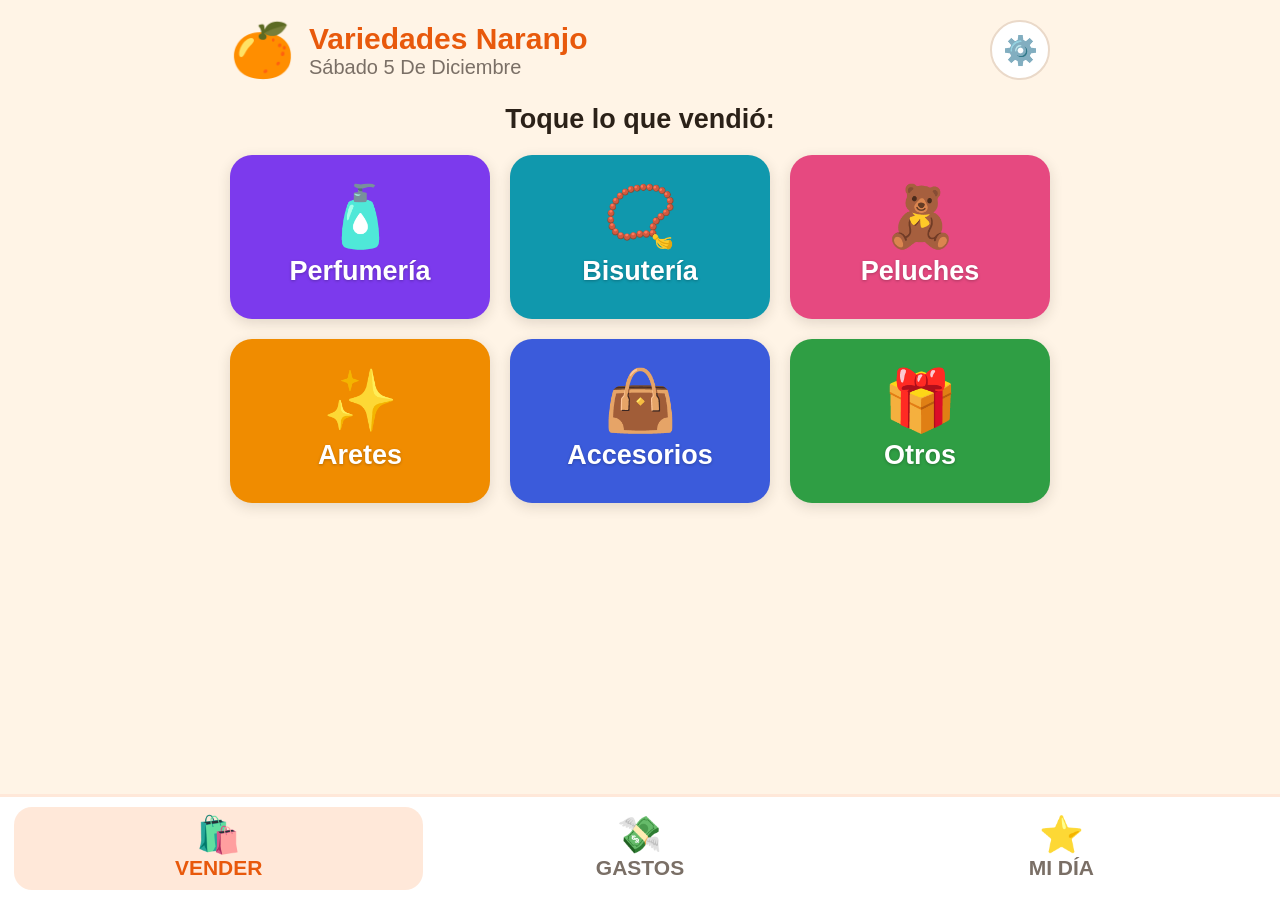
<file: index.html>
<!DOCTYPE html>
<html lang="es">
<head>
  <meta charset="UTF-8">
  <meta name="viewport" content="width=device-width, initial-scale=1.0, maximum-scale=1.0, user-scalable=no">
  <meta name="theme-color" content="#E8590C">
  <meta name="description" content="Contabilidad simple para Variedades Naranjo">
  <title>Variedades Naranjo</title>
  <link rel="manifest" href="manifest.json">
  <link rel="icon" href="iconos/icono-192.png">
  <link rel="apple-touch-icon" href="iconos/icono-192.png">
  <link rel="stylesheet" href="css/estilos.css">
</head>
<body>

  <!-- ============ PANTALLA: VENDER (inicio) ============ -->
  <section id="pantalla-ventas" class="pantalla activa">
    <header class="encabezado">
      <div class="encabezado-titulo">
        <span class="logo">🍊</span>
        <div>
          <h1 id="nombre-local">Variedades Naranjo</h1>
          <p id="fecha-hoy" class="fecha"></p>
        </div>
      </div>
      <button id="btn-admin" class="btn-engranaje" aria-label="Administración">⚙️</button>
    </header>

    <p class="instruccion">Toque lo que vendió:</p>

    <div id="grid-familias" class="grid-familias"></div>

    <div id="banner-ultima" class="banner-ultima oculto">
      <div class="banner-texto">
        <span class="banner-etiqueta">Última venta:</span>
        <span id="banner-detalle"></span>
      </div>
      <button id="btn-deshacer" class="btn-deshacer">Me equivoqué ↩</button>
    </div>

    <nav class="barra-nav">
      <button class="nav-btn nav-activo" data-ir="ventas"><span>🛍️</span>VENDER</button>
      <button class="nav-btn" data-ir="gastos"><span>💸</span>GASTOS</button>
      <button class="nav-btn" data-ir="midia"><span>⭐</span>MI DÍA</button>
    </nav>
  </section>

  <!-- ============ PANTALLA: GASTOS ============ -->
  <section id="pantalla-gastos" class="pantalla">
    <header class="encabezado">
      <div class="encabezado-titulo">
        <span class="logo">💸</span>
        <div>
          <h1>Gastos</h1>
          <p class="fecha">¿Qué pagó o compró?</p>
        </div>
      </div>
    </header>

    <div class="grid-familias grid-gastos" id="grid-gastos"></div>

    <nav class="barra-nav">
      <button class="nav-btn" data-ir="ventas"><span>🛍️</span>VENDER</button>
      <button class="nav-btn nav-activo" data-ir="gastos"><span>💸</span>GASTOS</button>
      <button class="nav-btn" data-ir="midia"><span>⭐</span>MI DÍA</button>
    </nav>
  </section>

  <!-- ============ PANTALLA: ELEGIR FAMILIA PARA MERCANCÍA ============ -->
  <section id="pantalla-familia-gasto" class="pantalla">
    <header class="encabezado">
      <div class="encabezado-titulo">
        <span class="logo">📦</span>
        <div>
          <h1>Mercancía</h1>
          <p class="fecha">¿De qué familia es la mercancía?</p>
        </div>
      </div>
    </header>
    <div id="grid-familia-gasto" class="grid-familias"></div>
    <button class="btn-grande btn-cancelar" data-ir="gastos">⬅ Volver</button>
  </section>

  <!-- ============ PANTALLA: TECLADO ============ -->
  <section id="pantalla-teclado" class="pantalla">
    <div class="teclado-contexto" id="teclado-contexto"></div>
    <div class="teclado-valor">
      <p id="teclado-monto">$ 0</p>
      <p id="teclado-letras" class="teclado-letras">&nbsp;</p>
    </div>
    <div class="teclado-grid">
      <button class="tecla" data-tecla="1">1</button>
      <button class="tecla" data-tecla="2">2</button>
      <button class="tecla" data-tecla="3">3</button>
      <button class="tecla" data-tecla="4">4</button>
      <button class="tecla" data-tecla="5">5</button>
      <button class="tecla" data-tecla="6">6</button>
      <button class="tecla" data-tecla="7">7</button>
      <button class="tecla" data-tecla="8">8</button>
      <button class="tecla" data-tecla="9">9</button>
      <button class="tecla tecla-miles" data-tecla="000">.000</button>
      <button class="tecla" data-tecla="0">0</button>
      <button class="tecla tecla-borrar" data-tecla="borrar">⌫</button>
    </div>
    <div class="teclado-acciones">
      <button id="btn-teclado-cancelar" class="btn-grande btn-cancelar">✖ Cancelar</button>
      <button id="btn-teclado-guardar" class="btn-grande btn-guardar" disabled>✔ GUARDAR</button>
    </div>
  </section>

  <!-- ============ PANTALLA: MI DÍA ============ -->
  <section id="pantalla-midia" class="pantalla">
    <header class="encabezado">
      <div class="encabezado-titulo">
        <span class="logo">⭐</span>
        <div>
          <h1>Mi día</h1>
          <p id="midia-fecha" class="fecha"></p>
        </div>
      </div>
    </header>

    <div id="midia-contenido" class="midia-contenido"></div>

    <nav class="barra-nav">
      <button class="nav-btn" data-ir="ventas"><span>🛍️</span>VENDER</button>
      <button class="nav-btn" data-ir="gastos"><span>💸</span>GASTOS</button>
      <button class="nav-btn nav-activo" data-ir="midia"><span>⭐</span>MI DÍA</button>
    </nav>
  </section>

  <!-- ============ PANTALLA: CLAVE ============ -->
  <section id="pantalla-clave" class="pantalla">
    <header class="encabezado">
      <div class="encabezado-titulo">
        <span class="logo">🔒</span>
        <div>
          <h1>Administración</h1>
          <p class="fecha">Escriba la clave</p>
        </div>
      </div>
    </header>
    <div class="clave-puntos" id="clave-puntos">
      <span class="punto"></span><span class="punto"></span><span class="punto"></span><span class="punto"></span>
    </div>
    <p id="clave-error" class="clave-error">&nbsp;</p>
    <div class="teclado-grid teclado-clave">
      <button class="tecla" data-clave="1">1</button>
      <button class="tecla" data-clave="2">2</button>
      <button class="tecla" data-clave="3">3</button>
      <button class="tecla" data-clave="4">4</button>
      <button class="tecla" data-clave="5">5</button>
      <button class="tecla" data-clave="6">6</button>
      <button class="tecla" data-clave="7">7</button>
      <button class="tecla" data-clave="8">8</button>
      <button class="tecla" data-clave="9">9</button>
      <button class="tecla tecla-borrar" data-clave="cancelar">✖</button>
      <button class="tecla" data-clave="0">0</button>
      <button class="tecla tecla-borrar" data-clave="borrar">⌫</button>
    </div>
  </section>

  <!-- ============ PANTALLA: ADMINISTRACIÓN ============ -->
  <section id="pantalla-admin" class="pantalla">
    <header class="encabezado encabezado-admin">
      <button id="btn-admin-salir" class="btn-volver">⬅ Salir</button>
      <h1>Administración</h1>
    </header>
    <div class="admin-tabs">
      <button class="tab tab-activo" data-tab="reportes">📊 Reportes</button>
      <button class="tab" data-tab="familias">🏷️ Familias</button>
      <button class="tab" data-tab="movimientos">📋 Registros</button>
      <button class="tab" data-tab="respaldo">💾 Respaldo</button>
      <button class="tab" data-tab="ajustes">⚙️ Ajustes</button>
    </div>
    <div id="admin-contenido" class="admin-contenido"></div>
  </section>

  <!-- ============ CONFIRMACIÓN ============ -->
  <div id="overlay-confirmacion" class="overlay-confirmacion oculto">
    <div class="confirmacion-caja">
      <div class="confirmacion-check">✔</div>
      <h2 id="confirmacion-titulo">¡Venta guardada!</h2>
      <p id="confirmacion-detalle"></p>
      <p id="confirmacion-monto"></p>
      <p id="confirmacion-letras"></p>
    </div>
  </div>

  <!-- ============ MODAL GENÉRICO ============ -->
  <div id="modal" class="modal-fondo oculto">
    <div class="modal-caja" id="modal-caja"></div>
  </div>

  <input type="file" id="input-restaurar" accept=".json,application/json" class="oculto">

  <script src="js/app.js"></script>
</body>
</html>
</file>
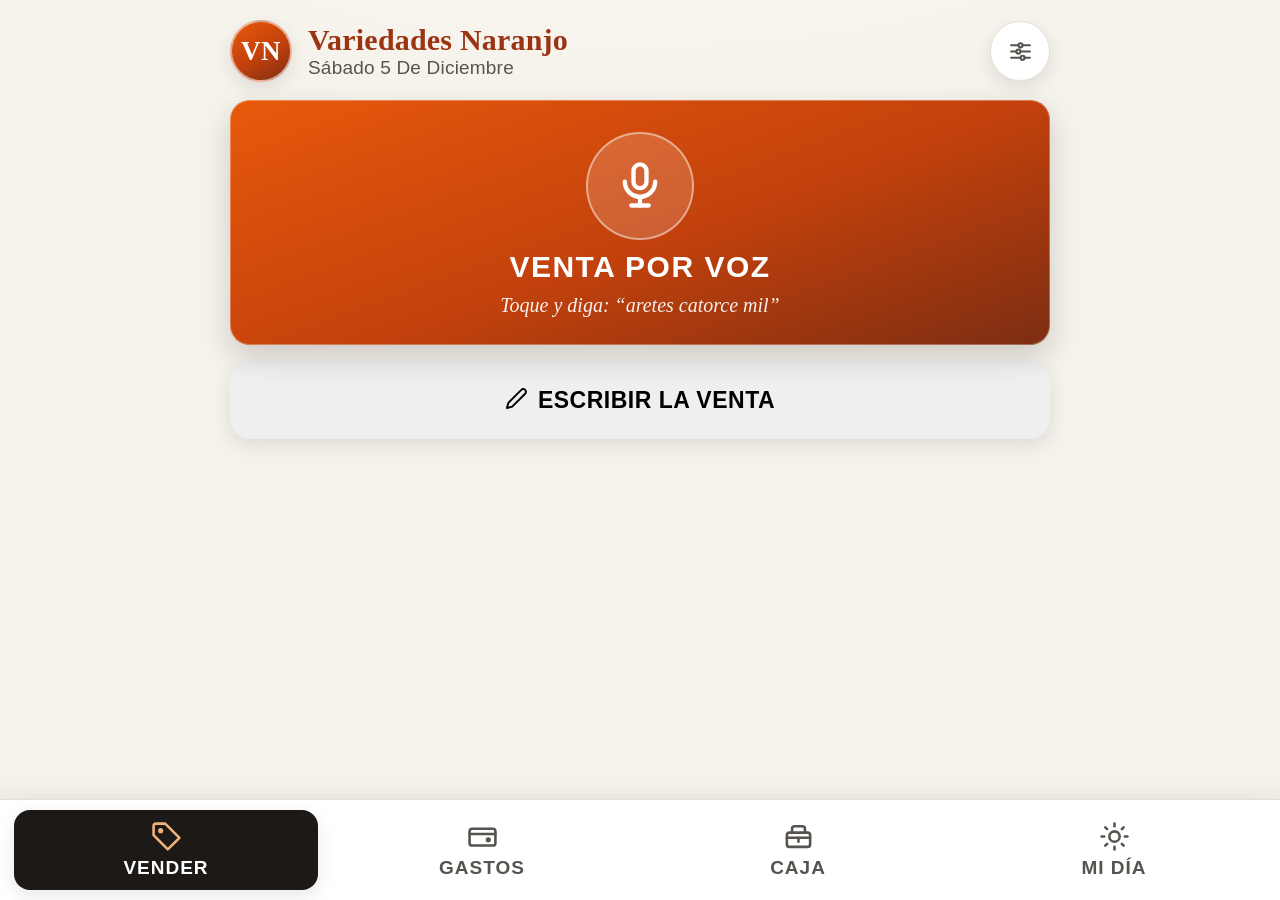
<file: variedades-naranjo/index.html>
<!DOCTYPE html>
<html lang="es">
<head>
  <meta charset="UTF-8">
  <meta name="viewport" content="width=device-width, initial-scale=1.0, maximum-scale=1.0, user-scalable=no">
  <meta name="theme-color" content="#1C1917">
  <meta name="description" content="Contabilidad simple para Variedades Naranjo">
  <title>Variedades Naranjo</title>
  <link rel="manifest" href="manifest.json">
  <link rel="icon" href="iconos/icono-192.png">
  <link rel="apple-touch-icon" href="iconos/icono-192.png">
  <link rel="stylesheet" href="css/estilos.css">
</head>
<body>

  <!-- ============ PANTALLA: VENDER (inicio) ============ -->
  <section id="pantalla-ventas" class="pantalla activa">
    <header class="encabezado">
      <div class="encabezado-titulo">
        <span class="logo-marca">VN</span>
        <div>
          <h1 id="nombre-local">Variedades Naranjo</h1>
          <p id="fecha-hoy" class="fecha"></p>
        </div>
      </div>
      <button id="btn-admin" class="btn-engranaje" aria-label="Administración" data-svg="ajustes"></button>
    </header>

    <div id="banner-ultima" class="banner-ultima oculto">
      <div class="banner-texto">
        <span class="banner-etiqueta">Última venta</span>
        <span id="banner-detalle"></span>
      </div>
      <button id="btn-deshacer" class="btn-deshacer"><span data-svg="deshacer"></span> Me equivoqué</button>
    </div>

    <button id="btn-voz" class="btn-voz">
      <span class="voz-circulo" data-svg="microfono"></span>
      <span class="voz-titulo">VENTA POR VOZ</span>
      <span class="voz-sub">Toque y diga: “aretes catorce mil”</span>
    </button>

    <button id="btn-escribir" class="btn-grande btn-escribir"><span data-svg="lapiz"></span> ESCRIBIR LA VENTA</button>

    <p class="instruccion" id="titulo-rapidos">Lo que más vende</p>
    <div id="grid-rapidos" class="grid-familias grid-rapidos"></div>

    <nav class="barra-nav">
      <button class="nav-btn nav-activo" data-ir="ventas"><span class="nav-ico" data-svg="etiqueta"></span>VENDER</button>
      <button class="nav-btn" data-ir="gastos"><span class="nav-ico" data-svg="billetera"></span>GASTOS</button>
      <button class="nav-btn" data-ir="caja"><span class="nav-ico" data-svg="cofre"></span>CAJA</button>
      <button class="nav-btn" data-ir="midia"><span class="nav-ico" data-svg="sol"></span>MI DÍA</button>
    </nav>
  </section>

  <!-- ============ PANTALLA: VENTA POR VOZ / ESCRITA ============ -->
  <section id="pantalla-voz" class="pantalla">
    <header class="encabezado">
      <div class="encabezado-titulo">
        <span class="logo-icono" data-svg="microfono"></span>
        <div>
          <h1>Registrar venta</h1>
          <p class="fecha" id="voz-estado">Diga el producto y el valor</p>
        </div>
      </div>
    </header>

    <div id="voz-escucha" class="voz-escucha oculto">
      <div class="voz-onda" data-svg="microfono"></div>
      <p class="voz-grande">Escuchando…</p>
      <p class="voz-ejemplo">“aretes catorce mil”</p>
    </div>

    <div id="voz-manual" class="voz-manual">
      <p class="voz-ayuda">Escriba o toque el micrófono <b>🎙 del teclado</b> y diga el producto y el valor:</p>
      <input id="voz-texto" class="voz-input" type="text" autocomplete="off"
        placeholder="aretes 14.000" enterkeyhint="done">
      <button id="btn-voz-ok" class="btn-grande btn-guardar"><span data-svg="check"></span> LISTO</button>
    </div>

    <p id="voz-error" class="clave-error">&nbsp;</p>
    <button class="btn-grande btn-cancelar btn-volver-grande" data-ir="ventas"><span data-svg="atras"></span> Volver</button>
  </section>

  <!-- ============ PANTALLA: CONFIRMAR VENTA ============ -->
  <section id="pantalla-confirmar" class="pantalla">
    <div class="confirmar-caja">
      <p class="confirmar-pregunta">¿Es correcta esta venta?</p>
      <div id="confirmar-insignia" class="confirmar-insignia"></div>
      <p id="confirmar-producto" class="confirmar-producto"></p>
      <p id="confirmar-categoria" class="confirmar-categoria"></p>
      <p id="confirmar-monto" class="confirmar-monto"></p>
      <p id="confirmar-letras" class="confirmar-letras"></p>
    </div>
    <div class="confirmar-acciones">
      <button id="btn-confirmar-si" class="btn-grande btn-guardar"><span data-svg="check"></span> SÍ, GUARDAR</button>
      <div class="confirmar-fila">
        <button id="btn-confirmar-repetir" class="btn-grande btn-cancelar"><span data-svg="microfono"></span> Repetir</button>
        <button id="btn-confirmar-corregir" class="btn-grande btn-cancelar"><span data-svg="lapiz"></span> Corregir valor</button>
      </div>
      <button class="btn-grande btn-cancelar" data-ir="ventas"><span data-svg="cerrar"></span> Cancelar</button>
    </div>
  </section>

  <!-- ============ PANTALLA: GASTOS ============ -->
  <section id="pantalla-gastos" class="pantalla">
    <header class="encabezado">
      <div class="encabezado-titulo">
        <span class="logo-icono" data-svg="billetera"></span>
        <div>
          <h1>Gastos</h1>
          <p class="fecha">¿Qué pagó o compró?</p>
        </div>
      </div>
    </header>

    <div class="grid-familias grid-gastos" id="grid-gastos"></div>

    <nav class="barra-nav">
      <button class="nav-btn" data-ir="ventas"><span class="nav-ico" data-svg="etiqueta"></span>VENDER</button>
      <button class="nav-btn nav-activo" data-ir="gastos"><span class="nav-ico" data-svg="billetera"></span>GASTOS</button>
      <button class="nav-btn" data-ir="caja"><span class="nav-ico" data-svg="cofre"></span>CAJA</button>
      <button class="nav-btn" data-ir="midia"><span class="nav-ico" data-svg="sol"></span>MI DÍA</button>
    </nav>
  </section>

  <!-- ============ PANTALLA: CATEGORÍA PARA MERCANCÍA ============ -->
  <section id="pantalla-familia-gasto" class="pantalla">
    <header class="encabezado">
      <div class="encabezado-titulo">
        <span class="logo-icono" data-svg="caja"></span>
        <div>
          <h1>Mercancía</h1>
          <p class="fecha">¿De qué categoría es la compra?</p>
        </div>
      </div>
    </header>
    <div id="grid-familia-gasto" class="grid-familias"></div>
    <button class="btn-grande btn-cancelar btn-volver-grande" data-ir="gastos"><span data-svg="atras"></span> Volver</button>
  </section>

  <!-- ============ PANTALLA: TECLADO ============ -->
  <section id="pantalla-teclado" class="pantalla">
    <div class="teclado-contexto" id="teclado-contexto"></div>
    <div class="teclado-valor">
      <p id="teclado-monto">$ 0</p>
      <p id="teclado-letras" class="teclado-letras">&nbsp;</p>
    </div>
    <div class="teclado-grid">
      <button class="tecla" data-tecla="1">1</button>
      <button class="tecla" data-tecla="2">2</button>
      <button class="tecla" data-tecla="3">3</button>
      <button class="tecla" data-tecla="4">4</button>
      <button class="tecla" data-tecla="5">5</button>
      <button class="tecla" data-tecla="6">6</button>
      <button class="tecla" data-tecla="7">7</button>
      <button class="tecla" data-tecla="8">8</button>
      <button class="tecla" data-tecla="9">9</button>
      <button class="tecla tecla-miles" data-tecla="000">.000</button>
      <button class="tecla" data-tecla="0">0</button>
      <button class="tecla tecla-borrar" data-tecla="borrar" aria-label="Borrar"><span data-svg="borrartecla"></span></button>
    </div>
    <div class="teclado-acciones">
      <button id="btn-teclado-cancelar" class="btn-grande btn-cancelar">Cancelar</button>
      <button id="btn-teclado-guardar" class="btn-grande btn-guardar" disabled><span data-svg="check"></span> GUARDAR</button>
    </div>
  </section>

  <!-- ============ PANTALLA: CAJA ============ -->
  <section id="pantalla-caja" class="pantalla">
    <header class="encabezado">
      <div class="encabezado-titulo">
        <span class="logo-icono" data-svg="cofre"></span>
        <div>
          <h1>Caja</h1>
          <p id="caja-fecha" class="fecha"></p>
        </div>
      </div>
    </header>

    <div id="caja-contenido" class="midia-contenido"></div>

    <nav class="barra-nav">
      <button class="nav-btn" data-ir="ventas"><span class="nav-ico" data-svg="etiqueta"></span>VENDER</button>
      <button class="nav-btn" data-ir="gastos"><span class="nav-ico" data-svg="billetera"></span>GASTOS</button>
      <button class="nav-btn nav-activo" data-ir="caja"><span class="nav-ico" data-svg="cofre"></span>CAJA</button>
      <button class="nav-btn" data-ir="midia"><span class="nav-ico" data-svg="sol"></span>MI DÍA</button>
    </nav>
  </section>

  <!-- ============ PANTALLA: MI DÍA ============ -->
  <section id="pantalla-midia" class="pantalla">
    <header class="encabezado">
      <div class="encabezado-titulo">
        <span class="logo-icono" data-svg="sol"></span>
        <div>
          <h1>Mi día</h1>
          <p id="midia-fecha" class="fecha"></p>
        </div>
      </div>
    </header>

    <div id="midia-contenido" class="midia-contenido"></div>

    <nav class="barra-nav">
      <button class="nav-btn" data-ir="ventas"><span class="nav-ico" data-svg="etiqueta"></span>VENDER</button>
      <button class="nav-btn" data-ir="gastos"><span class="nav-ico" data-svg="billetera"></span>GASTOS</button>
      <button class="nav-btn" data-ir="caja"><span class="nav-ico" data-svg="cofre"></span>CAJA</button>
      <button class="nav-btn nav-activo" data-ir="midia"><span class="nav-ico" data-svg="sol"></span>MI DÍA</button>
    </nav>
  </section>

  <!-- ============ PANTALLA: CLAVE ============ -->
  <section id="pantalla-clave" class="pantalla">
    <header class="encabezado">
      <div class="encabezado-titulo">
        <span class="logo-icono" data-svg="candado"></span>
        <div>
          <h1>Administración</h1>
          <p class="fecha">Escriba la clave</p>
        </div>
      </div>
    </header>
    <div class="clave-puntos" id="clave-puntos">
      <span class="punto"></span><span class="punto"></span><span class="punto"></span><span class="punto"></span>
    </div>
    <p id="clave-error" class="clave-error">&nbsp;</p>
    <div class="teclado-grid teclado-clave">
      <button class="tecla" data-clave="1">1</button>
      <button class="tecla" data-clave="2">2</button>
      <button class="tecla" data-clave="3">3</button>
      <button class="tecla" data-clave="4">4</button>
      <button class="tecla" data-clave="5">5</button>
      <button class="tecla" data-clave="6">6</button>
      <button class="tecla" data-clave="7">7</button>
      <button class="tecla" data-clave="8">8</button>
      <button class="tecla" data-clave="9">9</button>
      <button class="tecla tecla-borrar" data-clave="cancelar" aria-label="Cancelar"><span data-svg="cerrar"></span></button>
      <button class="tecla" data-clave="0">0</button>
      <button class="tecla tecla-borrar" data-clave="borrar" aria-label="Borrar"><span data-svg="borrartecla"></span></button>
    </div>
  </section>

  <!-- ============ PANTALLA: ADMINISTRACIÓN ============ -->
  <section id="pantalla-admin" class="pantalla">
    <header class="encabezado encabezado-admin">
      <button id="btn-admin-salir" class="btn-volver"><span data-svg="atras"></span> Salir</button>
      <h1>Administración</h1>
    </header>
    <div class="admin-tabs">
      <button class="tab tab-activo" data-tab="reportes"><span data-svg="grafica"></span>Reportes</button>
      <button class="tab" data-tab="productos"><span data-svg="etiqueta"></span>Productos</button>
      <button class="tab" data-tab="familias"><span data-svg="caja"></span>Categorías</button>
      <button class="tab" data-tab="cierres"><span data-svg="cofre"></span>Caja</button>
      <button class="tab" data-tab="movimientos"><span data-svg="documento"></span>Registros</button>
      <button class="tab" data-tab="respaldo"><span data-svg="subir"></span>Respaldo</button>
      <button class="tab" data-tab="ajustes"><span data-svg="ajustes"></span>Ajustes</button>
    </div>
    <div id="admin-contenido" class="admin-contenido"></div>
  </section>

  <!-- ============ CONFIRMACIÓN ============ -->
  <div id="overlay-confirmacion" class="overlay-confirmacion oculto">
    <div class="confirmacion-caja">
      <div class="confirmacion-check" data-svg="check"></div>
      <h2 id="confirmacion-titulo">¡Venta guardada!</h2>
      <p id="confirmacion-detalle"></p>
      <p id="confirmacion-monto"></p>
      <p id="confirmacion-letras"></p>
    </div>
  </div>

  <!-- ============ MODAL GENÉRICO ============ -->
  <div id="modal" class="modal-fondo oculto">
    <div class="modal-caja" id="modal-caja"></div>
  </div>

  <input type="file" id="input-restaurar" accept=".json,application/json" class="oculto">

  <script src="js/app.js"></script>
</body>
</html>
</file>
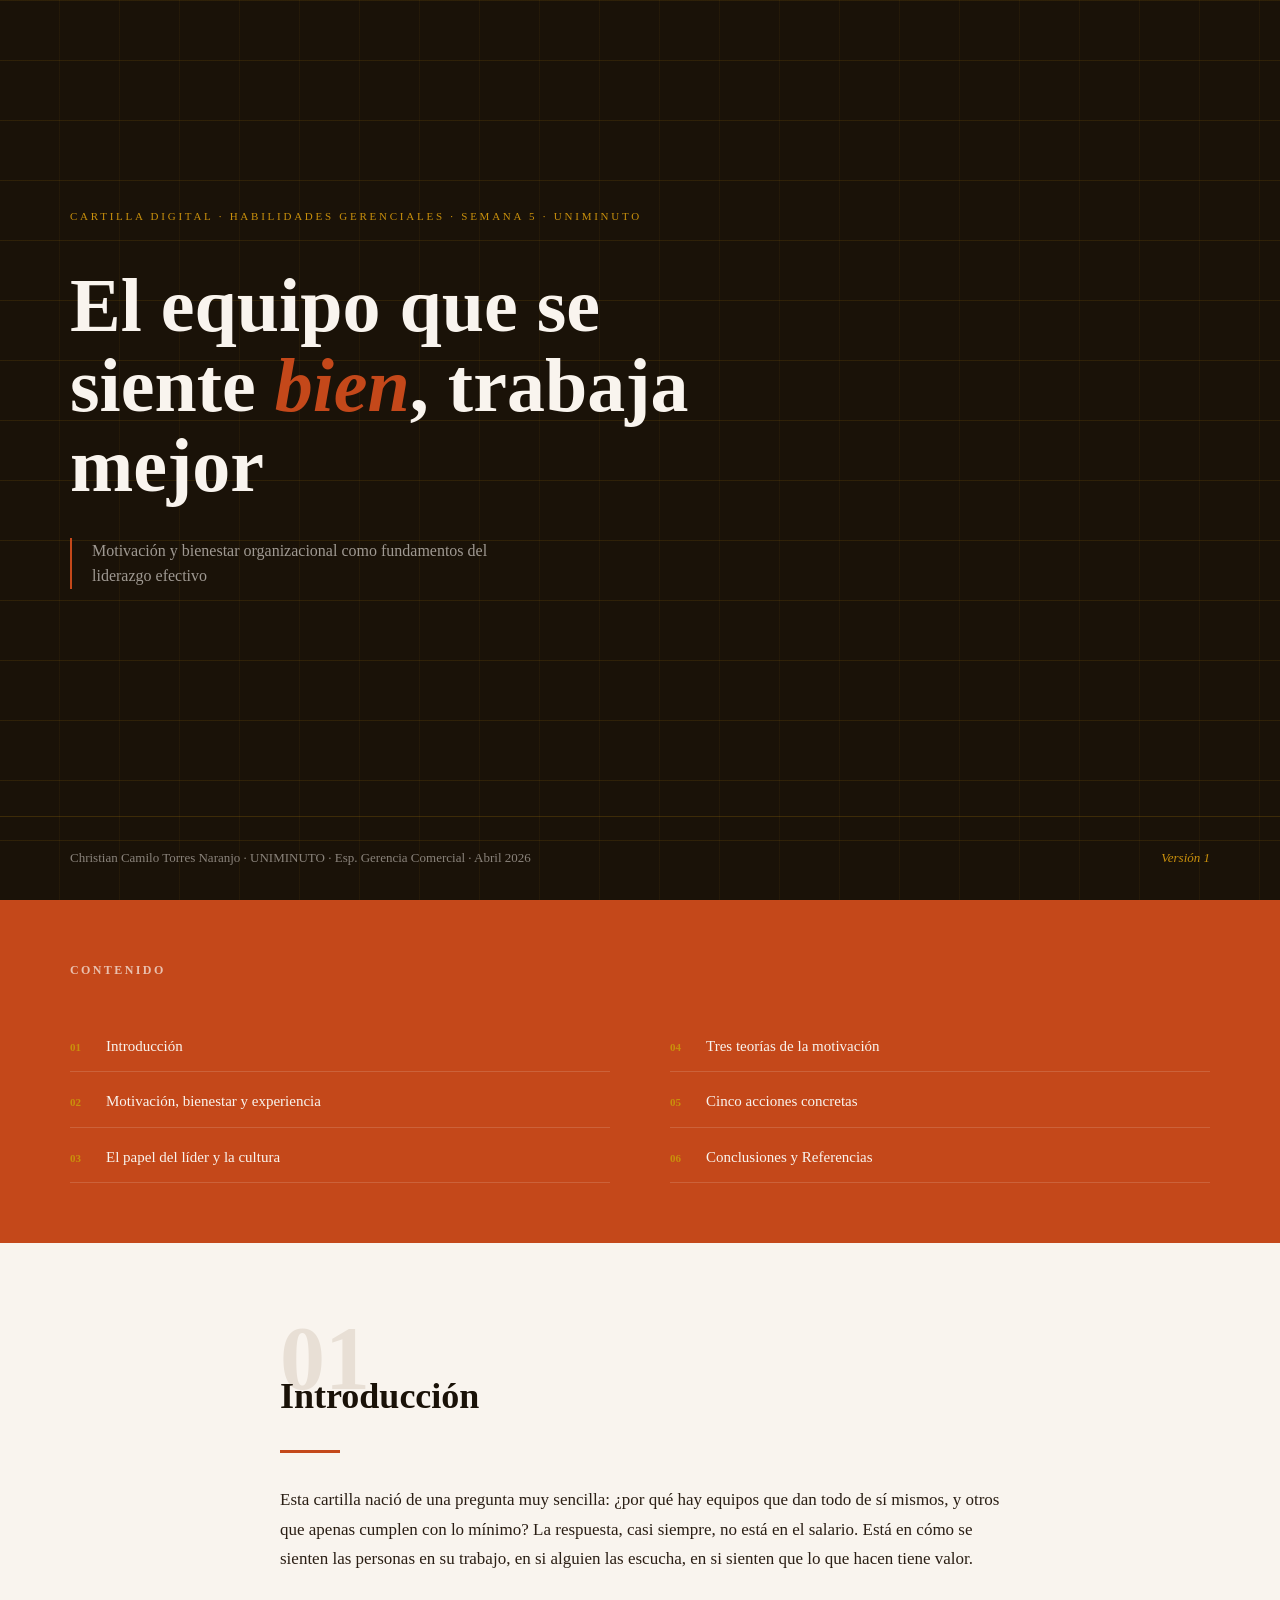
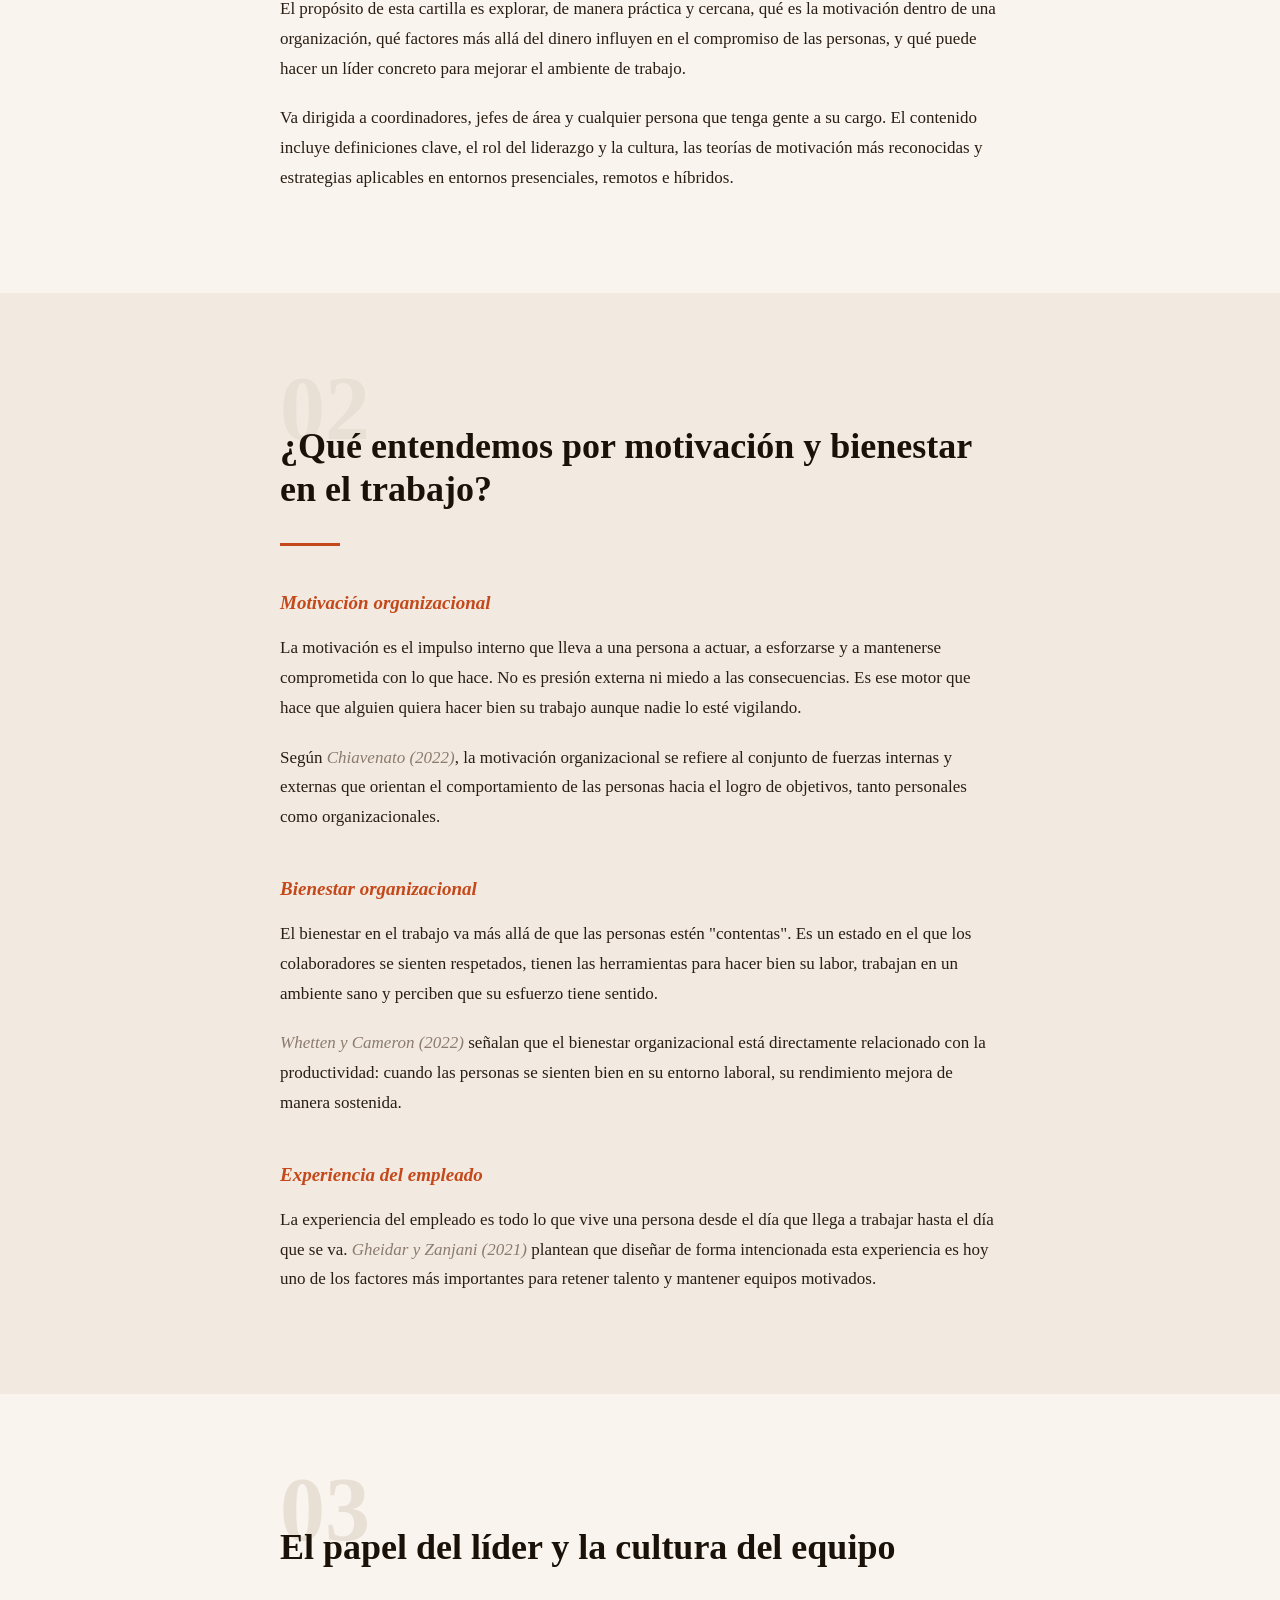
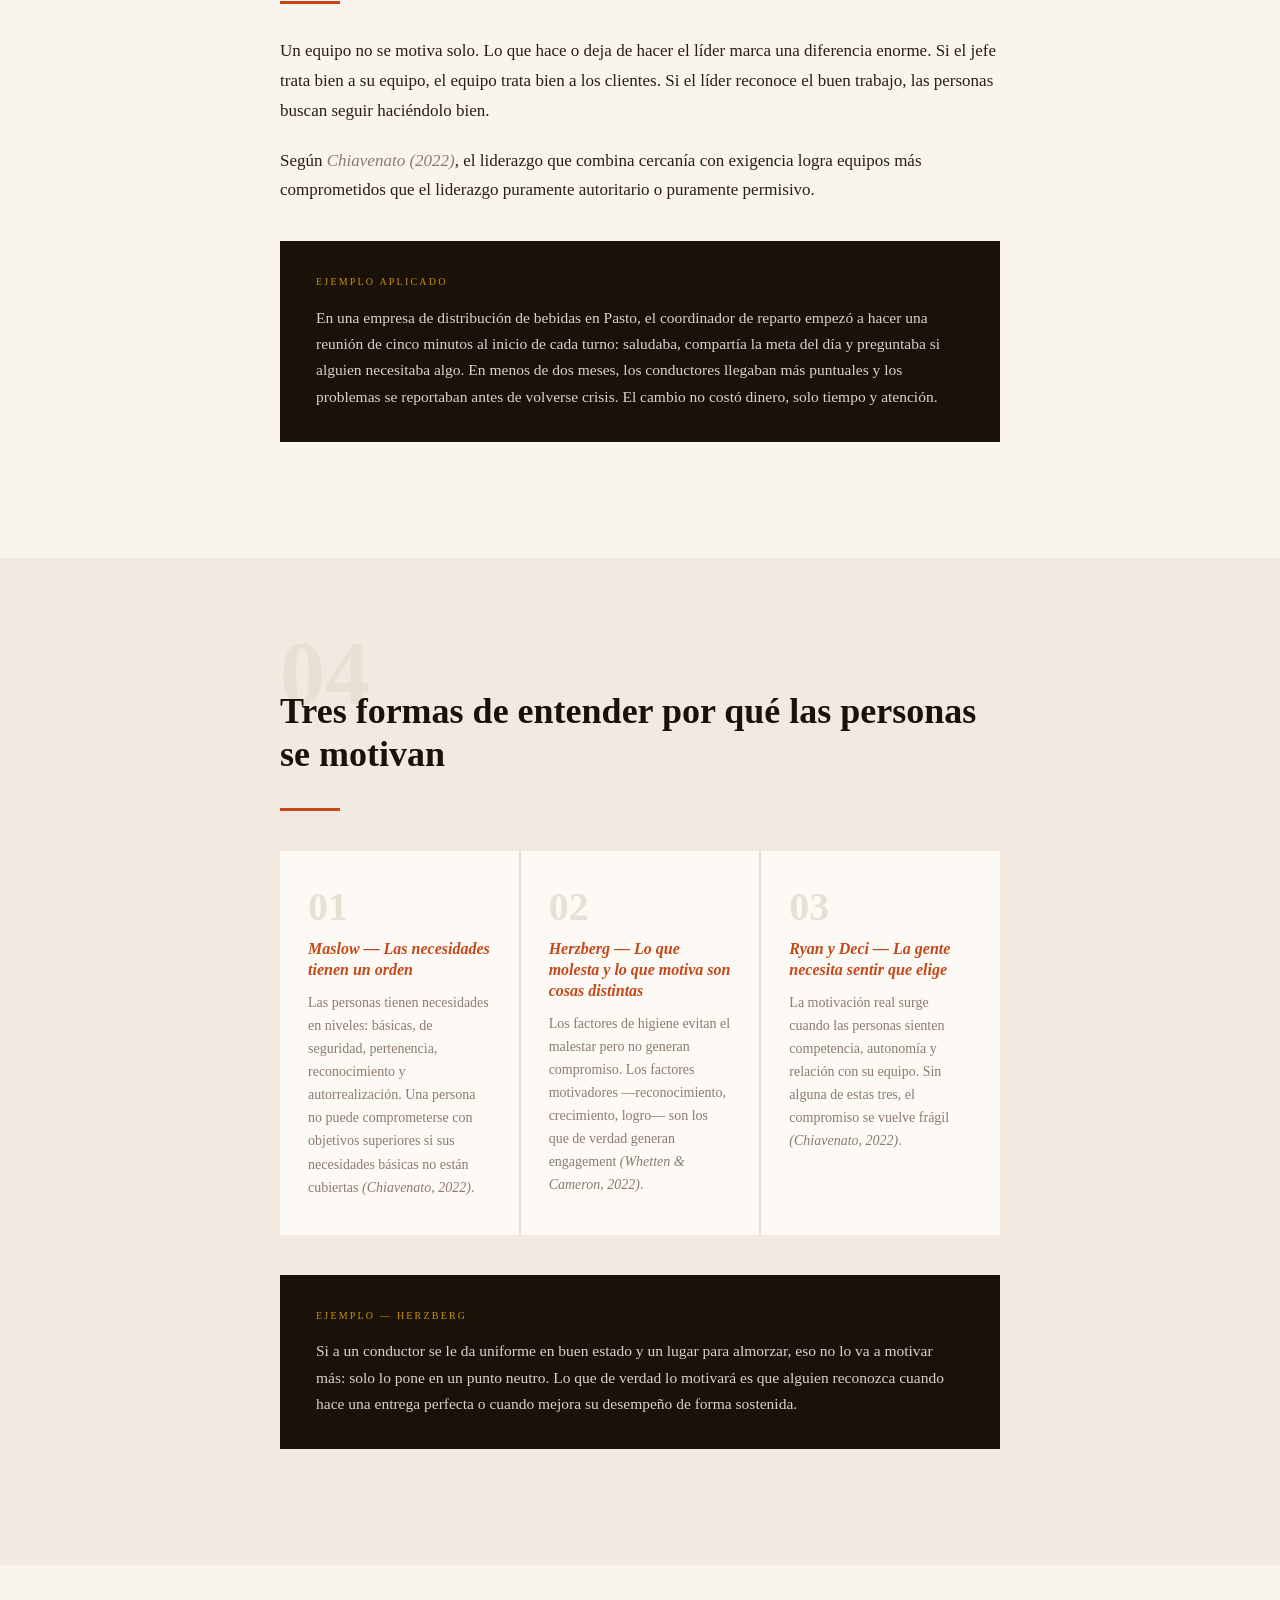
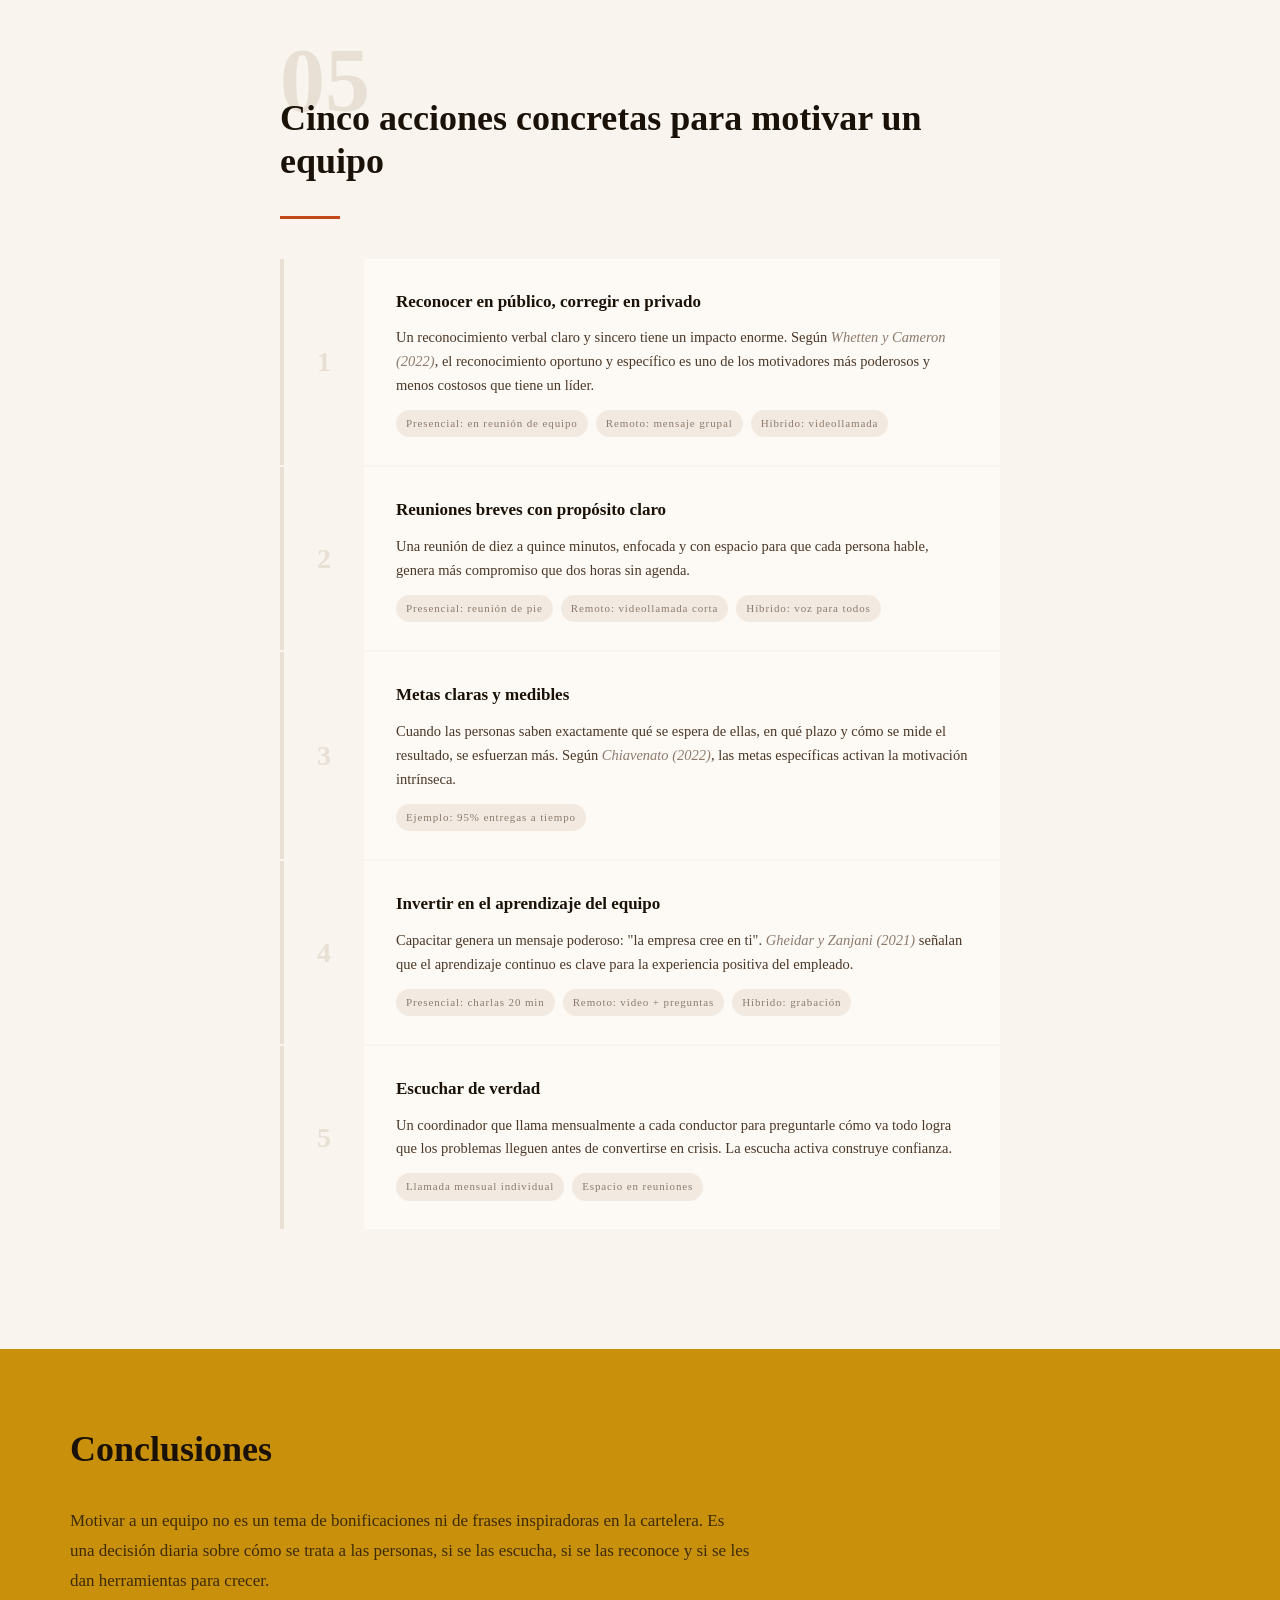
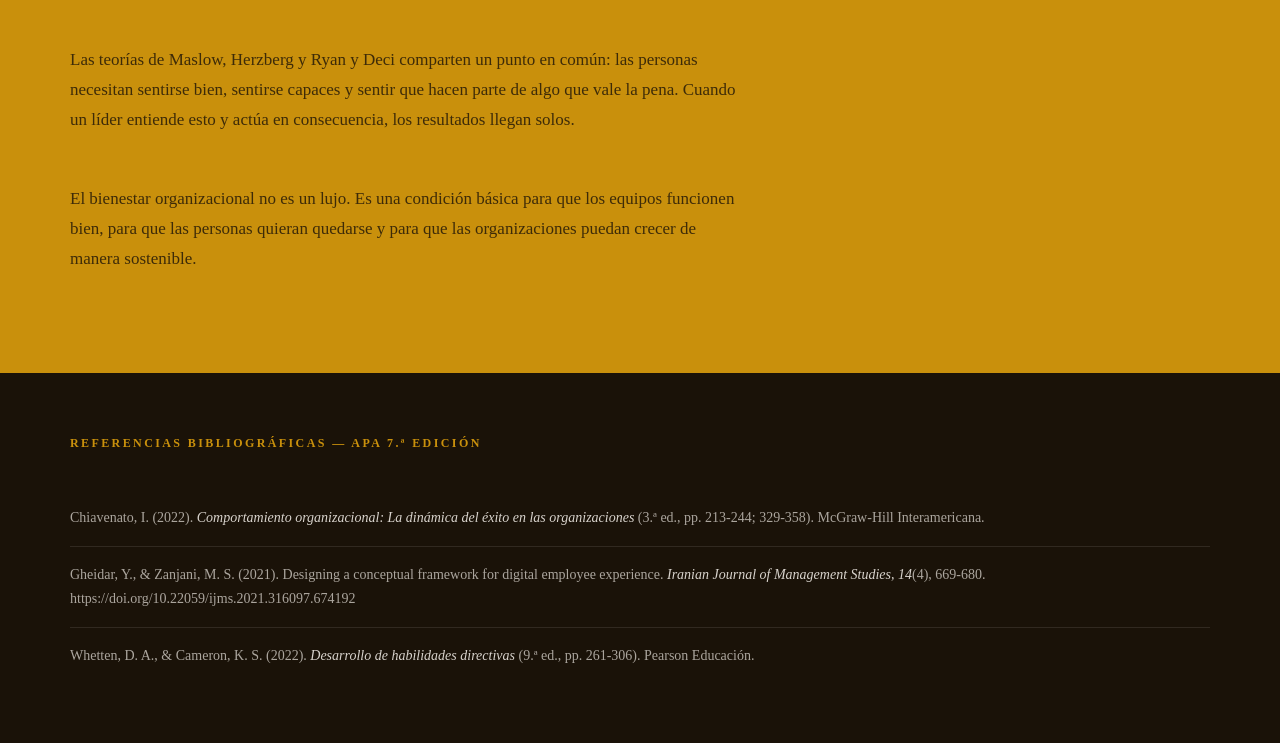
<file: Cartilla1_ElEquipoQueSeSienteBien.html>
<!DOCTYPE html>
<html lang="es">
<head>
<meta charset="UTF-8">
<meta name="viewport" content="width=device-width, initial-scale=1.0">
<title>El equipo que se siente bien, trabaja mejor</title>
<style>
  :root {
    --cream: #F9F4EE;
    --ink: #1A1208;
    --rust: #C4481A;
    --gold: #C9900C;
    --taupe: #8C7B6E;
    --light-taupe: #E8DFD5;
    --section-bg: #F2EAE0;
    --warm-white: #FDF9F4;
  }

  * { margin: 0; padding: 0; box-sizing: border-box; }

  body {
    background: var(--cream);
    color: var(--ink);
    font-family: Georgia, 'Times New Roman', serif;
    font-size: 17px;
    line-height: 1.75;
  }

  /* COVER */
  .cover {
    min-height: 100vh;
    background: var(--ink);
    display: grid;
    grid-template-rows: 1fr auto;
    position: relative;
    overflow: hidden;
  }

  .cover-pattern {
    position: absolute;
    inset: 0;
    background-image:
      repeating-linear-gradient(0deg, transparent, transparent 59px, rgba(201,144,12,0.12) 59px, rgba(201,144,12,0.12) 60px),
      repeating-linear-gradient(90deg, transparent, transparent 59px, rgba(201,144,12,0.06) 59px, rgba(201,144,12,0.06) 60px);
  }

  .cover-content {
    display: flex;
    flex-direction: column;
    justify-content: center;
    padding: 80px 70px;
    position: relative;
    z-index: 1;
  }

  .cover-label {
    font-size: 11px;
    letter-spacing: 0.25em;
    text-transform: uppercase;
    color: var(--gold);
    margin-bottom: 40px;
    font-family: Georgia, serif;
  }

  .cover-title {
    font-size: clamp(38px, 6vw, 76px);
    font-weight: bold;
    color: var(--cream);
    line-height: 1.05;
    max-width: 680px;
    margin-bottom: 32px;
    font-family: Georgia, serif;
  }

  .cover-title span { color: var(--rust); font-style: italic; }

  .cover-subtitle {
    font-size: 16px;
    color: rgba(249,244,238,0.6);
    max-width: 460px;
    line-height: 1.6;
    border-left: 2px solid var(--rust);
    padding-left: 20px;
  }

  .cover-footer {
    padding: 30px 70px;
    border-top: 1px solid rgba(201,144,12,0.2);
    display: flex;
    justify-content: space-between;
    align-items: center;
    position: relative;
    z-index: 1;
  }

  .cover-footer-left { font-size: 13px; color: rgba(249,244,238,0.5); }
  .cover-footer-right { font-size: 13px; color: var(--gold); font-style: italic; }

  /* TOC */
  .toc { background: var(--rust); padding: 60px 70px; color: var(--cream); }
  .toc h2 { font-size: 12px; letter-spacing: 0.2em; text-transform: uppercase; margin-bottom: 40px; opacity: 0.7; }
  .toc-grid { display: grid; grid-template-columns: 1fr 1fr; gap: 4px 60px; }
  .toc-item { display: flex; align-items: baseline; gap: 12px; padding: 12px 0; border-bottom: 1px solid rgba(249,244,238,0.15); font-size: 15px; }
  .toc-num { font-size: 11px; font-weight: bold; color: var(--gold); min-width: 24px; }

  /* SECTIONS */
  .section { padding: 80px 70px; max-width: 860px; margin: 0 auto; }
  .section-alt { background: var(--section-bg); max-width: 100%; padding: 80px 0; }
  .section-alt .inner { max-width: 860px; margin: 0 auto; padding: 0 70px; }

  .section-number {
    font-size: 90px;
    font-weight: bold;
    color: var(--light-taupe);
    line-height: 0.8;
    margin-bottom: -20px;
    display: block;
    user-select: none;
    font-family: Georgia, serif;
  }

  h2.section-title {
    font-size: clamp(24px, 3vw, 36px);
    font-weight: bold;
    color: var(--ink);
    line-height: 1.2;
    margin-bottom: 32px;
    font-family: Georgia, serif;
  }

  h3.sub-title {
    font-size: 19px;
    font-weight: bold;
    color: var(--rust);
    margin: 40px 0 14px;
    font-style: italic;
    font-family: Georgia, serif;
  }

  p { margin-bottom: 20px; color: #2A1E14; }
  .cite { font-style: italic; color: var(--taupe); }

  .divider { width: 60px; height: 3px; background: var(--rust); margin: 32px 0; }

  /* PULLQUOTE */
  .pullquote { border-left: 4px solid var(--rust); padding: 24px 32px; margin: 40px 0; background: rgba(196,72,26,0.05); }
  .pullquote p { font-size: 19px; font-style: italic; color: var(--rust); line-height: 1.5; margin: 0; font-family: Georgia, serif; }

  /* EXAMPLE BOX */
  .example-box { background: var(--ink); color: var(--cream); padding: 32px 36px; margin: 36px 0; }
  .example-label { font-size: 10px; letter-spacing: 0.22em; text-transform: uppercase; color: var(--gold); margin-bottom: 14px; }
  .example-box p { color: rgba(249,244,238,0.85); font-size: 15.5px; margin: 0; line-height: 1.7; }

  /* THEORY GRID */
  .theory-grid { display: grid; grid-template-columns: repeat(3, 1fr); gap: 2px; margin: 40px 0; background: var(--light-taupe); }
  .theory-card { background: var(--warm-white); padding: 36px 28px; }
  .theory-num { font-size: 40px; font-weight: bold; color: var(--light-taupe); line-height: 1; margin-bottom: 12px; font-family: Georgia, serif; }
  .theory-name { font-size: 16px; font-weight: bold; color: var(--rust); font-style: italic; margin-bottom: 10px; line-height: 1.3; font-family: Georgia, serif; }
  .theory-card p { font-size: 14px; color: var(--taupe); line-height: 1.65; margin: 0; }

  /* STRATEGY LIST */
  .strategy-list { display: flex; flex-direction: column; gap: 2px; margin: 40px 0; }
  .strategy-card { display: grid; grid-template-columns: 80px 1fr; background: var(--warm-white); border-left: 4px solid var(--light-taupe); }
  .strategy-num-box { background: var(--cream); display: flex; align-items: center; justify-content: center; font-size: 28px; font-weight: bold; color: var(--light-taupe); font-family: Georgia, serif; }
  .strategy-body { padding: 28px 32px; }
  .strategy-body h4 { font-size: 17px; font-weight: bold; color: var(--ink); margin-bottom: 10px; font-family: Georgia, serif; }
  .strategy-body p { font-size: 14.5px; color: #4A3828; margin-bottom: 10px; line-height: 1.65; }

  .modalities { display: flex; flex-wrap: wrap; gap: 8px; margin-top: 12px; }
  .mod-tag { font-size: 11px; letter-spacing: 0.08em; background: var(--section-bg); color: var(--taupe); padding: 4px 10px; border-radius: 100px; }

  /* CONCLUSIONS */
  .conclusions { background: var(--gold); padding: 80px 70px; color: var(--ink); }
  .conclusions h2 { font-size: 36px; font-weight: bold; margin-bottom: 36px; line-height: 1.15; font-family: Georgia, serif; }
  .conclusions p { color: rgba(26,18,8,0.8); font-size: 17px; max-width: 680px; }

  /* REFERENCES */
  .references { background: var(--ink); padding: 60px 70px; color: var(--cream); }
  .references h2 { font-size: 12px; letter-spacing: 0.2em; text-transform: uppercase; color: var(--gold); margin-bottom: 36px; }
  .ref-item { font-size: 14px; color: rgba(249,244,238,0.65); padding: 16px 0; border-bottom: 1px solid rgba(249,244,238,0.1); line-height: 1.7; }
  .ref-item:last-child { border-bottom: none; }
  .ref-item em { color: rgba(249,244,238,0.85); }

  @media (max-width: 700px) {
    .cover-content, .toc, .section, .section-alt .inner, .conclusions, .references { padding-left: 24px; padding-right: 24px; }
    .theory-grid { grid-template-columns: 1fr; }
    .toc-grid { grid-template-columns: 1fr; }
    .strategy-card { grid-template-columns: 60px 1fr; }
    .cover-footer { flex-direction: column; gap: 10px; padding: 24px; }
  }
</style>
</head>
<body>

<section class="cover">
  <div class="cover-pattern"></div>
  <div class="cover-content">
    <div class="cover-label">Cartilla Digital &middot; Habilidades Gerenciales &middot; Semana 5 &middot; UNIMINUTO</div>
    <h1 class="cover-title">El equipo que se siente <span>bien</span>, trabaja mejor</h1>
    <p class="cover-subtitle">Motivación y bienestar organizacional como fundamentos del liderazgo efectivo</p>
  </div>
  <div class="cover-footer">
    <div class="cover-footer-left">Christian Camilo Torres Naranjo &middot; UNIMINUTO &middot; Esp. Gerencia Comercial &middot; Abril 2026</div>
    <div class="cover-footer-right">Versión 1</div>
  </div>
</section>

<section class="toc">
  <h2>Contenido</h2>
  <div class="toc-grid">
    <div class="toc-item"><span class="toc-num">01</span> Introducción</div>
    <div class="toc-item"><span class="toc-num">04</span> Tres teorías de la motivación</div>
    <div class="toc-item"><span class="toc-num">02</span> Motivación, bienestar y experiencia</div>
    <div class="toc-item"><span class="toc-num">05</span> Cinco acciones concretas</div>
    <div class="toc-item"><span class="toc-num">03</span> El papel del líder y la cultura</div>
    <div class="toc-item"><span class="toc-num">06</span> Conclusiones y Referencias</div>
  </div>
</section>

<section class="section">
  <span class="section-number">01</span>
  <h2 class="section-title">Introducción</h2>
  <div class="divider"></div>
  <p>Esta cartilla nació de una pregunta muy sencilla: ¿por qué hay equipos que dan todo de sí mismos, y otros que apenas cumplen con lo mínimo? La respuesta, casi siempre, no está en el salario. Está en cómo se sienten las personas en su trabajo, en si alguien las escucha, en si sienten que lo que hacen tiene valor.</p>
  <p>El propósito de esta cartilla es explorar, de manera práctica y cercana, qué es la motivación dentro de una organización, qué factores más allá del dinero influyen en el compromiso de las personas, y qué puede hacer un líder concreto para mejorar el ambiente de trabajo.</p>
  <p>Va dirigida a coordinadores, jefes de área y cualquier persona que tenga gente a su cargo. El contenido incluye definiciones clave, el rol del liderazgo y la cultura, las teorías de motivación más reconocidas y estrategias aplicables en entornos presenciales, remotos e híbridos.</p>
</section>

<section class="section-alt">
  <div class="inner">
    <span class="section-number">02</span>
    <h2 class="section-title">¿Qué entendemos por motivación y bienestar en el trabajo?</h2>
    <div class="divider"></div>

    <h3 class="sub-title">Motivación organizacional</h3>
    <p>La motivación es el impulso interno que lleva a una persona a actuar, a esforzarse y a mantenerse comprometida con lo que hace. No es presión externa ni miedo a las consecuencias. Es ese motor que hace que alguien quiera hacer bien su trabajo aunque nadie lo esté vigilando.</p>
    <p>Según <span class="cite">Chiavenato (2022)</span>, la motivación organizacional se refiere al conjunto de fuerzas internas y externas que orientan el comportamiento de las personas hacia el logro de objetivos, tanto personales como organizacionales.</p>

    <h3 class="sub-title">Bienestar organizacional</h3>
    <p>El bienestar en el trabajo va más allá de que las personas estén "contentas". Es un estado en el que los colaboradores se sienten respetados, tienen las herramientas para hacer bien su labor, trabajan en un ambiente sano y perciben que su esfuerzo tiene sentido.</p>
    <p><span class="cite">Whetten y Cameron (2022)</span> señalan que el bienestar organizacional está directamente relacionado con la productividad: cuando las personas se sienten bien en su entorno laboral, su rendimiento mejora de manera sostenida.</p>

    <h3 class="sub-title">Experiencia del empleado</h3>
    <p>La experiencia del empleado es todo lo que vive una persona desde el día que llega a trabajar hasta el día que se va. <span class="cite">Gheidar y Zanjani (2021)</span> plantean que diseñar de forma intencionada esta experiencia es hoy uno de los factores más importantes para retener talento y mantener equipos motivados.</p>
  </div>
</section>

<section class="section">
  <span class="section-number">03</span>
  <h2 class="section-title">El papel del líder y la cultura del equipo</h2>
  <div class="divider"></div>
  <p>Un equipo no se motiva solo. Lo que hace o deja de hacer el líder marca una diferencia enorme. Si el jefe trata bien a su equipo, el equipo trata bien a los clientes. Si el líder reconoce el buen trabajo, las personas buscan seguir haciéndolo bien.</p>
  <p>Según <span class="cite">Chiavenato (2022)</span>, el liderazgo que combina cercanía con exigencia logra equipos más comprometidos que el liderazgo puramente autoritario o puramente permisivo.</p>

  <div class="example-box">
    <div class="example-label">Ejemplo aplicado</div>
    <p>En una empresa de distribución de bebidas en Pasto, el coordinador de reparto empezó a hacer una reunión de cinco minutos al inicio de cada turno: saludaba, compartía la meta del día y preguntaba si alguien necesitaba algo. En menos de dos meses, los conductores llegaban más puntuales y los problemas se reportaban antes de volverse crisis. El cambio no costó dinero, solo tiempo y atención.</p>
  </div>
</section>

<section class="section-alt">
  <div class="inner">
    <span class="section-number">04</span>
    <h2 class="section-title">Tres formas de entender por qué las personas se motivan</h2>
    <div class="divider"></div>

    <div class="theory-grid">
      <div class="theory-card">
        <div class="theory-num">01</div>
        <div class="theory-name">Maslow — Las necesidades tienen un orden</div>
        <p>Las personas tienen necesidades en niveles: básicas, de seguridad, pertenencia, reconocimiento y autorrealización. Una persona no puede comprometerse con objetivos superiores si sus necesidades básicas no están cubiertas <span class="cite">(Chiavenato, 2022)</span>.</p>
      </div>
      <div class="theory-card">
        <div class="theory-num">02</div>
        <div class="theory-name">Herzberg — Lo que molesta y lo que motiva son cosas distintas</div>
        <p>Los factores de higiene evitan el malestar pero no generan compromiso. Los factores motivadores —reconocimiento, crecimiento, logro— son los que de verdad generan engagement <span class="cite">(Whetten & Cameron, 2022)</span>.</p>
      </div>
      <div class="theory-card">
        <div class="theory-num">03</div>
        <div class="theory-name">Ryan y Deci — La gente necesita sentir que elige</div>
        <p>La motivación real surge cuando las personas sienten competencia, autonomía y relación con su equipo. Sin alguna de estas tres, el compromiso se vuelve frágil <span class="cite">(Chiavenato, 2022)</span>.</p>
      </div>
    </div>

    <div class="example-box">
      <div class="example-label">Ejemplo — Herzberg</div>
      <p>Si a un conductor se le da uniforme en buen estado y un lugar para almorzar, eso no lo va a motivar más: solo lo pone en un punto neutro. Lo que de verdad lo motivará es que alguien reconozca cuando hace una entrega perfecta o cuando mejora su desempeño de forma sostenida.</p>
    </div>
  </div>
</section>

<section class="section">
  <span class="section-number">05</span>
  <h2 class="section-title">Cinco acciones concretas para motivar un equipo</h2>
  <div class="divider"></div>

  <div class="strategy-list">
    <div class="strategy-card">
      <div class="strategy-num-box">1</div>
      <div class="strategy-body">
        <h4>Reconocer en público, corregir en privado</h4>
        <p>Un reconocimiento verbal claro y sincero tiene un impacto enorme. Según <span class="cite">Whetten y Cameron (2022)</span>, el reconocimiento oportuno y específico es uno de los motivadores más poderosos y menos costosos que tiene un líder.</p>
        <div class="modalities">
          <span class="mod-tag">Presencial: en reunión de equipo</span>
          <span class="mod-tag">Remoto: mensaje grupal</span>
          <span class="mod-tag">Híbrido: videollamada</span>
        </div>
      </div>
    </div>

    <div class="strategy-card">
      <div class="strategy-num-box">2</div>
      <div class="strategy-body">
        <h4>Reuniones breves con propósito claro</h4>
        <p>Una reunión de diez a quince minutos, enfocada y con espacio para que cada persona hable, genera más compromiso que dos horas sin agenda.</p>
        <div class="modalities">
          <span class="mod-tag">Presencial: reunión de pie</span>
          <span class="mod-tag">Remoto: videollamada corta</span>
          <span class="mod-tag">Híbrido: voz para todos</span>
        </div>
      </div>
    </div>

    <div class="strategy-card">
      <div class="strategy-num-box">3</div>
      <div class="strategy-body">
        <h4>Metas claras y medibles</h4>
        <p>Cuando las personas saben exactamente qué se espera de ellas, en qué plazo y cómo se mide el resultado, se esfuerzan más. Según <span class="cite">Chiavenato (2022)</span>, las metas específicas activan la motivación intrínseca.</p>
        <div class="modalities">
          <span class="mod-tag">Ejemplo: 95% entregas a tiempo</span>
        </div>
      </div>
    </div>

    <div class="strategy-card">
      <div class="strategy-num-box">4</div>
      <div class="strategy-body">
        <h4>Invertir en el aprendizaje del equipo</h4>
        <p>Capacitar genera un mensaje poderoso: "la empresa cree en ti". <span class="cite">Gheidar y Zanjani (2021)</span> señalan que el aprendizaje continuo es clave para la experiencia positiva del empleado.</p>
        <div class="modalities">
          <span class="mod-tag">Presencial: charlas 20 min</span>
          <span class="mod-tag">Remoto: video + preguntas</span>
          <span class="mod-tag">Híbrido: grabación</span>
        </div>
      </div>
    </div>

    <div class="strategy-card">
      <div class="strategy-num-box">5</div>
      <div class="strategy-body">
        <h4>Escuchar de verdad</h4>
        <p>Un coordinador que llama mensualmente a cada conductor para preguntarle cómo va todo logra que los problemas lleguen antes de convertirse en crisis. La escucha activa construye confianza.</p>
        <div class="modalities">
          <span class="mod-tag">Llamada mensual individual</span>
          <span class="mod-tag">Espacio en reuniones</span>
        </div>
      </div>
    </div>
  </div>
</section>

<section class="conclusions">
  <h2>Conclusiones</h2>
  <p>Motivar a un equipo no es un tema de bonificaciones ni de frases inspiradoras en la cartelera. Es una decisión diaria sobre cómo se trata a las personas, si se las escucha, si se las reconoce y si se les dan herramientas para crecer.</p>
  <br>
  <p>Las teorías de Maslow, Herzberg y Ryan y Deci comparten un punto en común: las personas necesitan sentirse bien, sentirse capaces y sentir que hacen parte de algo que vale la pena. Cuando un líder entiende esto y actúa en consecuencia, los resultados llegan solos.</p>
  <br>
  <p>El bienestar organizacional no es un lujo. Es una condición básica para que los equipos funcionen bien, para que las personas quieran quedarse y para que las organizaciones puedan crecer de manera sostenible.</p>
</section>

<section class="references">
  <h2>Referencias Bibliográficas &mdash; APA 7.ª edición</h2>
  <div class="ref-item">Chiavenato, I. (2022). <em>Comportamiento organizacional: La dinámica del éxito en las organizaciones</em> (3.ª ed., pp. 213-244; 329-358). McGraw-Hill Interamericana.</div>
  <div class="ref-item">Gheidar, Y., &amp; Zanjani, M. S. (2021). Designing a conceptual framework for digital employee experience. <em>Iranian Journal of Management Studies, 14</em>(4), 669-680. https://doi.org/10.22059/ijms.2021.316097.674192</div>
  <div class="ref-item">Whetten, D. A., &amp; Cameron, K. S. (2022). <em>Desarrollo de habilidades directivas</em> (9.ª ed., pp. 261-306). Pearson Educación.</div>
</section>

</body>
</html>
</file>
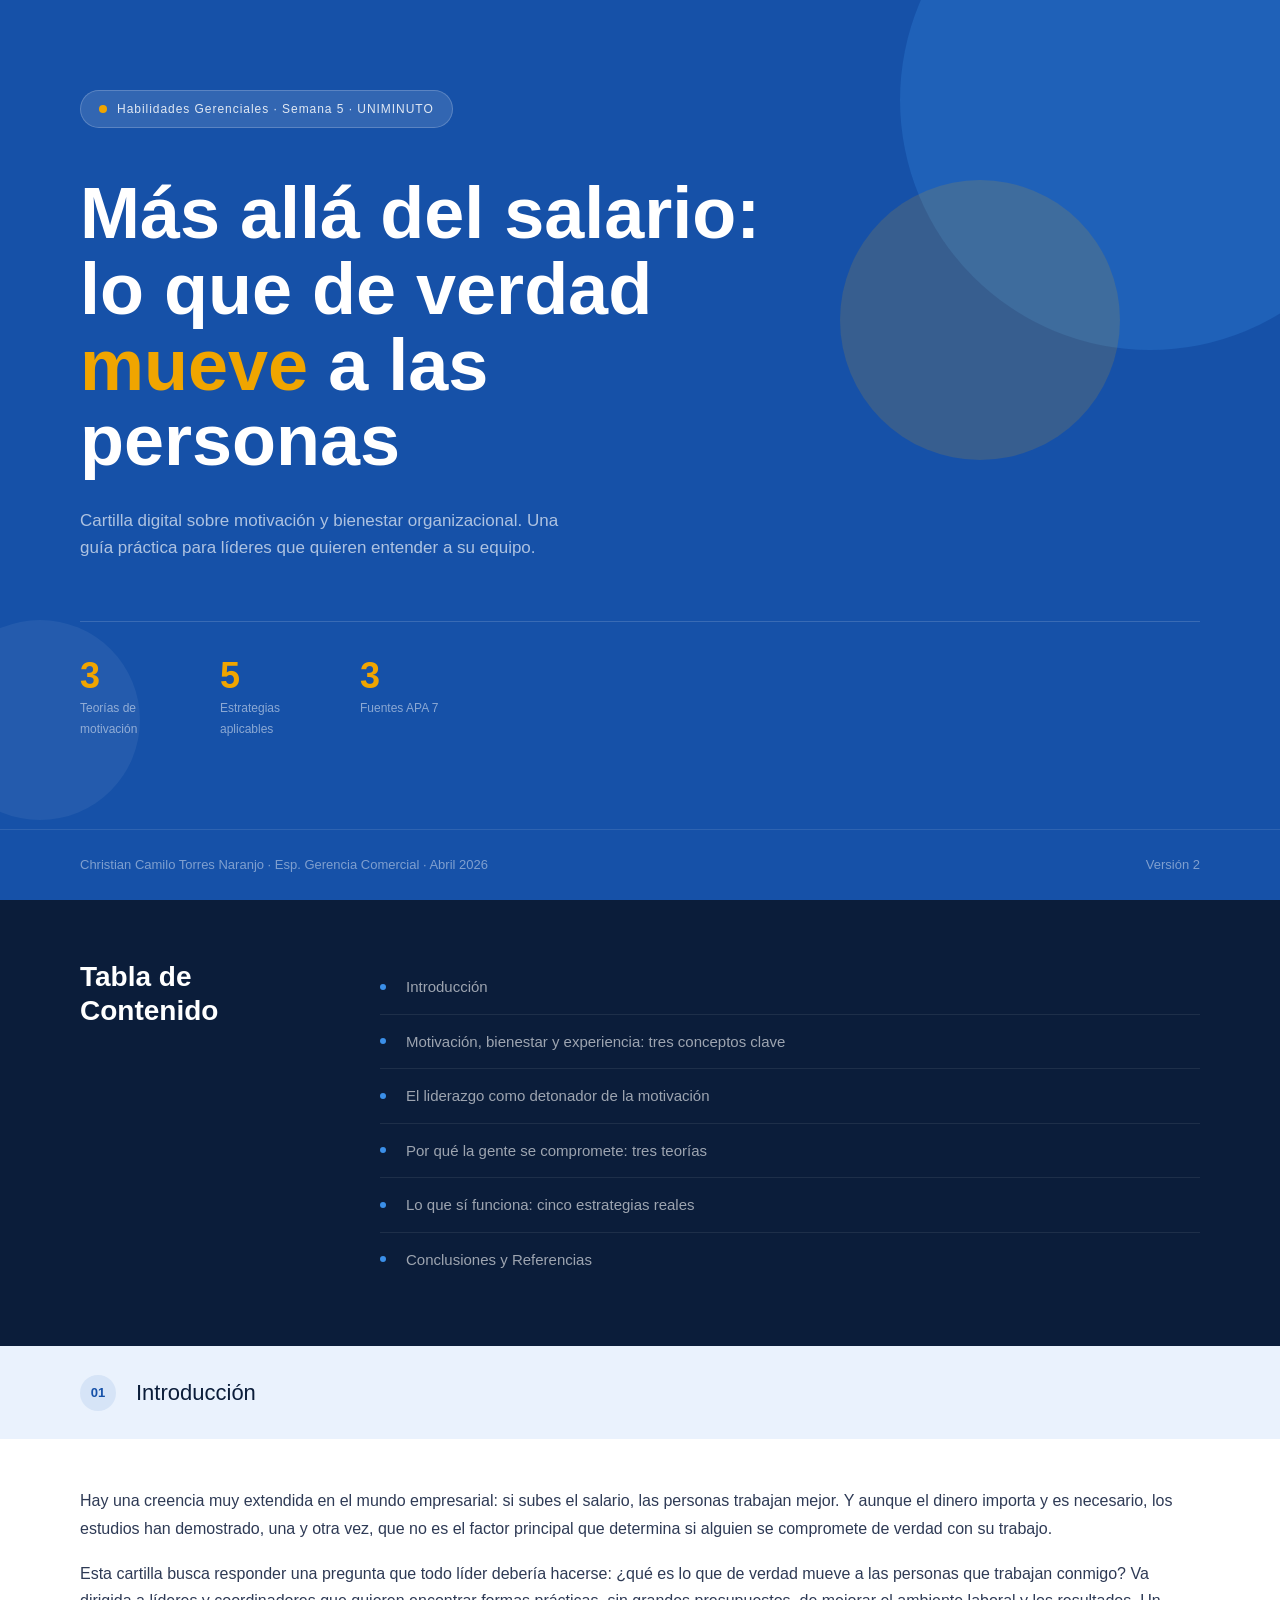
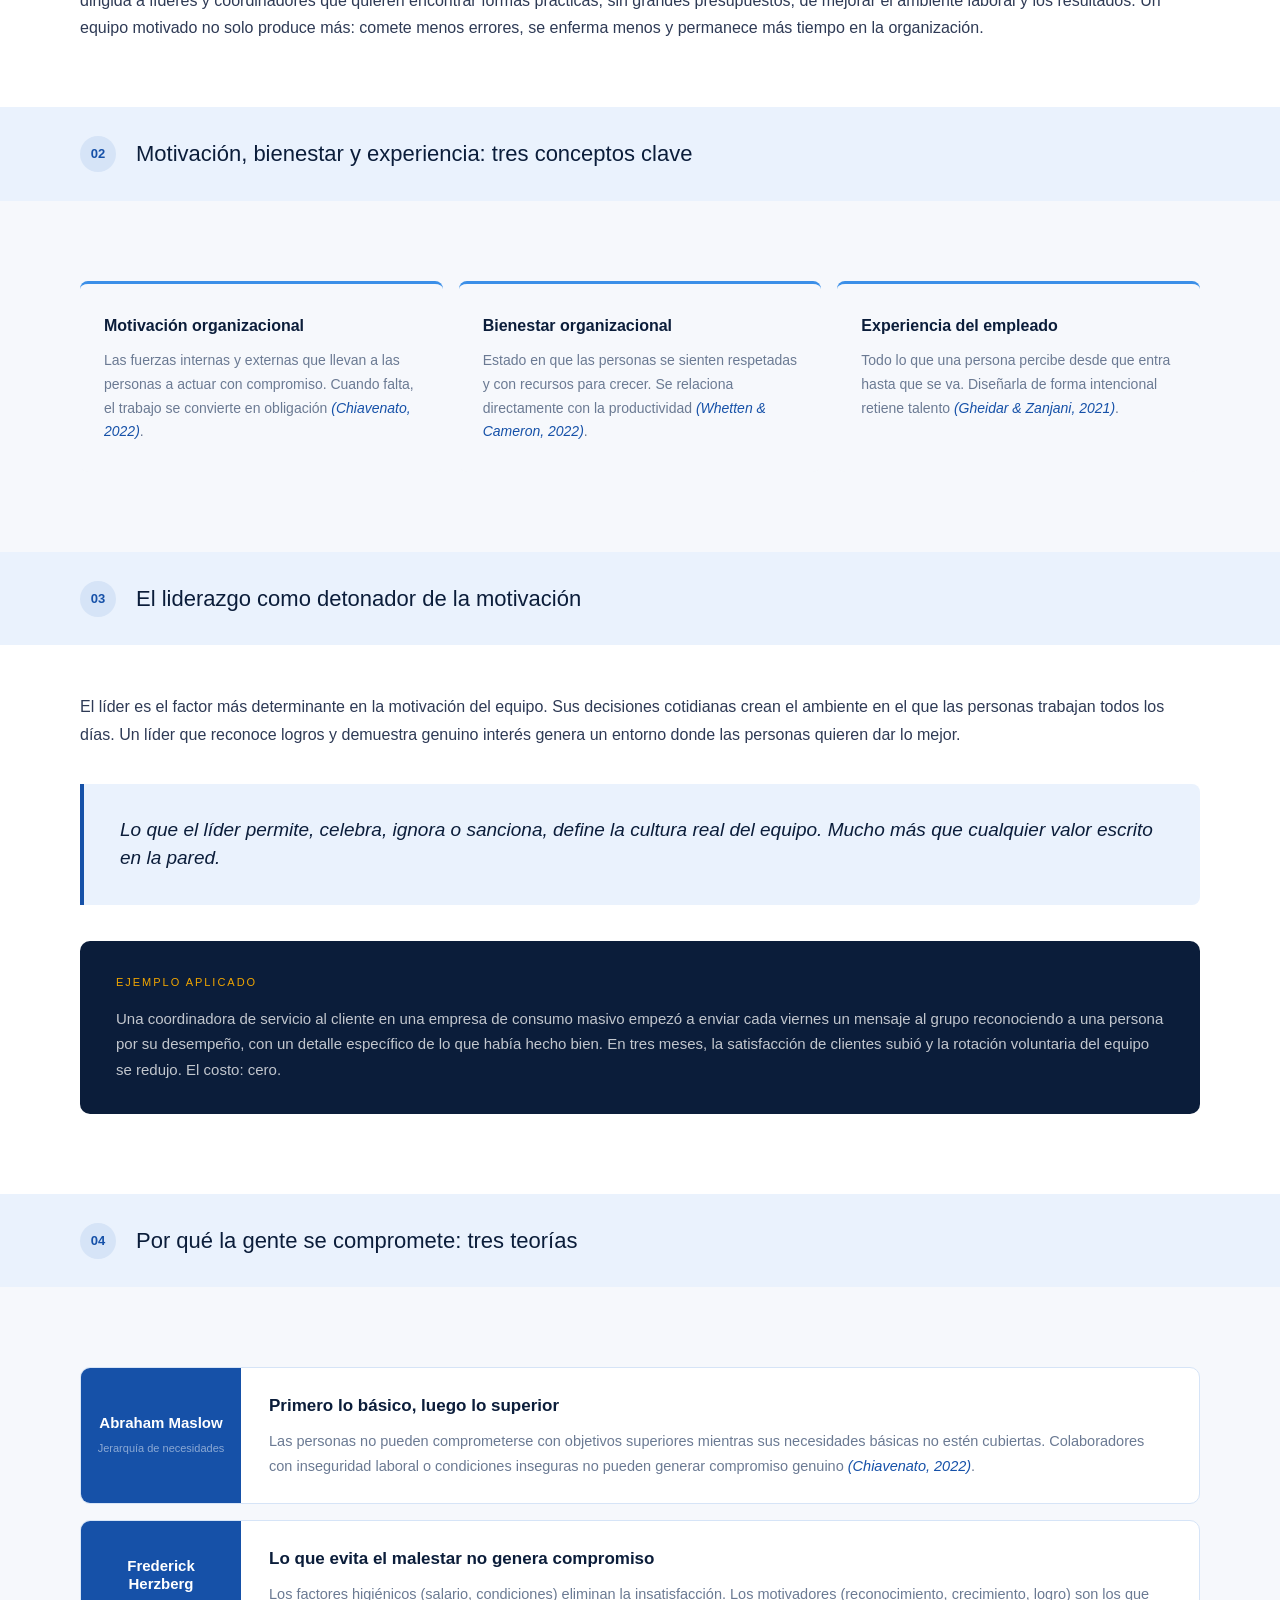
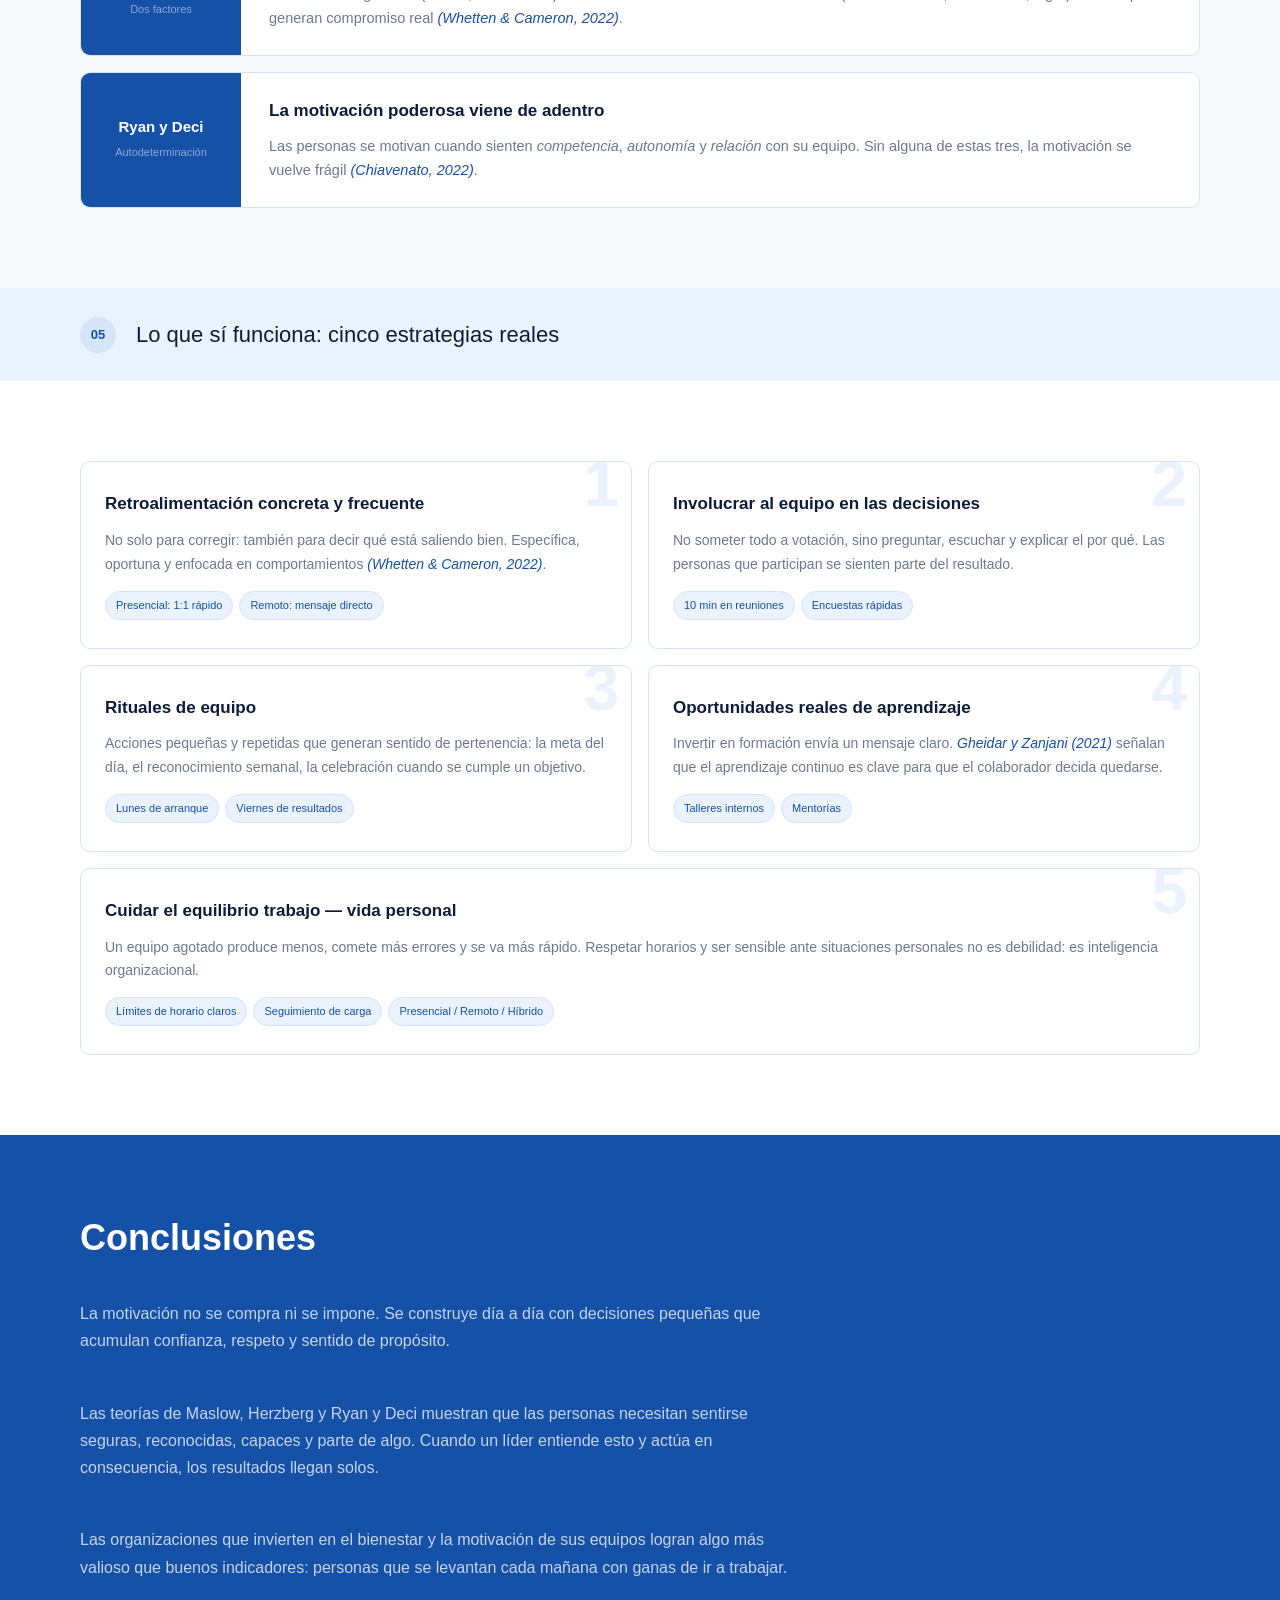
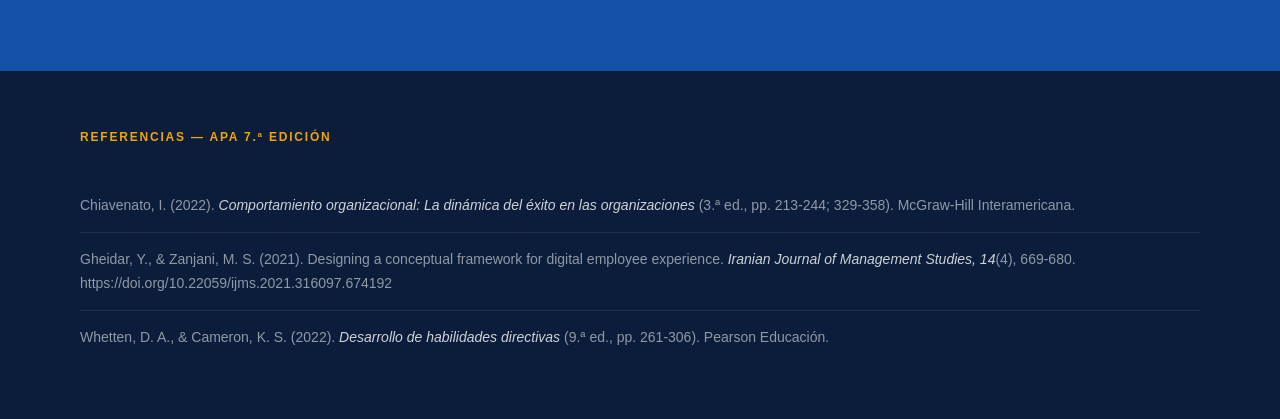
<file: Cartilla2_MasAllaDelSalario.html>
<!DOCTYPE html>
<html lang="es">
<head>
<meta charset="UTF-8">
<meta name="viewport" content="width=device-width, initial-scale=1.0">
<title>Más allá del salario</title>
<style>
  :root {
    --navy: #0B1D3A;
    --blue: #1651A8;
    --sky: #3B8FE8;
    --ice: #EAF2FD;
    --white: #FFFFFF;
    --offwhite: #F6F8FC;
    --gray: #6B7A93;
    --light: #D6E4F7;
    --accent: #F0A500;
  }

  * { margin: 0; padding: 0; box-sizing: border-box; }

  body {
    background: var(--offwhite);
    color: var(--navy);
    font-family: 'Segoe UI', Arial, sans-serif;
    font-size: 16px;
    line-height: 1.7;
  }

  /* COVER */
  .cover {
    background: var(--blue);
    min-height: 100vh;
    display: flex;
    flex-direction: column;
    position: relative;
    overflow: hidden;
  }

  .s1 { position: absolute; width: 500px; height: 500px; border-radius: 50%; right: -120px; top: -150px; background: rgba(59,143,232,0.25); }
  .s2 { position: absolute; width: 280px; height: 280px; border-radius: 50%; right: 160px; top: 180px; background: rgba(240,165,0,0.15); }
  .s3 { position: absolute; width: 200px; height: 200px; border-radius: 50%; left: -60px; bottom: 80px; background: rgba(255,255,255,0.06); }

  .cover-inner {
    flex: 1;
    display: flex;
    flex-direction: column;
    justify-content: center;
    padding: 80px;
    position: relative;
    z-index: 1;
  }

  .cover-tag {
    display: inline-flex;
    align-items: center;
    gap: 10px;
    background: rgba(255,255,255,0.12);
    border: 1px solid rgba(255,255,255,0.2);
    padding: 8px 18px;
    border-radius: 100px;
    font-size: 12px;
    color: rgba(255,255,255,0.85);
    letter-spacing: 0.08em;
    width: fit-content;
    margin-bottom: 48px;
  }

  .cover-tag::before { content: ''; width: 8px; height: 8px; border-radius: 50%; background: var(--accent); }

  .cover-title {
    font-size: clamp(40px, 6vw, 72px);
    color: var(--white);
    line-height: 1.05;
    max-width: 700px;
    margin-bottom: 28px;
    font-weight: 700;
  }

  .cover-title em { color: var(--accent); font-style: normal; }

  .cover-desc {
    font-size: 17px;
    color: rgba(255,255,255,0.65);
    max-width: 480px;
    line-height: 1.6;
    margin-bottom: 60px;
  }

  .cover-stat {
    display: flex;
    gap: 40px;
    padding-top: 36px;
    border-top: 1px solid rgba(255,255,255,0.15);
  }

  .stat-num { font-size: 36px; font-weight: 700; color: var(--accent); line-height: 1; }
  .stat-label { font-size: 12px; color: rgba(255,255,255,0.5); margin-top: 4px; max-width: 100px; }

  .cover-footer {
    padding: 24px 80px;
    border-top: 1px solid rgba(255,255,255,0.1);
    display: flex;
    justify-content: space-between;
    align-items: center;
    position: relative;
    z-index: 1;
  }

  .cover-footer span { font-size: 13px; color: rgba(255,255,255,0.45); }

  /* TOC */
  .toc { background: var(--navy); padding: 60px 80px; display: grid; grid-template-columns: 240px 1fr; gap: 60px; align-items: start; }
  .toc-label { font-size: 28px; color: var(--white); font-weight: 700; line-height: 1.2; }
  .toc-items { display: flex; flex-direction: column; }
  .toc-row { display: flex; align-items: center; gap: 20px; padding: 14px 0; border-bottom: 1px solid rgba(255,255,255,0.08); font-size: 15px; color: rgba(255,255,255,0.6); }
  .toc-row:last-child { border-bottom: none; }
  .toc-dot { width: 6px; height: 6px; border-radius: 50%; background: var(--sky); flex-shrink: 0; }

  /* SECTION STRIP */
  .sec-strip { background: var(--ice); padding: 28px 80px; display: flex; align-items: center; gap: 20px; }
  .sec-num { font-size: 13px; color: var(--blue); background: var(--light); width: 36px; height: 36px; border-radius: 50%; display: flex; align-items: center; justify-content: center; flex-shrink: 0; font-weight: 700; }
  .sec-strip h2 { font-size: 22px; color: var(--navy); font-weight: 400; }

  /* CONTENT */
  .content-block { padding: 48px 80px; background: var(--white); }
  .content-block.alt { background: var(--offwhite); }

  p { margin-bottom: 18px; color: #2E3A55; }
  .cite { color: var(--blue); font-style: italic; }

  /* CONCEPT CARDS */
  .concept-row { display: grid; grid-template-columns: repeat(3, 1fr); gap: 16px; margin: 32px 0; }
  .concept-card { padding: 28px 24px; border-radius: 8px; border-top: 3px solid var(--sky); background: var(--offwhite); }
  .concept-card h4 { font-size: 16px; color: var(--navy); margin-bottom: 10px; font-weight: 700; }
  .concept-card p { font-size: 14px; color: var(--gray); margin: 0; }

  /* PULLQUOTE */
  .pullquote { margin: 36px 0; padding: 32px 36px; background: var(--ice); border-left: 4px solid var(--blue); border-radius: 0 8px 8px 0; }
  .pullquote p { font-size: 19px; color: var(--navy); font-style: italic; line-height: 1.5; margin: 0; }

  /* EXAMPLE */
  .example { background: var(--navy); border-radius: 10px; padding: 32px 36px; margin: 32px 0; }
  .example-tag { font-size: 11px; letter-spacing: 0.18em; text-transform: uppercase; color: var(--accent); margin-bottom: 14px; }
  .example p { color: rgba(255,255,255,0.75); font-size: 15px; margin: 0; }

  /* THEORY */
  .theory-wrapper { display: flex; flex-direction: column; gap: 16px; margin: 32px 0; }
  .theory-row { display: grid; grid-template-columns: 160px 1fr; border-radius: 10px; overflow: hidden; background: var(--white); border: 1px solid var(--light); }
  .theory-tag { background: var(--blue); color: var(--white); display: flex; flex-direction: column; justify-content: center; align-items: center; padding: 24px 16px; text-align: center; }
  .theory-tag .name { font-size: 15px; font-weight: 700; line-height: 1.25; }
  .theory-tag .year { font-size: 11px; color: rgba(255,255,255,0.5); margin-top: 6px; }
  .theory-body { padding: 24px 28px; }
  .theory-body h4 { font-size: 17px; color: var(--navy); margin-bottom: 8px; font-weight: 700; }
  .theory-body p { font-size: 14.5px; color: var(--gray); margin: 0; }

  /* STRATEGY GRID */
  .strategy-grid { display: grid; grid-template-columns: 1fr 1fr; gap: 16px; margin: 32px 0; }
  .strat-card { background: var(--white); border: 1px solid var(--light); border-radius: 10px; padding: 28px 24px; position: relative; overflow: hidden; }
  .strat-card::before { content: attr(data-num); position: absolute; top: -10px; right: 12px; font-size: 64px; color: var(--ice); line-height: 1; pointer-events: none; user-select: none; font-weight: 700; }
  .strat-card h4 { font-size: 17px; color: var(--navy); margin-bottom: 10px; font-weight: 700; position: relative; }
  .strat-card p { font-size: 14px; color: var(--gray); margin-bottom: 14px; }
  .pills { display: flex; flex-wrap: wrap; gap: 6px; }
  .pill { font-size: 11px; padding: 4px 10px; border-radius: 100px; border: 1px solid var(--light); color: var(--blue); background: var(--ice); }
  .strat-card.full-width { grid-column: 1 / -1; }

  /* CONCLUSIONS */
  .conclusions { background: var(--blue); padding: 72px 80px; color: var(--white); }
  .conclusions h2 { font-size: 36px; margin-bottom: 32px; font-weight: 700; }
  .conclusions p { color: rgba(255,255,255,0.75); max-width: 720px; }

  /* REFS */
  .refs { background: var(--navy); padding: 56px 80px; }
  .refs h2 { font-size: 12px; letter-spacing: 0.15em; text-transform: uppercase; color: var(--accent); margin-bottom: 32px; }
  .ref { font-size: 14px; color: rgba(255,255,255,0.55); line-height: 1.75; padding: 14px 0; border-bottom: 1px solid rgba(255,255,255,0.08); }
  .ref:last-child { border-bottom: none; }
  .ref em { color: rgba(255,255,255,0.8); }

  @media (max-width: 700px) {
    .cover-inner, .cover-footer, .toc, .sec-strip, .content-block, .conclusions, .refs { padding-left: 24px; padding-right: 24px; }
    .toc { grid-template-columns: 1fr; gap: 32px; }
    .concept-row, .strategy-grid { grid-template-columns: 1fr; }
    .theory-row { grid-template-columns: 1fr; }
  }
</style>
</head>
<body>

<section class="cover">
  <div class="s1"></div><div class="s2"></div><div class="s3"></div>
  <div class="cover-inner">
    <div class="cover-tag">Habilidades Gerenciales &middot; Semana 5 &middot; UNIMINUTO</div>
    <h1 class="cover-title">Más allá del salario: lo que de verdad <em>mueve</em> a las personas</h1>
    <p class="cover-desc">Cartilla digital sobre motivación y bienestar organizacional. Una guía práctica para líderes que quieren entender a su equipo.</p>
    <div class="cover-stat">
      <div><div class="stat-num">3</div><div class="stat-label">Teorías de motivación</div></div>
      <div><div class="stat-num">5</div><div class="stat-label">Estrategias aplicables</div></div>
      <div><div class="stat-num">3</div><div class="stat-label">Fuentes APA 7</div></div>
    </div>
  </div>
  <div class="cover-footer">
    <span>Christian Camilo Torres Naranjo &middot; Esp. Gerencia Comercial &middot; Abril 2026</span>
    <span>Versión 2</span>
  </div>
</section>

<div class="toc">
  <div class="toc-label">Tabla de Contenido</div>
  <div class="toc-items">
    <div class="toc-row"><span class="toc-dot"></span> Introducción</div>
    <div class="toc-row"><span class="toc-dot"></span> Motivación, bienestar y experiencia: tres conceptos clave</div>
    <div class="toc-row"><span class="toc-dot"></span> El liderazgo como detonador de la motivación</div>
    <div class="toc-row"><span class="toc-dot"></span> Por qué la gente se compromete: tres teorías</div>
    <div class="toc-row"><span class="toc-dot"></span> Lo que sí funciona: cinco estrategias reales</div>
    <div class="toc-row"><span class="toc-dot"></span> Conclusiones y Referencias</div>
  </div>
</div>

<div class="sec-strip"><span class="sec-num">01</span><h2>Introducción</h2></div>
<div class="content-block">
  <p>Hay una creencia muy extendida en el mundo empresarial: si subes el salario, las personas trabajan mejor. Y aunque el dinero importa y es necesario, los estudios han demostrado, una y otra vez, que no es el factor principal que determina si alguien se compromete de verdad con su trabajo.</p>
  <p>Esta cartilla busca responder una pregunta que todo líder debería hacerse: ¿qué es lo que de verdad mueve a las personas que trabajan conmigo? Va dirigida a líderes y coordinadores que quieren encontrar formas prácticas, sin grandes presupuestos, de mejorar el ambiente laboral y los resultados. Un equipo motivado no solo produce más: comete menos errores, se enferma menos y permanece más tiempo en la organización.</p>
</div>

<div class="sec-strip"><span class="sec-num">02</span><h2>Motivación, bienestar y experiencia: tres conceptos clave</h2></div>
<div class="content-block alt">
  <div class="concept-row">
    <div class="concept-card">
      <h4>Motivación organizacional</h4>
      <p>Las fuerzas internas y externas que llevan a las personas a actuar con compromiso. Cuando falta, el trabajo se convierte en obligación <span class="cite">(Chiavenato, 2022)</span>.</p>
    </div>
    <div class="concept-card">
      <h4>Bienestar organizacional</h4>
      <p>Estado en que las personas se sienten respetadas y con recursos para crecer. Se relaciona directamente con la productividad <span class="cite">(Whetten & Cameron, 2022)</span>.</p>
    </div>
    <div class="concept-card">
      <h4>Experiencia del empleado</h4>
      <p>Todo lo que una persona percibe desde que entra hasta que se va. Diseñarla de forma intencional retiene talento <span class="cite">(Gheidar & Zanjani, 2021)</span>.</p>
    </div>
  </div>
</div>

<div class="sec-strip"><span class="sec-num">03</span><h2>El liderazgo como detonador de la motivación</h2></div>
<div class="content-block">
  <p>El líder es el factor más determinante en la motivación del equipo. Sus decisiones cotidianas crean el ambiente en el que las personas trabajan todos los días. Un líder que reconoce logros y demuestra genuino interés genera un entorno donde las personas quieren dar lo mejor.</p>
  <div class="pullquote"><p>Lo que el líder permite, celebra, ignora o sanciona, define la cultura real del equipo. Mucho más que cualquier valor escrito en la pared.</p></div>
  <div class="example">
    <div class="example-tag">Ejemplo aplicado</div>
    <p>Una coordinadora de servicio al cliente en una empresa de consumo masivo empezó a enviar cada viernes un mensaje al grupo reconociendo a una persona por su desempeño, con un detalle específico de lo que había hecho bien. En tres meses, la satisfacción de clientes subió y la rotación voluntaria del equipo se redujo. El costo: cero.</p>
  </div>
</div>

<div class="sec-strip"><span class="sec-num">04</span><h2>Por qué la gente se compromete: tres teorías</h2></div>
<div class="content-block alt">
  <div class="theory-wrapper">
    <div class="theory-row">
      <div class="theory-tag"><span class="name">Abraham Maslow</span><span class="year">Jerarquía de necesidades</span></div>
      <div class="theory-body">
        <h4>Primero lo básico, luego lo superior</h4>
        <p>Las personas no pueden comprometerse con objetivos superiores mientras sus necesidades básicas no estén cubiertas. Colaboradores con inseguridad laboral o condiciones inseguras no pueden generar compromiso genuino <span class="cite">(Chiavenato, 2022)</span>.</p>
      </div>
    </div>
    <div class="theory-row">
      <div class="theory-tag"><span class="name">Frederick Herzberg</span><span class="year">Dos factores</span></div>
      <div class="theory-body">
        <h4>Lo que evita el malestar no genera compromiso</h4>
        <p>Los factores higiénicos (salario, condiciones) eliminan la insatisfacción. Los motivadores (reconocimiento, crecimiento, logro) son los que generan compromiso real <span class="cite">(Whetten & Cameron, 2022)</span>.</p>
      </div>
    </div>
    <div class="theory-row">
      <div class="theory-tag"><span class="name">Ryan y Deci</span><span class="year">Autodeterminación</span></div>
      <div class="theory-body">
        <h4>La motivación poderosa viene de adentro</h4>
        <p>Las personas se motivan cuando sienten <em>competencia</em>, <em>autonomía</em> y <em>relación</em> con su equipo. Sin alguna de estas tres, la motivación se vuelve frágil <span class="cite">(Chiavenato, 2022)</span>.</p>
      </div>
    </div>
  </div>
</div>

<div class="sec-strip"><span class="sec-num">05</span><h2>Lo que sí funciona: cinco estrategias reales</h2></div>
<div class="content-block">
  <div class="strategy-grid">
    <div class="strat-card" data-num="1">
      <h4>Retroalimentación concreta y frecuente</h4>
      <p>No solo para corregir: también para decir qué está saliendo bien. Específica, oportuna y enfocada en comportamientos <span class="cite">(Whetten & Cameron, 2022)</span>.</p>
      <div class="pills"><span class="pill">Presencial: 1:1 rápido</span><span class="pill">Remoto: mensaje directo</span></div>
    </div>
    <div class="strat-card" data-num="2">
      <h4>Involucrar al equipo en las decisiones</h4>
      <p>No someter todo a votación, sino preguntar, escuchar y explicar el por qué. Las personas que participan se sienten parte del resultado.</p>
      <div class="pills"><span class="pill">10 min en reuniones</span><span class="pill">Encuestas rápidas</span></div>
    </div>
    <div class="strat-card" data-num="3">
      <h4>Rituales de equipo</h4>
      <p>Acciones pequeñas y repetidas que generan sentido de pertenencia: la meta del día, el reconocimiento semanal, la celebración cuando se cumple un objetivo.</p>
      <div class="pills"><span class="pill">Lunes de arranque</span><span class="pill">Viernes de resultados</span></div>
    </div>
    <div class="strat-card" data-num="4">
      <h4>Oportunidades reales de aprendizaje</h4>
      <p>Invertir en formación envía un mensaje claro. <span class="cite">Gheidar y Zanjani (2021)</span> señalan que el aprendizaje continuo es clave para que el colaborador decida quedarse.</p>
      <div class="pills"><span class="pill">Talleres internos</span><span class="pill">Mentorías</span></div>
    </div>
    <div class="strat-card full-width" data-num="5">
      <h4>Cuidar el equilibrio trabajo — vida personal</h4>
      <p>Un equipo agotado produce menos, comete más errores y se va más rápido. Respetar horarios y ser sensible ante situaciones personales no es debilidad: es inteligencia organizacional.</p>
      <div class="pills"><span class="pill">Límites de horario claros</span><span class="pill">Seguimiento de carga</span><span class="pill">Presencial / Remoto / Híbrido</span></div>
    </div>
  </div>
</div>

<section class="conclusions">
  <h2>Conclusiones</h2>
  <p>La motivación no se compra ni se impone. Se construye día a día con decisiones pequeñas que acumulan confianza, respeto y sentido de propósito.</p><br>
  <p>Las teorías de Maslow, Herzberg y Ryan y Deci muestran que las personas necesitan sentirse seguras, reconocidas, capaces y parte de algo. Cuando un líder entiende esto y actúa en consecuencia, los resultados llegan solos.</p><br>
  <p>Las organizaciones que invierten en el bienestar y la motivación de sus equipos logran algo más valioso que buenos indicadores: personas que se levantan cada mañana con ganas de ir a trabajar.</p>
</section>

<section class="refs">
  <h2>Referencias &mdash; APA 7.ª edición</h2>
  <div class="ref">Chiavenato, I. (2022). <em>Comportamiento organizacional: La dinámica del éxito en las organizaciones</em> (3.ª ed., pp. 213-244; 329-358). McGraw-Hill Interamericana.</div>
  <div class="ref">Gheidar, Y., &amp; Zanjani, M. S. (2021). Designing a conceptual framework for digital employee experience. <em>Iranian Journal of Management Studies, 14</em>(4), 669-680. https://doi.org/10.22059/ijms.2021.316097.674192</div>
  <div class="ref">Whetten, D. A., &amp; Cameron, K. S. (2022). <em>Desarrollo de habilidades directivas</em> (9.ª ed., pp. 261-306). Pearson Educación.</div>
</section>

</body>
</html>
</file>
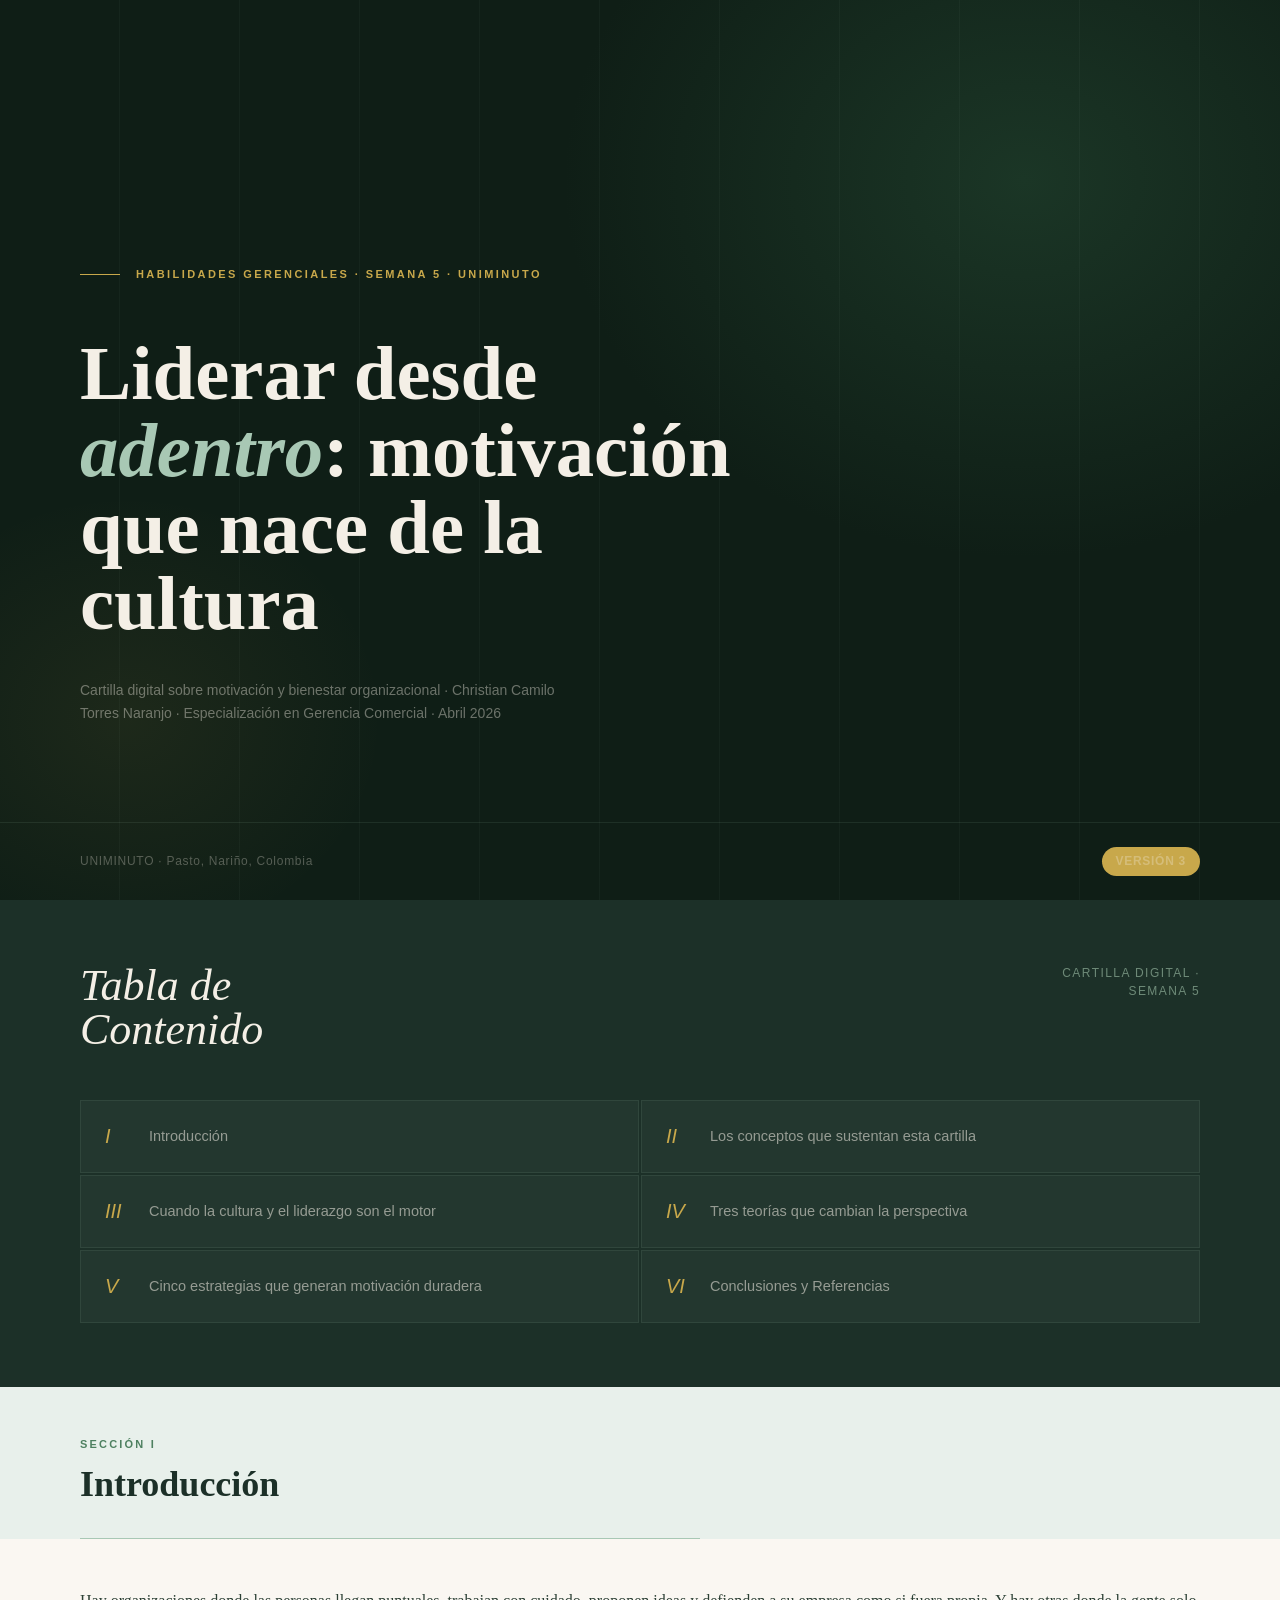
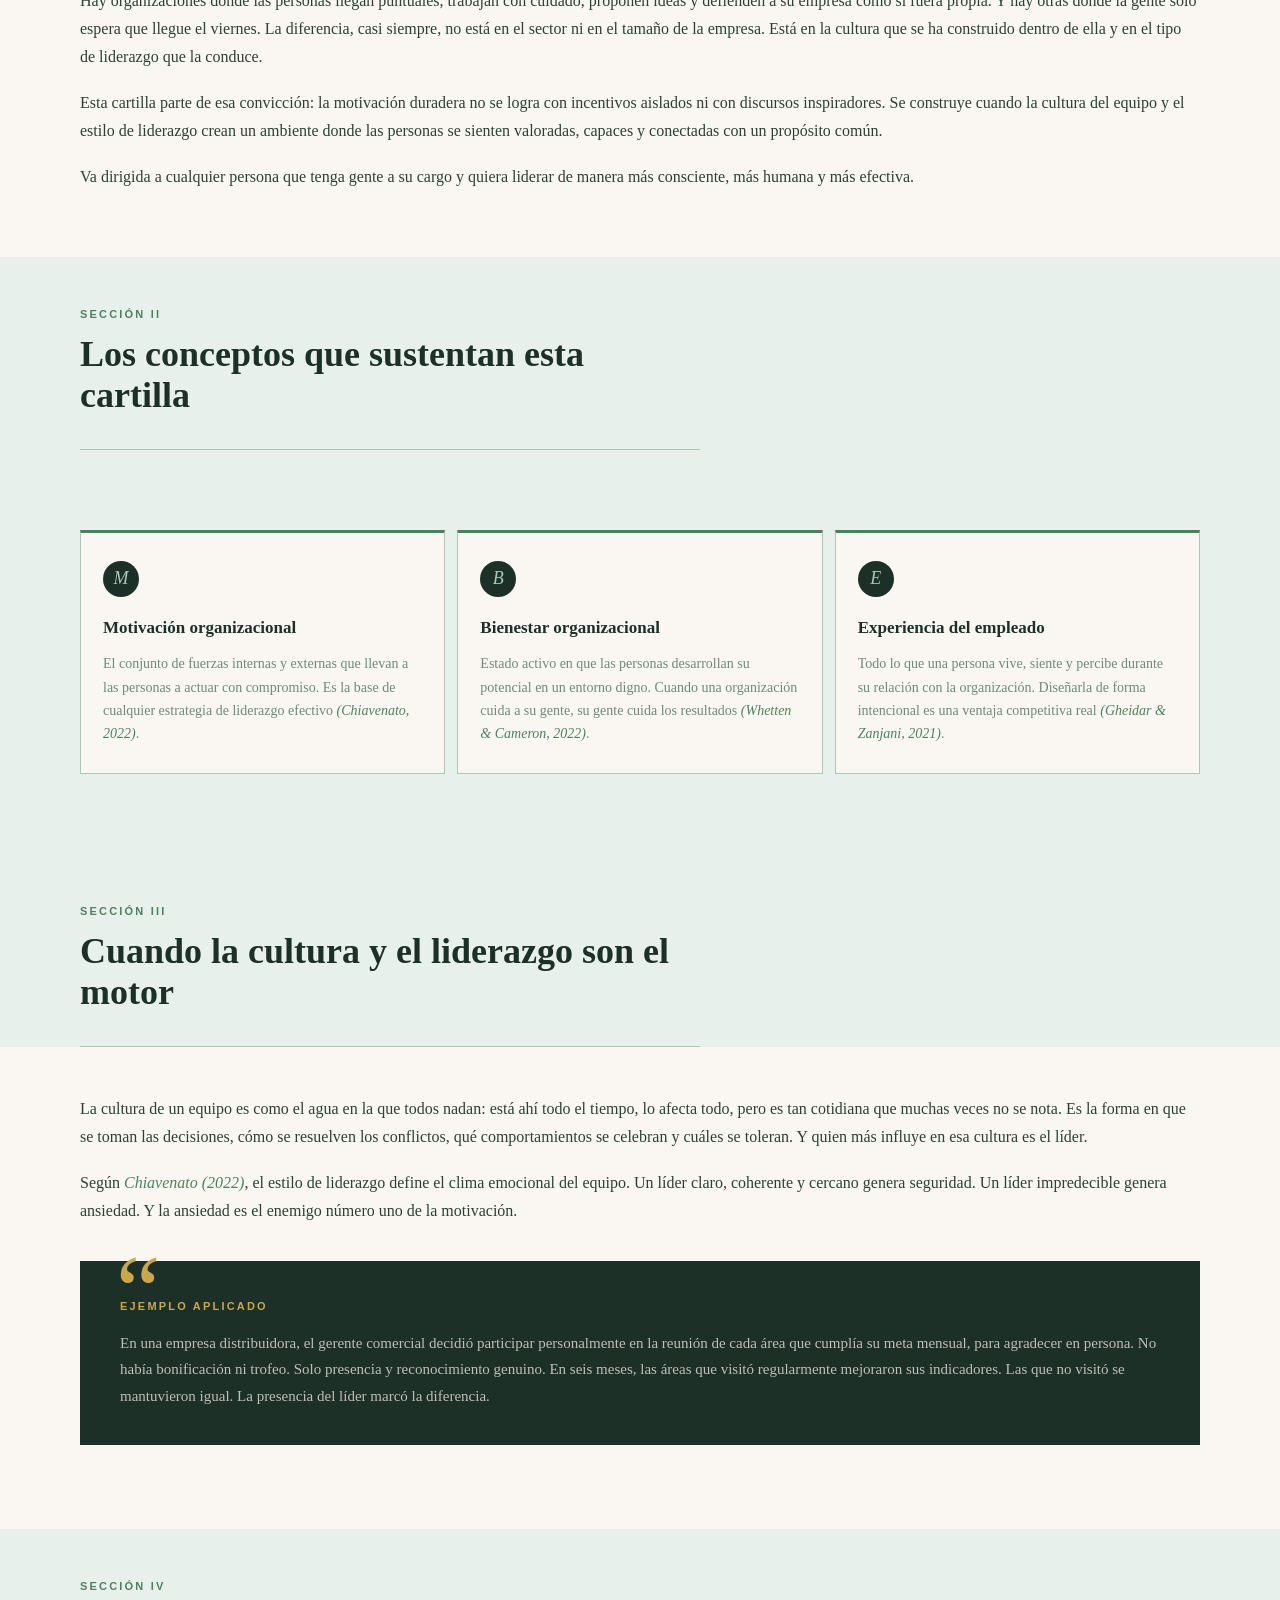
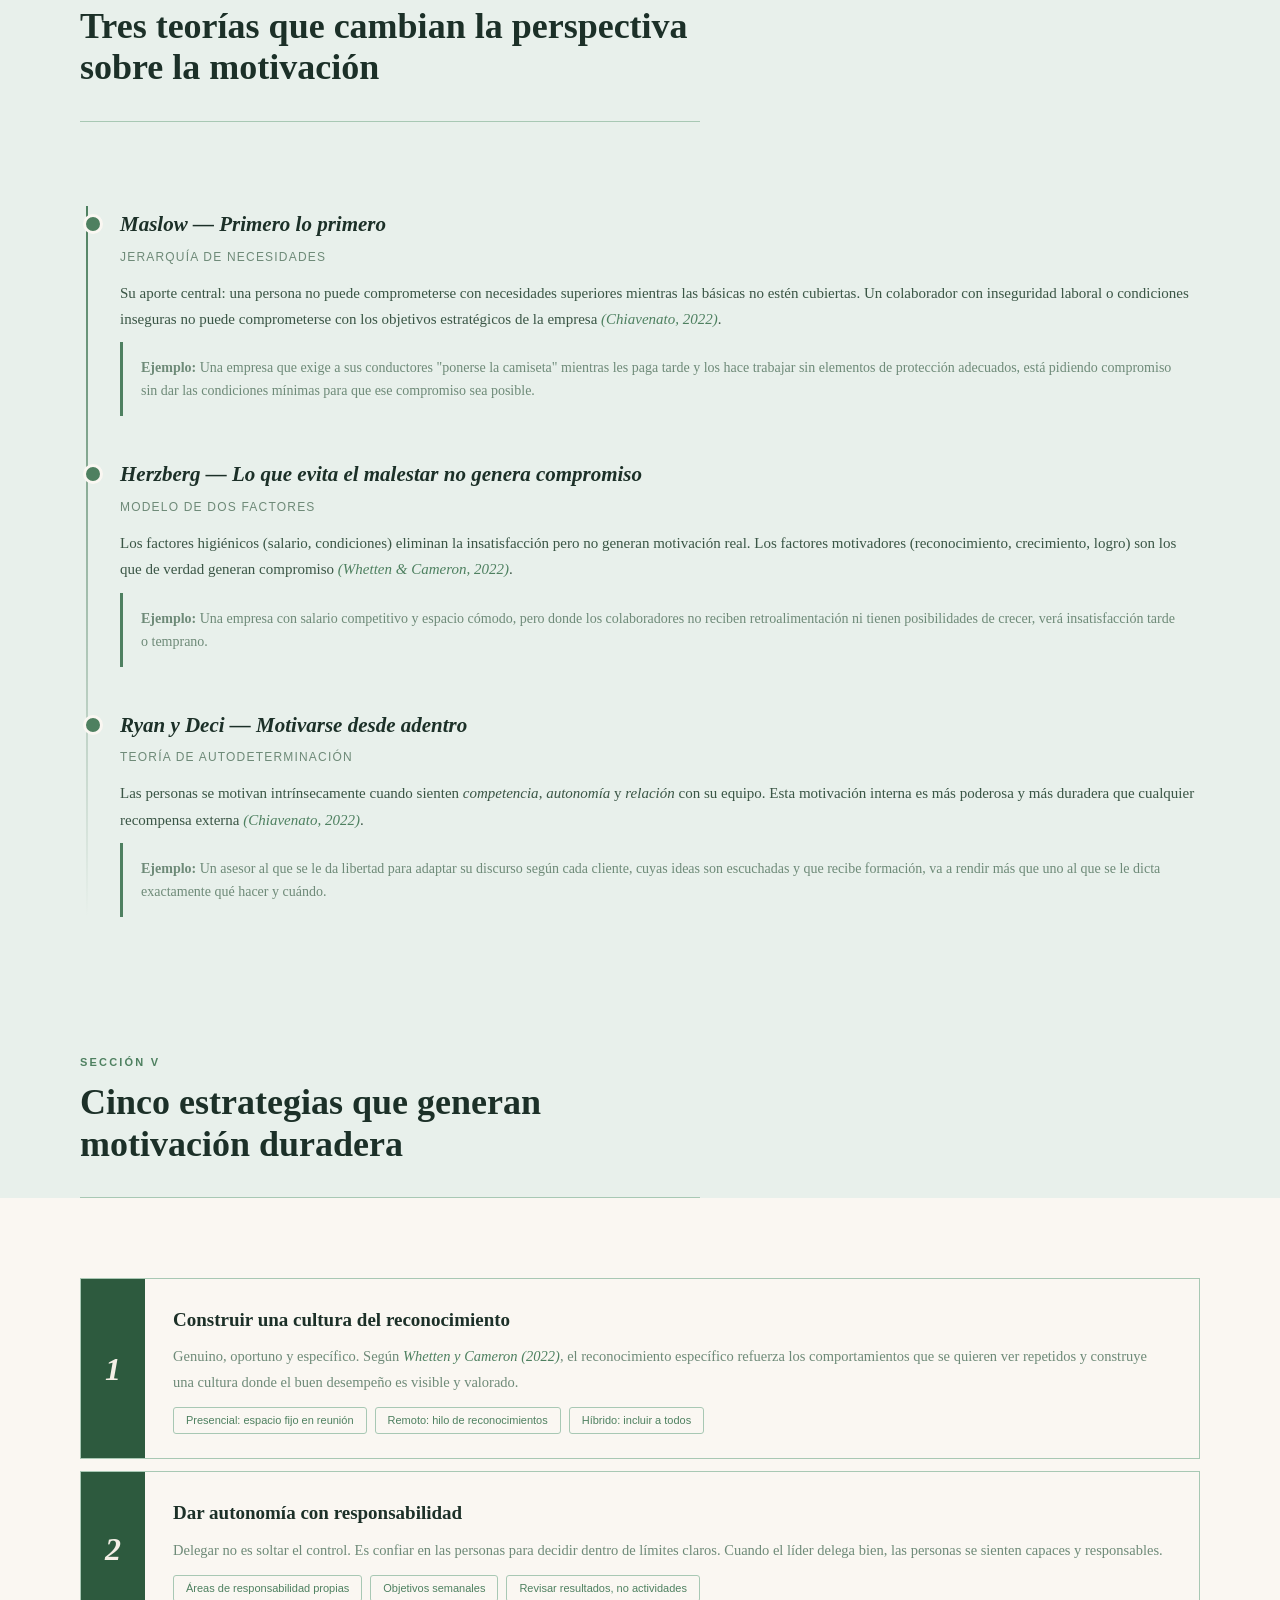
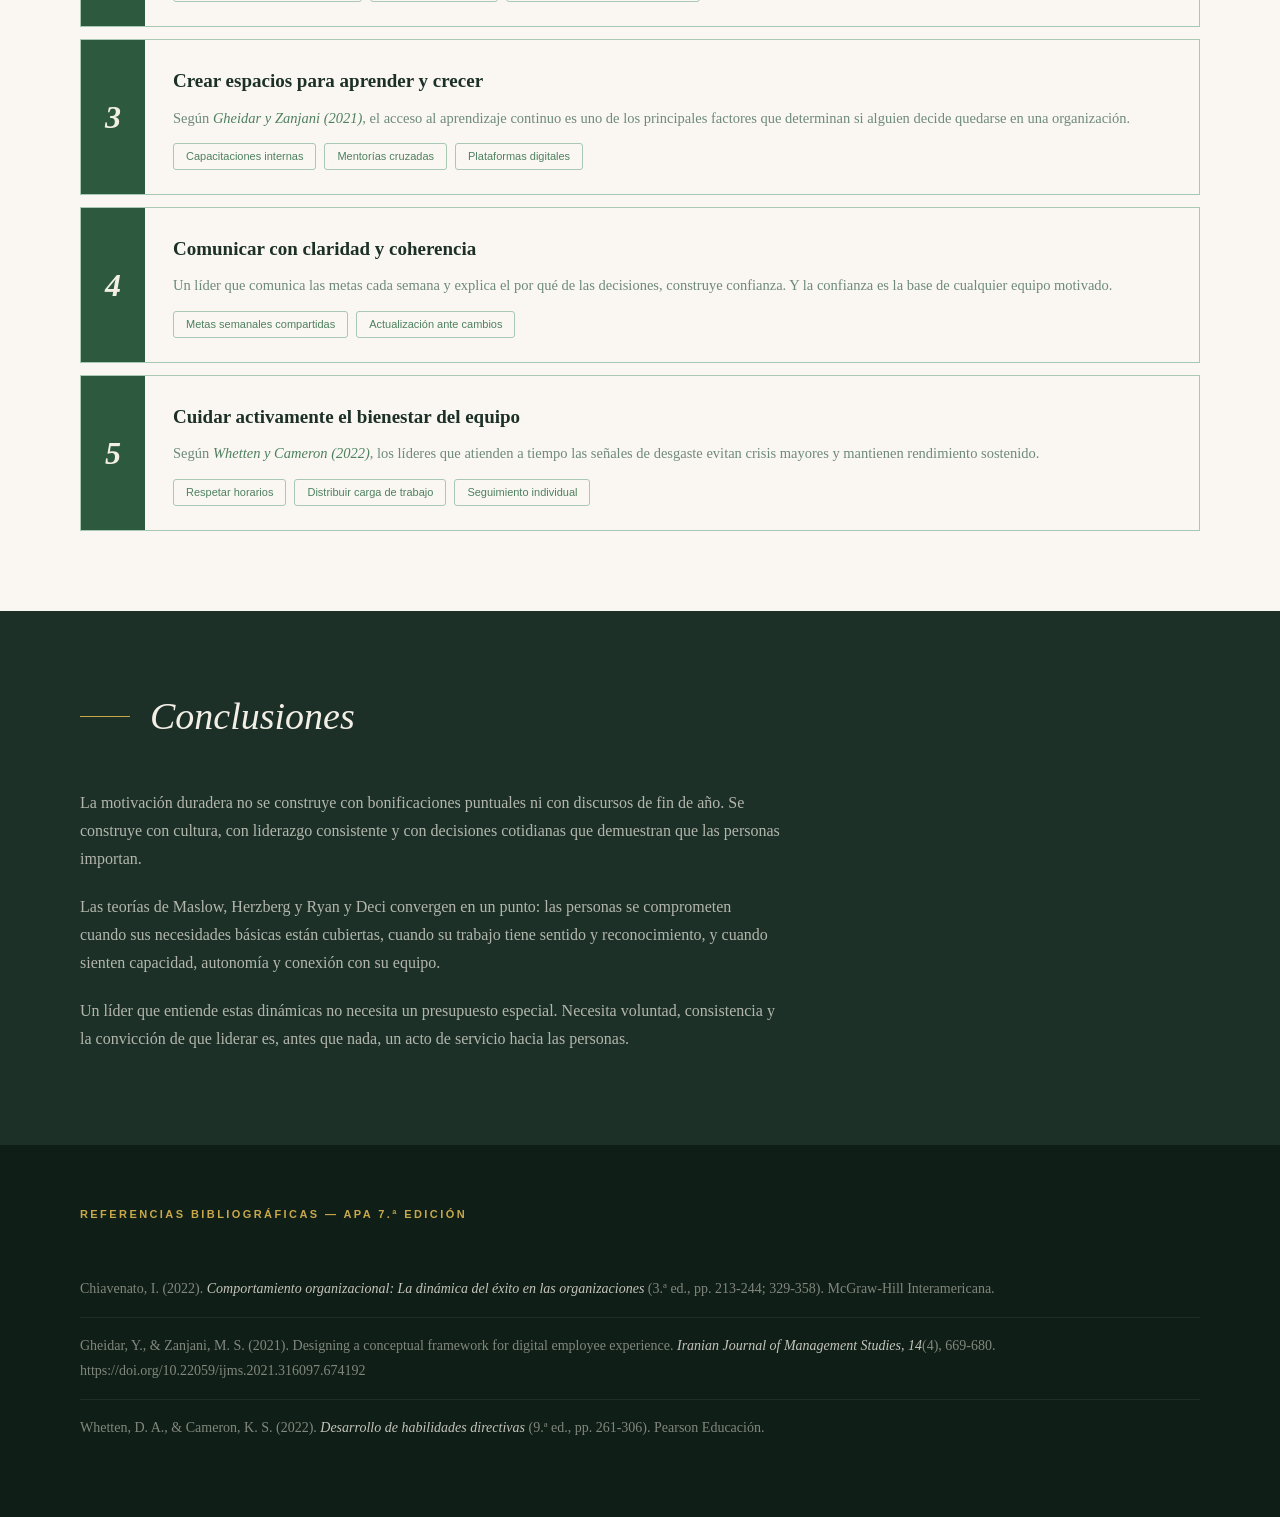
<file: Cartilla3_LiderarDesdeAdentro.html>
<!DOCTYPE html>
<html lang="es">
<head>
<meta charset="UTF-8">
<meta name="viewport" content="width=device-width, initial-scale=1.0">
<title>Liderar desde adentro</title>
<style>
  :root {
    --forest: #1C3028;
    --deep: #0F1E16;
    --green: #2D5A3E;
    --sage: #4E8060;
    --mint: #A8C8B4;
    --cream: #F4EFE6;
    --paper: #FAF7F2;
    --gold: #C8A84B;
    --light-green: #E8F0EB;
    --muted: #6E8A78;
  }

  * { margin: 0; padding: 0; box-sizing: border-box; }

  body {
    background: var(--paper);
    color: var(--forest);
    font-family: 'Georgia', serif;
    font-size: 16px;
    line-height: 1.75;
  }

  /* COVER */
  .cover {
    background: var(--deep);
    min-height: 100vh;
    display: grid;
    grid-template-rows: 1fr auto;
    position: relative;
    overflow: hidden;
  }

  .cover-bg {
    position: absolute; inset: 0;
    background: radial-gradient(ellipse 60% 70% at 80% 20%, rgba(45,90,62,0.4) 0%, transparent 60%),
                radial-gradient(ellipse 40% 50% at 10% 80%, rgba(200,168,75,0.08) 0%, transparent 50%);
  }

  .cover-lines {
    position: absolute; inset: 0;
    background-image: repeating-linear-gradient(90deg, transparent, transparent 119px, rgba(168,200,180,0.04) 119px, rgba(168,200,180,0.04) 120px);
  }

  .cover-content {
    position: relative; z-index: 1;
    display: flex; flex-direction: column;
    justify-content: flex-end;
    padding: 80px;
  }

  .cover-eyebrow {
    display: flex; align-items: center; gap: 16px; margin-bottom: 52px;
  }

  .cover-eyebrow-line { width: 40px; height: 1px; background: var(--gold); }
  .cover-eyebrow span { font-size: 11px; letter-spacing: 0.22em; text-transform: uppercase; color: var(--gold); font-weight: 600; font-family: Arial, sans-serif; }

  .cover-title {
    font-size: clamp(44px, 6vw, 84px);
    color: var(--cream);
    font-weight: 700;
    line-height: 1.0;
    max-width: 720px;
    margin-bottom: 36px;
  }

  .cover-title em { color: var(--mint); font-style: italic; }

  .cover-byline { font-size: 14px; color: rgba(244,239,230,0.4); max-width: 500px; line-height: 1.6; font-family: Arial, sans-serif; }

  .cover-footer {
    position: relative; z-index: 1;
    padding: 24px 80px;
    border-top: 1px solid rgba(168,200,180,0.1);
    display: flex; justify-content: space-between; align-items: center;
  }

  .cover-footer span { font-size: 12px; color: rgba(244,239,230,0.3); letter-spacing: 0.06em; font-family: Arial, sans-serif; }

  .v-badge { background: var(--gold); color: var(--deep); font-size: 11px; font-weight: 700; letter-spacing: 0.1em; padding: 4px 14px; border-radius: 100px; font-family: Arial, sans-serif; }

  /* TOC */
  .toc { background: var(--forest); padding: 64px 80px; }
  .toc-top { display: flex; justify-content: space-between; align-items: flex-start; margin-bottom: 48px; }
  .toc-title { font-size: 44px; color: var(--cream); font-weight: 400; font-style: italic; line-height: 1; }
  .toc-subtitle { font-size: 12px; color: var(--muted); letter-spacing: 0.12em; text-transform: uppercase; max-width: 200px; text-align: right; line-height: 1.5; font-family: Arial, sans-serif; }
  .toc-list { display: grid; grid-template-columns: 1fr 1fr; gap: 2px; }
  .toc-item { display: flex; align-items: center; gap: 16px; padding: 18px 24px; background: rgba(255,255,255,0.03); border: 1px solid rgba(168,200,180,0.1); font-size: 14.5px; color: rgba(244,239,230,0.55); font-family: Arial, sans-serif; }
  .toc-n { font-size: 20px; color: var(--gold); font-style: italic; min-width: 28px; }

  /* SECTION HEADER */
  .sec-header { background: var(--light-green); padding: 48px 80px 0; }
  .sec-eyebrow { font-size: 11px; letter-spacing: 0.2em; text-transform: uppercase; color: var(--sage); font-weight: 600; margin-bottom: 10px; font-family: Arial, sans-serif; }
  .sec-header h2 { font-size: 36px; font-weight: 700; color: var(--forest); line-height: 1.15; padding-bottom: 32px; border-bottom: 1px solid var(--mint); max-width: 620px; }

  /* CONTENT */
  .content { background: var(--paper); padding: 48px 80px; }
  .content.alt { background: var(--light-green); }

  p { margin-bottom: 18px; color: #2C4035; }
  .cite { color: var(--sage); font-style: italic; }

  h3 { font-size: 21px; font-weight: 700; color: var(--forest); margin: 36px 0 12px; font-style: italic; }

  /* DEF CARDS */
  .def-grid { display: grid; grid-template-columns: repeat(3, 1fr); gap: 12px; margin: 32px 0; }
  .def-card { background: var(--paper); border: 1px solid var(--mint); border-top: 3px solid var(--sage); padding: 28px 22px; }
  .def-icon { width: 36px; height: 36px; background: var(--forest); border-radius: 50%; margin-bottom: 16px; display: flex; align-items: center; justify-content: center; color: var(--mint); font-size: 18px; font-style: italic; }
  .def-card h4 { font-size: 17px; font-weight: 700; color: var(--forest); margin-bottom: 10px; }
  .def-card p { font-size: 14px; color: var(--muted); margin: 0; line-height: 1.65; }

  /* EXAMPLE */
  .example-block { background: var(--forest); padding: 36px 40px; margin: 36px 0; position: relative; }
  .example-block::before { content: '\201C'; position: absolute; top: -20px; left: 36px; font-size: 100px; color: var(--gold); line-height: 1; pointer-events: none; }
  .example-label { font-size: 11px; letter-spacing: 0.2em; text-transform: uppercase; color: var(--gold); margin-bottom: 14px; font-weight: 600; font-family: Arial, sans-serif; }
  .example-block p { color: rgba(244,239,230,0.75); font-size: 15px; line-height: 1.75; margin: 0; }

  /* THEORY TIMELINE */
  .theory-timeline { position: relative; padding-left: 40px; margin: 36px 0; }
  .theory-timeline::before { content: ''; position: absolute; left: 6px; top: 0; bottom: 0; width: 2px; background: linear-gradient(to bottom, var(--sage), transparent); }
  .theory-item { position: relative; margin-bottom: 40px; }
  .theory-item::before { content: ''; position: absolute; left: -37px; top: 8px; width: 14px; height: 14px; border-radius: 50%; background: var(--sage); border: 3px solid var(--paper); }
  .theory-item h4 { font-size: 21px; font-weight: 700; color: var(--forest); margin-bottom: 4px; font-style: italic; }
  .theory-item .author { font-size: 12px; color: var(--muted); letter-spacing: 0.1em; text-transform: uppercase; margin-bottom: 12px; font-family: Arial, sans-serif; }
  .theory-item p { font-size: 15px; color: #3A5545; margin-bottom: 10px; }
  .theory-item .ex { background: var(--light-green); padding: 14px 18px; border-left: 3px solid var(--sage); font-size: 14px; color: var(--muted); line-height: 1.65; margin-top: 10px; }

  /* STRATEGIES */
  .strategies { display: flex; flex-direction: column; gap: 12px; margin: 32px 0; }
  .strat { display: grid; grid-template-columns: 64px 1fr; background: var(--paper); border: 1px solid var(--mint); overflow: hidden; }
  .strat-num { background: var(--green); display: flex; align-items: center; justify-content: center; font-size: 32px; color: var(--cream); font-style: italic; font-weight: 700; }
  .strat-body { padding: 24px 28px; }
  .strat-body h4 { font-size: 19px; font-weight: 700; color: var(--forest); margin-bottom: 8px; }
  .strat-body p { font-size: 14.5px; color: var(--muted); margin-bottom: 12px; }
  .modality-row { display: flex; flex-wrap: wrap; gap: 8px; }
  .mod { font-size: 11px; padding: 3px 12px; border-radius: 3px; border: 1px solid var(--mint); color: var(--sage); font-weight: 500; font-family: Arial, sans-serif; }

  /* CONCLUSIONS */
  .conclusions { background: var(--forest); padding: 72px 80px; }
  .conclusions .header { display: flex; align-items: center; gap: 20px; margin-bottom: 40px; }
  .conclusions-line { width: 50px; height: 1px; background: var(--gold); }
  .conclusions h2 { font-size: 38px; color: var(--cream); font-weight: 400; font-style: italic; }
  .conclusions p { color: rgba(244,239,230,0.7); max-width: 700px; margin-bottom: 20px; font-size: 16px; }

  /* REFERENCES */
  .references { background: var(--deep); padding: 60px 80px; }
  .references h2 { font-size: 11px; letter-spacing: 0.22em; text-transform: uppercase; color: var(--gold); font-weight: 600; margin-bottom: 36px; font-family: Arial, sans-serif; }
  .ref { font-size: 14px; color: rgba(244,239,230,0.5); padding: 16px 0; border-bottom: 1px solid rgba(168,200,180,0.1); line-height: 1.75; }
  .ref:last-child { border: none; }
  .ref em { color: rgba(244,239,230,0.8); }

  @media (max-width: 700px) {
    .cover-content, .cover-footer, .toc, .sec-header, .content, .conclusions, .references { padding-left: 24px; padding-right: 24px; }
    .toc-list, .def-grid { grid-template-columns: 1fr; }
    .toc-top { flex-direction: column; gap: 16px; }
    .strat { grid-template-columns: 50px 1fr; }
  }
</style>
</head>
<body>

<section class="cover">
  <div class="cover-bg"></div>
  <div class="cover-lines"></div>
  <div class="cover-content">
    <div class="cover-eyebrow">
      <div class="cover-eyebrow-line"></div>
      <span>Habilidades Gerenciales &middot; Semana 5 &middot; UNIMINUTO</span>
    </div>
    <h1 class="cover-title">Liderar desde <em>adentro</em>: motivación que nace de la cultura</h1>
    <p class="cover-byline">Cartilla digital sobre motivación y bienestar organizacional &middot; Christian Camilo Torres Naranjo &middot; Especialización en Gerencia Comercial &middot; Abril 2026</p>
  </div>
  <div class="cover-footer">
    <span>UNIMINUTO &middot; Pasto, Nariño, Colombia</span>
    <span class="v-badge">VERSIÓN 3</span>
  </div>
</section>

<section class="toc">
  <div class="toc-top">
    <div class="toc-title">Tabla de<br>Contenido</div>
    <div class="toc-subtitle">Cartilla Digital &middot; Semana 5</div>
  </div>
  <div class="toc-list">
    <div class="toc-item"><span class="toc-n">I</span> Introducción</div>
    <div class="toc-item"><span class="toc-n">II</span> Los conceptos que sustentan esta cartilla</div>
    <div class="toc-item"><span class="toc-n">III</span> Cuando la cultura y el liderazgo son el motor</div>
    <div class="toc-item"><span class="toc-n">IV</span> Tres teorías que cambian la perspectiva</div>
    <div class="toc-item"><span class="toc-n">V</span> Cinco estrategias que generan motivación duradera</div>
    <div class="toc-item"><span class="toc-n">VI</span> Conclusiones y Referencias</div>
  </div>
</section>

<div class="sec-header"><div class="sec-eyebrow">Sección I</div><h2>Introducción</h2></div>
<div class="content">
  <p>Hay organizaciones donde las personas llegan puntuales, trabajan con cuidado, proponen ideas y defienden a su empresa como si fuera propia. Y hay otras donde la gente solo espera que llegue el viernes. La diferencia, casi siempre, no está en el sector ni en el tamaño de la empresa. Está en la cultura que se ha construido dentro de ella y en el tipo de liderazgo que la conduce.</p>
  <p>Esta cartilla parte de esa convicción: la motivación duradera no se logra con incentivos aislados ni con discursos inspiradores. Se construye cuando la cultura del equipo y el estilo de liderazgo crean un ambiente donde las personas se sienten valoradas, capaces y conectadas con un propósito común.</p>
  <p>Va dirigida a cualquier persona que tenga gente a su cargo y quiera liderar de manera más consciente, más humana y más efectiva.</p>
</div>

<div class="sec-header"><div class="sec-eyebrow">Sección II</div><h2>Los conceptos que sustentan esta cartilla</h2></div>
<div class="content alt">
  <div class="def-grid">
    <div class="def-card">
      <div class="def-icon">M</div>
      <h4>Motivación organizacional</h4>
      <p>El conjunto de fuerzas internas y externas que llevan a las personas a actuar con compromiso. Es la base de cualquier estrategia de liderazgo efectivo <span class="cite">(Chiavenato, 2022)</span>.</p>
    </div>
    <div class="def-card">
      <div class="def-icon">B</div>
      <h4>Bienestar organizacional</h4>
      <p>Estado activo en que las personas desarrollan su potencial en un entorno digno. Cuando una organización cuida a su gente, su gente cuida los resultados <span class="cite">(Whetten & Cameron, 2022)</span>.</p>
    </div>
    <div class="def-card">
      <div class="def-icon">E</div>
      <h4>Experiencia del empleado</h4>
      <p>Todo lo que una persona vive, siente y percibe durante su relación con la organización. Diseñarla de forma intencional es una ventaja competitiva real <span class="cite">(Gheidar & Zanjani, 2021)</span>.</p>
    </div>
  </div>
</div>

<div class="sec-header"><div class="sec-eyebrow">Sección III</div><h2>Cuando la cultura y el liderazgo son el motor</h2></div>
<div class="content">
  <p>La cultura de un equipo es como el agua en la que todos nadan: está ahí todo el tiempo, lo afecta todo, pero es tan cotidiana que muchas veces no se nota. Es la forma en que se toman las decisiones, cómo se resuelven los conflictos, qué comportamientos se celebran y cuáles se toleran. Y quien más influye en esa cultura es el líder.</p>
  <p>Según <span class="cite">Chiavenato (2022)</span>, el estilo de liderazgo define el clima emocional del equipo. Un líder claro, coherente y cercano genera seguridad. Un líder impredecible genera ansiedad. Y la ansiedad es el enemigo número uno de la motivación.</p>
  <div class="example-block">
    <div class="example-label">Ejemplo aplicado</div>
    <p>En una empresa distribuidora, el gerente comercial decidió participar personalmente en la reunión de cada área que cumplía su meta mensual, para agradecer en persona. No había bonificación ni trofeo. Solo presencia y reconocimiento genuino. En seis meses, las áreas que visitó regularmente mejoraron sus indicadores. Las que no visitó se mantuvieron igual. La presencia del líder marcó la diferencia.</p>
  </div>
</div>

<div class="sec-header"><div class="sec-eyebrow">Sección IV</div><h2>Tres teorías que cambian la perspectiva sobre la motivación</h2></div>
<div class="content alt">
  <div class="theory-timeline">
    <div class="theory-item">
      <h4>Maslow — Primero lo primero</h4>
      <div class="author">Jerarquía de necesidades</div>
      <p>Su aporte central: una persona no puede comprometerse con necesidades superiores mientras las básicas no estén cubiertas. Un colaborador con inseguridad laboral o condiciones inseguras no puede comprometerse con los objetivos estratégicos de la empresa <span class="cite">(Chiavenato, 2022)</span>.</p>
      <div class="ex"><strong>Ejemplo:</strong> Una empresa que exige a sus conductores "ponerse la camiseta" mientras les paga tarde y los hace trabajar sin elementos de protección adecuados, está pidiendo compromiso sin dar las condiciones mínimas para que ese compromiso sea posible.</div>
    </div>
    <div class="theory-item">
      <h4>Herzberg — Lo que evita el malestar no genera compromiso</h4>
      <div class="author">Modelo de dos factores</div>
      <p>Los factores higiénicos (salario, condiciones) eliminan la insatisfacción pero no generan motivación real. Los factores motivadores (reconocimiento, crecimiento, logro) son los que de verdad generan compromiso <span class="cite">(Whetten & Cameron, 2022)</span>.</p>
      <div class="ex"><strong>Ejemplo:</strong> Una empresa con salario competitivo y espacio cómodo, pero donde los colaboradores no reciben retroalimentación ni tienen posibilidades de crecer, verá insatisfacción tarde o temprano.</div>
    </div>
    <div class="theory-item">
      <h4>Ryan y Deci — Motivarse desde adentro</h4>
      <div class="author">Teoría de autodeterminación</div>
      <p>Las personas se motivan intrínsecamente cuando sienten <em>competencia</em>, <em>autonomía</em> y <em>relación</em> con su equipo. Esta motivación interna es más poderosa y más duradera que cualquier recompensa externa <span class="cite">(Chiavenato, 2022)</span>.</p>
      <div class="ex"><strong>Ejemplo:</strong> Un asesor al que se le da libertad para adaptar su discurso según cada cliente, cuyas ideas son escuchadas y que recibe formación, va a rendir más que uno al que se le dicta exactamente qué hacer y cuándo.</div>
    </div>
  </div>
</div>

<div class="sec-header"><div class="sec-eyebrow">Sección V</div><h2>Cinco estrategias que generan motivación duradera</h2></div>
<div class="content">
  <div class="strategies">
    <div class="strat">
      <div class="strat-num">1</div>
      <div class="strat-body">
        <h4>Construir una cultura del reconocimiento</h4>
        <p>Genuino, oportuno y específico. Según <span class="cite">Whetten y Cameron (2022)</span>, el reconocimiento específico refuerza los comportamientos que se quieren ver repetidos y construye una cultura donde el buen desempeño es visible y valorado.</p>
        <div class="modality-row"><span class="mod">Presencial: espacio fijo en reunión</span><span class="mod">Remoto: hilo de reconocimientos</span><span class="mod">Híbrido: incluir a todos</span></div>
      </div>
    </div>
    <div class="strat">
      <div class="strat-num">2</div>
      <div class="strat-body">
        <h4>Dar autonomía con responsabilidad</h4>
        <p>Delegar no es soltar el control. Es confiar en las personas para decidir dentro de límites claros. Cuando el líder delega bien, las personas se sienten capaces y responsables.</p>
        <div class="modality-row"><span class="mod">Áreas de responsabilidad propias</span><span class="mod">Objetivos semanales</span><span class="mod">Revisar resultados, no actividades</span></div>
      </div>
    </div>
    <div class="strat">
      <div class="strat-num">3</div>
      <div class="strat-body">
        <h4>Crear espacios para aprender y crecer</h4>
        <p>Según <span class="cite">Gheidar y Zanjani (2021)</span>, el acceso al aprendizaje continuo es uno de los principales factores que determinan si alguien decide quedarse en una organización.</p>
        <div class="modality-row"><span class="mod">Capacitaciones internas</span><span class="mod">Mentorías cruzadas</span><span class="mod">Plataformas digitales</span></div>
      </div>
    </div>
    <div class="strat">
      <div class="strat-num">4</div>
      <div class="strat-body">
        <h4>Comunicar con claridad y coherencia</h4>
        <p>Un líder que comunica las metas cada semana y explica el por qué de las decisiones, construye confianza. Y la confianza es la base de cualquier equipo motivado.</p>
        <div class="modality-row"><span class="mod">Metas semanales compartidas</span><span class="mod">Actualización ante cambios</span></div>
      </div>
    </div>
    <div class="strat">
      <div class="strat-num">5</div>
      <div class="strat-body">
        <h4>Cuidar activamente el bienestar del equipo</h4>
        <p>Según <span class="cite">Whetten y Cameron (2022)</span>, los líderes que atienden a tiempo las señales de desgaste evitan crisis mayores y mantienen rendimiento sostenido.</p>
        <div class="modality-row"><span class="mod">Respetar horarios</span><span class="mod">Distribuir carga de trabajo</span><span class="mod">Seguimiento individual</span></div>
      </div>
    </div>
  </div>
</div>

<section class="conclusions">
  <div class="header"><div class="conclusions-line"></div><h2>Conclusiones</h2></div>
  <p>La motivación duradera no se construye con bonificaciones puntuales ni con discursos de fin de año. Se construye con cultura, con liderazgo consistente y con decisiones cotidianas que demuestran que las personas importan.</p>
  <p>Las teorías de Maslow, Herzberg y Ryan y Deci convergen en un punto: las personas se comprometen cuando sus necesidades básicas están cubiertas, cuando su trabajo tiene sentido y reconocimiento, y cuando sienten capacidad, autonomía y conexión con su equipo.</p>
  <p>Un líder que entiende estas dinámicas no necesita un presupuesto especial. Necesita voluntad, consistencia y la convicción de que liderar es, antes que nada, un acto de servicio hacia las personas.</p>
</section>

<section class="references">
  <h2>Referencias Bibliográficas &mdash; APA 7.ª edición</h2>
  <div class="ref">Chiavenato, I. (2022). <em>Comportamiento organizacional: La dinámica del éxito en las organizaciones</em> (3.ª ed., pp. 213-244; 329-358). McGraw-Hill Interamericana.</div>
  <div class="ref">Gheidar, Y., &amp; Zanjani, M. S. (2021). Designing a conceptual framework for digital employee experience. <em>Iranian Journal of Management Studies, 14</em>(4), 669-680. https://doi.org/10.22059/ijms.2021.316097.674192</div>
  <div class="ref">Whetten, D. A., &amp; Cameron, K. S. (2022). <em>Desarrollo de habilidades directivas</em> (9.ª ed., pp. 261-306). Pearson Educación.</div>
</section>

</body>
</html>
</file>
<file: css/estilos.css>
/* ============================================================
   Variedades Naranjo — estilos
   Diseñado para uso en tablet por una persona mayor:
   letra grande, botones enormes, alto contraste, cero menús ocultos.
   ============================================================ */

:root {
  --naranja: #E8590C;
  --naranja-claro: #F76707;
  --naranja-suave: #FFE8D9;
  --crema: #FFF4E6;
  --tinta: #2B2118;
  --gris: #7A6F66;
  --verde: #2F9E44;
  --verde-oscuro: #2B8A3E;
  --rojo: #C92A2A;
  --blanco: #FFFFFF;
  --sombra: 0 4px 14px rgba(43, 33, 24, 0.14);
  --radio: 22px;
}

* { margin: 0; padding: 0; box-sizing: border-box; -webkit-tap-highlight-color: transparent; }

html { font-size: 20px; }

body {
  font-family: "Segoe UI", Roboto, "Helvetica Neue", Arial, sans-serif;
  background: var(--crema);
  color: var(--tinta);
  min-height: 100vh;
  min-height: 100dvh;
  user-select: none;
  -webkit-user-select: none;
  overscroll-behavior: none;
}

.oculto { display: none !important; }

/* ---------- pantallas ---------- */
.pantalla {
  display: none;
  flex-direction: column;
  min-height: 100vh;
  min-height: 100dvh;
  padding: 1rem 1rem 7.5rem;
  max-width: 860px;
  margin: 0 auto;
}
.pantalla.activa { display: flex; }

/* ---------- encabezado ---------- */
.encabezado {
  display: flex;
  align-items: center;
  justify-content: space-between;
  margin-bottom: 0.8rem;
}
.encabezado-titulo { display: flex; align-items: center; gap: 0.7rem; }
.logo { font-size: 2.6rem; line-height: 1; }
.encabezado h1 { font-size: 1.5rem; color: var(--naranja); font-weight: 800; }
.fecha { font-size: 1rem; color: var(--gris); text-transform: capitalize; }

.btn-engranaje {
  font-size: 1.4rem;
  background: var(--blanco);
  border: 2px solid #EAD9C9;
  border-radius: 50%;
  width: 3rem; height: 3rem;
  cursor: pointer;
  color: var(--gris);
}

.instruccion {
  font-size: 1.35rem;
  font-weight: 700;
  text-align: center;
  margin: 0.4rem 0 1rem;
}

/* ---------- botones de familias / gastos ---------- */
.grid-familias {
  display: grid;
  grid-template-columns: 1fr 1fr;
  gap: 1rem;
  align-content: start;
  flex: 1;
}

.btn-familia {
  border: none;
  border-radius: var(--radio);
  min-height: 8.2rem;
  font-family: inherit;
  font-size: 1.35rem;
  font-weight: 800;
  color: var(--blanco);
  cursor: pointer;
  box-shadow: var(--sombra);
  display: flex;
  flex-direction: column;
  align-items: center;
  justify-content: center;
  gap: 0.45rem;
  padding: 0.8rem;
  text-shadow: 0 1px 3px rgba(0,0,0,0.25);
  transition: transform 0.08s ease;
}
.btn-familia:active { transform: scale(0.96); }
.btn-familia .icono { font-size: 3rem; line-height: 1; text-shadow: none; }

/* ---------- banner última venta ---------- */
.banner-ultima {
  position: fixed;
  left: 50%;
  transform: translateX(-50%);
  bottom: 6.6rem;
  width: calc(100% - 2rem);
  max-width: 828px;
  background: var(--blanco);
  border: 2px solid #EAD9C9;
  border-radius: var(--radio);
  box-shadow: var(--sombra);
  padding: 0.7rem 1rem;
  display: flex;
  align-items: center;
  justify-content: space-between;
  gap: 0.8rem;
}
.banner-texto { display: flex; flex-direction: column; font-size: 1.05rem; }
.banner-etiqueta { color: var(--gris); font-size: 0.85rem; }
#banner-detalle { font-weight: 800; }
.btn-deshacer {
  background: #FFF0F0;
  color: var(--rojo);
  border: 2px solid var(--rojo);
  border-radius: 14px;
  font-family: inherit;
  font-size: 1rem;
  font-weight: 800;
  padding: 0.7rem 1rem;
  cursor: pointer;
  white-space: nowrap;
}

/* ---------- barra de navegación ---------- */
.barra-nav {
  position: fixed;
  bottom: 0; left: 0; right: 0;
  background: var(--blanco);
  border-top: 3px solid var(--naranja-suave);
  display: flex;
  justify-content: space-around;
  padding: 0.5rem 0.4rem calc(0.5rem + env(safe-area-inset-bottom));
  z-index: 5;
}
.nav-btn {
  flex: 1;
  margin: 0 0.3rem;
  background: none;
  border: none;
  border-radius: 18px;
  font-family: inherit;
  font-size: 1.05rem;
  font-weight: 800;
  color: var(--gris);
  display: flex;
  flex-direction: column;
  align-items: center;
  gap: 0.15rem;
  padding: 0.5rem 0;
  cursor: pointer;
}
.nav-btn span { font-size: 1.8rem; line-height: 1; }
.nav-btn.nav-activo { background: var(--naranja-suave); color: var(--naranja); }

/* ---------- teclado numérico ---------- */
#pantalla-teclado { padding-bottom: 1rem; justify-content: space-between; }

.teclado-contexto {
  display: flex;
  align-items: center;
  justify-content: center;
  gap: 0.7rem;
  background: var(--blanco);
  border-radius: var(--radio);
  box-shadow: var(--sombra);
  padding: 0.8rem;
  font-size: 1.35rem;
  font-weight: 800;
}
.teclado-contexto .icono { font-size: 2.2rem; }

.teclado-valor { text-align: center; padding: 0.8rem 0 0.4rem; }
#teclado-monto {
  font-size: 3.4rem;
  font-weight: 900;
  letter-spacing: 1px;
  color: var(--tinta);
}
.teclado-letras {
  font-size: 1.1rem;
  color: var(--naranja);
  font-weight: 700;
  min-height: 1.5rem;
  margin-top: 0.2rem;
}

.teclado-grid {
  display: grid;
  grid-template-columns: repeat(3, 1fr);
  gap: 0.7rem;
  margin: 0.6rem 0;
}
.tecla {
  font-family: inherit;
  font-size: 2.1rem;
  font-weight: 800;
  min-height: 4.6rem;
  border: none;
  border-radius: 18px;
  background: var(--blanco);
  color: var(--tinta);
  box-shadow: var(--sombra);
  cursor: pointer;
  transition: transform 0.06s ease;
}
.tecla:active { transform: scale(0.94); background: var(--naranja-suave); }
.tecla-miles { color: var(--naranja); font-size: 1.7rem; }
.tecla-borrar { color: var(--rojo); }

.teclado-acciones { display: flex; gap: 0.8rem; }

.btn-grande {
  font-family: inherit;
  font-size: 1.4rem;
  font-weight: 900;
  border: none;
  border-radius: var(--radio);
  min-height: 4.6rem;
  cursor: pointer;
  box-shadow: var(--sombra);
  padding: 0.6rem 1rem;
}
.btn-guardar { flex: 1.6; background: var(--verde); color: var(--blanco); }
.btn-guardar:disabled { background: #BFc8bf; box-shadow: none; cursor: default; }
.btn-cancelar { flex: 1; background: var(--blanco); color: var(--gris); }

/* ---------- confirmación ---------- */
.overlay-confirmacion {
  position: fixed;
  inset: 0;
  background: var(--verde);
  z-index: 50;
  display: flex;
  align-items: center;
  justify-content: center;
  animation: aparecer 0.2s ease;
}
.overlay-confirmacion.gasto { background: #1971C2; }
@keyframes aparecer { from { opacity: 0; } to { opacity: 1; } }

.confirmacion-caja { text-align: center; color: var(--blanco); padding: 1.5rem; }
.confirmacion-check {
  font-size: 4rem;
  background: rgba(255,255,255,0.25);
  width: 8rem; height: 8rem;
  border-radius: 50%;
  display: flex;
  align-items: center;
  justify-content: center;
  margin: 0 auto 1.2rem;
}
.confirmacion-caja h2 { font-size: 2.1rem; margin-bottom: 0.6rem; }
#confirmacion-detalle { font-size: 1.5rem; font-weight: 700; opacity: 0.95; }
#confirmacion-monto { font-size: 3.2rem; font-weight: 900; margin: 0.5rem 0 0.2rem; }
#confirmacion-letras { font-size: 1.25rem; opacity: 0.95; }

/* ---------- mi día ---------- */
.midia-contenido { display: flex; flex-direction: column; gap: 1rem; }
.tarjeta {
  background: var(--blanco);
  border-radius: var(--radio);
  box-shadow: var(--sombra);
  padding: 1.2rem;
}
.tarjeta-grande { text-align: center; }
.tarjeta-grande .tarjeta-titulo { font-size: 1.15rem; color: var(--gris); font-weight: 700; }
.tarjeta-grande .tarjeta-valor { font-size: 3rem; font-weight: 900; color: var(--verde-oscuro); }
.tarjeta-grande .tarjeta-sub { font-size: 1.1rem; color: var(--gris); }

.fila-familia {
  display: flex;
  align-items: center;
  justify-content: space-between;
  padding: 0.55rem 0;
  border-bottom: 1px solid #F3E7DA;
  font-size: 1.15rem;
}
.fila-familia:last-child { border-bottom: none; }
.fila-familia .nombre { display: flex; align-items: center; gap: 0.5rem; font-weight: 700; }
.fila-familia .valor { font-weight: 800; }
.fila-familia .cuantas { color: var(--gris); font-size: 0.95rem; margin-left: 0.4rem; font-weight: 400; }

/* ---------- clave ---------- */
#pantalla-clave { justify-content: flex-start; }
.clave-puntos { display: flex; justify-content: center; gap: 1.2rem; margin: 1.4rem 0 0.6rem; }
.punto {
  width: 1.4rem; height: 1.4rem;
  border-radius: 50%;
  border: 3px solid var(--naranja);
  background: transparent;
}
.punto.lleno { background: var(--naranja); }
.clave-error { text-align: center; color: var(--rojo); font-weight: 700; min-height: 1.4rem; }
.teclado-clave { max-width: 460px; margin: 0.8rem auto; width: 100%; }

/* ---------- administración ---------- */
.encabezado-admin { gap: 1rem; justify-content: flex-start; }
.encabezado-admin h1 { font-size: 1.4rem; color: var(--naranja); }
.btn-volver {
  font-family: inherit;
  font-size: 1.05rem;
  font-weight: 800;
  background: var(--blanco);
  border: 2px solid #EAD9C9;
  border-radius: 14px;
  padding: 0.55rem 0.9rem;
  cursor: pointer;
  color: var(--tinta);
}

.admin-tabs {
  display: flex;
  gap: 0.4rem;
  overflow-x: auto;
  padding-bottom: 0.6rem;
  margin-bottom: 0.6rem;
}
.tab {
  font-family: inherit;
  font-size: 0.95rem;
  font-weight: 800;
  border: 2px solid #EAD9C9;
  background: var(--blanco);
  color: var(--gris);
  border-radius: 999px;
  padding: 0.55rem 0.9rem;
  cursor: pointer;
  white-space: nowrap;
}
.tab.tab-activo { background: var(--naranja); border-color: var(--naranja); color: var(--blanco); }

.admin-contenido { display: flex; flex-direction: column; gap: 0.9rem; padding-bottom: 2rem; }

/* periodo */
.chips-periodo { display: flex; gap: 0.4rem; flex-wrap: wrap; }
.chip {
  font-family: inherit;
  font-size: 0.9rem;
  font-weight: 700;
  border: 2px solid #EAD9C9;
  background: var(--blanco);
  color: var(--gris);
  border-radius: 999px;
  padding: 0.45rem 0.85rem;
  cursor: pointer;
}
.chip.chip-activo { background: var(--tinta); border-color: var(--tinta); color: var(--blanco); }

.resumen-cifras { display: grid; grid-template-columns: 1fr 1fr; gap: 0.7rem; }
.cifra { background: var(--blanco); border-radius: 18px; box-shadow: var(--sombra); padding: 0.9rem; }
.cifra .etiqueta { font-size: 0.85rem; color: var(--gris); font-weight: 700; }
.cifra .numero { font-size: 1.45rem; font-weight: 900; margin-top: 0.15rem; }
.cifra .nota { font-size: 0.75rem; color: var(--gris); margin-top: 0.2rem; }
.numero.positivo { color: var(--verde-oscuro); }
.numero.negativo { color: var(--rojo); }

.titulo-seccion { font-size: 1.05rem; font-weight: 800; margin-top: 0.4rem; }

/* barras del reporte */
.barra-fila { margin-bottom: 0.8rem; }
.barra-encima { display: flex; justify-content: space-between; font-size: 0.95rem; font-weight: 700; margin-bottom: 0.25rem; }
.barra-encima .detalle { color: var(--gris); font-weight: 400; font-size: 0.85rem; }
.barra-fondo { background: #F3E7DA; border-radius: 999px; height: 1.15rem; overflow: hidden; }
.barra-relleno { height: 100%; border-radius: 999px; min-width: 4px; }

.aviso {
  background: var(--naranja-suave);
  border-radius: 14px;
  padding: 0.7rem 0.9rem;
  font-size: 0.85rem;
  color: #8a4a12;
  line-height: 1.35;
}

/* familias admin */
.fila-admin {
  background: var(--blanco);
  border-radius: 18px;
  box-shadow: var(--sombra);
  padding: 0.8rem 1rem;
  display: flex;
  align-items: center;
  justify-content: space-between;
  gap: 0.6rem;
}
.fila-admin.inactiva { opacity: 0.55; }
.fila-admin .info { display: flex; align-items: center; gap: 0.7rem; min-width: 0; }
.fila-admin .punto-color { width: 1.1rem; height: 1.1rem; border-radius: 50%; flex-shrink: 0; }
.fila-admin .icono { font-size: 1.7rem; }
.fila-admin .textos { min-width: 0; }
.fila-admin .nombre { font-weight: 800; font-size: 1.05rem; }
.fila-admin .sub { font-size: 0.85rem; color: var(--gris); }
.fila-admin .acciones { display: flex; gap: 0.4rem; flex-shrink: 0; }

.btn-mini {
  font-family: inherit;
  font-size: 1.05rem;
  border: 2px solid #EAD9C9;
  background: var(--blanco);
  border-radius: 12px;
  padding: 0.45rem 0.65rem;
  cursor: pointer;
}
.btn-mini.peligro { color: var(--rojo); border-color: #F5C2C2; }

.btn-agregar {
  font-family: inherit;
  font-size: 1.1rem;
  font-weight: 800;
  background: var(--naranja);
  color: var(--blanco);
  border: none;
  border-radius: 18px;
  padding: 0.95rem;
  cursor: pointer;
  box-shadow: var(--sombra);
}

/* movimientos */
.fila-mov { font-size: 0.95rem; }
.fila-mov .nombre { font-weight: 700; }
.fila-mov .sub { font-size: 0.8rem; }
.fila-mov .monto { font-weight: 900; font-size: 1.05rem; white-space: nowrap; }
.fila-mov .monto.venta { color: var(--verde-oscuro); }
.fila-mov .monto.gasto { color: var(--rojo); }

/* respaldo / ajustes */
.btn-bloque {
  font-family: inherit;
  font-size: 1.15rem;
  font-weight: 800;
  border: none;
  border-radius: 18px;
  padding: 1.1rem;
  cursor: pointer;
  box-shadow: var(--sombra);
  text-align: left;
  display: flex;
  align-items: center;
  gap: 0.8rem;
  background: var(--blanco);
  color: var(--tinta);
  width: 100%;
}
.btn-bloque .icono { font-size: 1.9rem; }
.btn-bloque.principal { background: var(--verde); color: var(--blanco); }
.btn-bloque.peligro { color: var(--rojo); }
.btn-bloque small { display: block; font-weight: 400; font-size: 0.85rem; opacity: 0.85; }

.campo { display: flex; flex-direction: column; gap: 0.35rem; }
.campo label { font-size: 0.95rem; font-weight: 700; color: var(--gris); }
.campo input {
  font-family: inherit;
  font-size: 1.2rem;
  padding: 0.8rem;
  border: 2px solid #EAD9C9;
  border-radius: 14px;
  background: var(--blanco);
  width: 100%;
}
.campo input:focus { outline: 3px solid var(--naranja-suave); border-color: var(--naranja); }

/* ---------- modal ---------- */
.modal-fondo {
  position: fixed;
  inset: 0;
  background: rgba(43,33,24,0.55);
  z-index: 40;
  display: flex;
  align-items: center;
  justify-content: center;
  padding: 1rem;
}
.modal-caja {
  background: var(--crema);
  border-radius: var(--radio);
  padding: 1.3rem;
  width: 100%;
  max-width: 560px;
  max-height: 88vh;
  overflow-y: auto;
  display: flex;
  flex-direction: column;
  gap: 0.9rem;
}
.modal-caja h2 { font-size: 1.35rem; color: var(--naranja); }
.modal-caja p { font-size: 1.05rem; line-height: 1.4; }

.selector-iconos, .selector-colores { display: flex; flex-wrap: wrap; gap: 0.45rem; }
.opcion-icono {
  font-size: 1.6rem;
  background: var(--blanco);
  border: 3px solid transparent;
  border-radius: 14px;
  width: 3.2rem; height: 3.2rem;
  cursor: pointer;
}
.opcion-icono.elegido { border-color: var(--naranja); background: var(--naranja-suave); }
.opcion-color {
  width: 2.7rem; height: 2.7rem;
  border-radius: 50%;
  border: 4px solid transparent;
  cursor: pointer;
}
.opcion-color.elegido { border-color: var(--tinta); }

.modal-acciones { display: flex; gap: 0.7rem; margin-top: 0.3rem; }
.modal-acciones .btn-grande { min-height: 3.8rem; font-size: 1.15rem; }
.btn-rojo { background: var(--rojo); color: var(--blanco); flex: 1.4; }

/* pantallas pequeñas */
@media (max-width: 430px) {
  html { font-size: 17px; }
  .grid-familias { grid-template-columns: 1fr 1fr; }
}
@media (min-width: 700px) {
  .grid-familias { grid-template-columns: 1fr 1fr 1fr; }
  .resumen-cifras { grid-template-columns: repeat(4, 1fr); }
}
</file>
<file: variedades-naranjo/css/estilos.css>
/* ============================================================
   Variedades Naranjo — estilos (edición ejecutiva)
   Iconografía corporativa SVG, tonos profundos, tipografía serif
   para la marca. Mantiene letra grande y botones enormes para
   uso en tablet por una persona mayor.
   ============================================================ */

:root {
  --tinta: #1C1917;
  --tinta-suave: #57534E;
  --fondo: #F5F2EC;
  --superficie: #FFFFFF;
  --linea: #E7E0D4;
  --acento: #C2410C;
  --acento-oscuro: #9A3412;
  --acento-suave: #FBEADD;
  --dorado: #B45309;
  --verde: #15803D;
  --verde-oscuro: #166534;
  --rojo: #B91C1C;
  --blanco: #FFFFFF;
  --sombra: 0 6px 18px rgba(28, 25, 23, 0.10);
  --sombra-alta: 0 12px 28px rgba(28, 25, 23, 0.18);
  --radio: 20px;
  --serif: Georgia, "Times New Roman", serif;
}

* { margin: 0; padding: 0; box-sizing: border-box; -webkit-tap-highlight-color: transparent; }

html { font-size: 20px; }

body {
  font-family: "Segoe UI", Roboto, "Helvetica Neue", Arial, sans-serif;
  background:
    radial-gradient(1200px 500px at 50% -200px, #FBF8F2 0%, var(--fondo) 70%);
  color: var(--tinta);
  min-height: 100vh;
  min-height: 100dvh;
  user-select: none;
  -webkit-user-select: none;
  overscroll-behavior: none;
}

.oculto { display: none !important; }

/* ---------- iconos SVG ---------- */
.icv {
  width: 1em;
  height: 1em;
  display: inline-block;
  vertical-align: -0.12em;
  flex-shrink: 0;
}

/* ---------- pantallas ---------- */
.pantalla {
  display: none;
  flex-direction: column;
  min-height: 100vh;
  min-height: 100dvh;
  padding: 1rem 1rem 7.5rem;
  max-width: 860px;
  margin: 0 auto;
}
.pantalla.activa { display: flex; }

/* ---------- encabezado ---------- */
.encabezado {
  display: flex;
  align-items: center;
  justify-content: space-between;
  margin-bottom: 0.9rem;
}
.encabezado-titulo { display: flex; align-items: center; gap: 0.8rem; }

.logo-marca {
  font-family: var(--serif);
  font-size: 1.35rem;
  font-weight: 700;
  letter-spacing: 0.5px;
  color: var(--blanco);
  background: linear-gradient(150deg, #E8590C 0%, var(--acento) 55%, #7C2D12 100%);
  width: 3.1rem; height: 3.1rem;
  border-radius: 50%;
  display: flex;
  align-items: center;
  justify-content: center;
  box-shadow: var(--sombra);
  border: 2px solid rgba(255,255,255,0.55);
}
.logo-icono {
  font-size: 1.7rem;
  color: var(--acento);
  background: var(--superficie);
  border: 1px solid var(--linea);
  width: 3.1rem; height: 3.1rem;
  border-radius: 50%;
  display: flex;
  align-items: center;
  justify-content: center;
  box-shadow: var(--sombra);
}

.encabezado h1 {
  font-family: var(--serif);
  font-size: 1.5rem;
  color: var(--tinta);
  font-weight: 700;
  letter-spacing: 0.2px;
}
#pantalla-ventas .encabezado h1 { color: var(--acento-oscuro); }
.fecha { font-size: 0.95rem; color: var(--tinta-suave); text-transform: capitalize; letter-spacing: 0.2px; }

.btn-engranaje {
  font-size: 1.25rem;
  background: var(--superficie);
  border: 1px solid var(--linea);
  border-radius: 50%;
  width: 3rem; height: 3rem;
  cursor: pointer;
  color: var(--tinta-suave);
  display: flex;
  align-items: center;
  justify-content: center;
  box-shadow: var(--sombra);
}

.instruccion {
  font-size: 1.05rem;
  font-weight: 700;
  text-align: center;
  margin: 0.3rem 0 1rem;
  color: var(--tinta-suave);
  text-transform: uppercase;
  letter-spacing: 2.5px;
}
.instruccion::after {
  content: "";
  display: block;
  width: 3.2rem;
  height: 3px;
  border-radius: 3px;
  margin: 0.5rem auto 0;
  background: linear-gradient(90deg, var(--acento), var(--dorado));
}

/* ---------- botones de familias / gastos ---------- */
.grid-familias {
  display: grid;
  grid-template-columns: 1fr 1fr;
  gap: 1rem;
  align-content: start;
  flex: 1;
}

.btn-familia {
  border: none;
  border-radius: var(--radio);
  min-height: 8.4rem;
  font-family: inherit;
  font-size: 1.3rem;
  font-weight: 800;
  letter-spacing: 0.3px;
  color: var(--blanco);
  cursor: pointer;
  box-shadow: var(--sombra-alta);
  display: flex;
  flex-direction: column;
  align-items: center;
  justify-content: center;
  gap: 0.6rem;
  padding: 0.9rem;
  position: relative;
  overflow: hidden;
  transition: transform 0.08s ease;
  text-shadow: 0 1px 2px rgba(0,0,0,0.18);
}
.btn-familia::after {
  content: "";
  position: absolute;
  inset: 0;
  border-radius: var(--radio);
  border: 1px solid rgba(255,255,255,0.28);
  pointer-events: none;
}
.btn-familia:active { transform: scale(0.97); }
.btn-familia .icono {
  font-size: 2rem;
  line-height: 1;
  width: 3.9rem; height: 3.9rem;
  border-radius: 50%;
  background: rgba(255,255,255,0.16);
  border: 1px solid rgba(255,255,255,0.35);
  display: flex;
  align-items: center;
  justify-content: center;
  text-shadow: none;
}

/* ---------- banner última venta (en el flujo, nunca tapa botones) ---------- */
.banner-ultima {
  width: 100%;
  margin: 0.2rem 0 0.8rem;
  background: var(--superficie);
  border: 1px solid var(--linea);
  border-left: 5px solid var(--acento);
  border-radius: 16px;
  box-shadow: var(--sombra);
  padding: 0.6rem 0.9rem;
  display: flex;
  align-items: center;
  justify-content: space-between;
  gap: 0.8rem;
}
.banner-texto { display: flex; flex-direction: column; font-size: 1.05rem; }
.banner-etiqueta {
  color: var(--tinta-suave);
  font-size: 0.72rem;
  text-transform: uppercase;
  letter-spacing: 1.5px;
  font-weight: 700;
}
#banner-detalle { font-weight: 800; display: flex; align-items: center; gap: 0.4rem; }
#banner-detalle .icv { color: var(--acento); }
.btn-deshacer {
  background: #FDF2F2;
  color: var(--rojo);
  border: 1.5px solid #EFC7C7;
  border-radius: 14px;
  font-family: inherit;
  font-size: 0.98rem;
  font-weight: 800;
  padding: 0.7rem 1rem;
  cursor: pointer;
  white-space: nowrap;
  display: flex;
  align-items: center;
  gap: 0.4rem;
}

/* ---------- barra de navegación ---------- */
.barra-nav {
  position: fixed;
  bottom: 0; left: 0; right: 0;
  background: rgba(255,255,255,0.96);
  backdrop-filter: blur(6px);
  border-top: 1px solid var(--linea);
  box-shadow: 0 -6px 18px rgba(28,25,23,0.06);
  display: flex;
  justify-content: space-around;
  padding: 0.5rem 0.4rem calc(0.5rem + env(safe-area-inset-bottom));
  z-index: 5;
}
.nav-btn {
  flex: 1;
  margin: 0 0.3rem;
  background: none;
  border: none;
  border-radius: 16px;
  font-family: inherit;
  font-size: 0.95rem;
  font-weight: 800;
  letter-spacing: 1px;
  color: var(--tinta-suave);
  display: flex;
  flex-direction: column;
  align-items: center;
  gap: 0.2rem;
  padding: 0.55rem 0;
  cursor: pointer;
}
.nav-btn .nav-ico { font-size: 1.55rem; line-height: 1; }
.nav-btn.nav-activo {
  background: var(--tinta);
  color: var(--blanco);
  box-shadow: var(--sombra);
}
.nav-btn.nav-activo .nav-ico { color: #F0B27A; }

/* ---------- teclado numérico ---------- */
#pantalla-teclado { padding-bottom: 1rem; justify-content: space-between; }

.teclado-contexto {
  display: flex;
  align-items: center;
  justify-content: center;
  gap: 0.7rem;
  background: var(--superficie);
  border: 1px solid var(--linea);
  border-radius: var(--radio);
  box-shadow: var(--sombra);
  padding: 0.85rem;
  font-size: 1.3rem;
  font-weight: 800;
}
.teclado-contexto .icono {
  font-size: 1.5rem;
  width: 2.7rem; height: 2.7rem;
  border-radius: 50%;
  display: flex;
  align-items: center;
  justify-content: center;
  color: var(--blanco);
  flex-shrink: 0;
}

.teclado-valor { text-align: center; padding: 0.8rem 0 0.4rem; }
#teclado-monto {
  font-size: 3.4rem;
  font-weight: 900;
  letter-spacing: 1px;
  color: var(--tinta);
  font-variant-numeric: tabular-nums;
}
.teclado-letras {
  font-size: 1.1rem;
  color: var(--acento);
  font-weight: 700;
  min-height: 1.5rem;
  margin-top: 0.2rem;
  font-style: italic;
  font-family: var(--serif);
}

.teclado-grid {
  display: grid;
  grid-template-columns: repeat(3, 1fr);
  gap: 0.7rem;
  margin: 0.6rem 0;
}
.tecla {
  font-family: inherit;
  font-size: 2rem;
  font-weight: 800;
  min-height: 4.6rem;
  border: 1px solid var(--linea);
  border-radius: 16px;
  background: var(--superficie);
  color: var(--tinta);
  box-shadow: 0 3px 0 rgba(28,25,23,0.07), var(--sombra);
  cursor: pointer;
  transition: transform 0.06s ease;
  display: flex;
  align-items: center;
  justify-content: center;
}
.tecla:active { transform: scale(0.95); background: var(--acento-suave); }
.tecla-miles { color: var(--acento); font-size: 1.6rem; }
.tecla-borrar { color: var(--rojo); font-size: 1.6rem; }

.teclado-acciones { display: flex; gap: 0.8rem; }

.btn-grande {
  font-family: inherit;
  font-size: 1.35rem;
  font-weight: 900;
  letter-spacing: 0.5px;
  border: none;
  border-radius: var(--radio);
  min-height: 4.6rem;
  cursor: pointer;
  box-shadow: var(--sombra);
  padding: 0.6rem 1rem;
  display: flex;
  align-items: center;
  justify-content: center;
  gap: 0.5rem;
}
.btn-guardar {
  flex: 1.6;
  background: linear-gradient(160deg, #1F9D55 0%, var(--verde) 60%, var(--verde-oscuro) 100%);
  color: var(--blanco);
}
.btn-guardar:disabled { background: #C9C4BB; box-shadow: none; cursor: default; }
.btn-cancelar { flex: 1; background: var(--superficie); color: var(--tinta-suave); border: 1px solid var(--linea); }
.btn-volver-grande { flex: 0; margin-top: 1rem; }

/* ---------- confirmación ---------- */
.overlay-confirmacion {
  position: fixed;
  inset: 0;
  background: linear-gradient(170deg, #1F9D55 0%, var(--verde) 55%, #14532D 100%);
  z-index: 50;
  display: flex;
  align-items: center;
  justify-content: center;
  animation: aparecer 0.2s ease;
}
.overlay-confirmacion.gasto {
  background: linear-gradient(170deg, #2563EB 0%, #1D4ED8 55%, #1E3A8A 100%);
}
@keyframes aparecer { from { opacity: 0; } to { opacity: 1; } }

.confirmacion-caja { text-align: center; color: var(--blanco); padding: 1.5rem; }
.confirmacion-check {
  font-size: 3.6rem;
  background: rgba(255,255,255,0.18);
  border: 2px solid rgba(255,255,255,0.5);
  width: 7.6rem; height: 7.6rem;
  border-radius: 50%;
  display: flex;
  align-items: center;
  justify-content: center;
  margin: 0 auto 1.2rem;
}
.confirmacion-caja h2 { font-family: var(--serif); font-size: 2rem; margin-bottom: 0.6rem; }
#confirmacion-detalle {
  font-size: 1.4rem;
  font-weight: 700;
  opacity: 0.95;
  display: flex;
  align-items: center;
  justify-content: center;
  gap: 0.5rem;
}
#confirmacion-monto { font-size: 3.2rem; font-weight: 900; margin: 0.5rem 0 0.2rem; font-variant-numeric: tabular-nums; }
#confirmacion-letras { font-size: 1.2rem; opacity: 0.95; font-style: italic; font-family: var(--serif); }

/* ---------- mi día ---------- */
.midia-contenido { display: flex; flex-direction: column; gap: 1rem; }
.tarjeta {
  background: var(--superficie);
  border: 1px solid var(--linea);
  border-radius: var(--radio);
  box-shadow: var(--sombra);
  padding: 1.2rem;
}
.tarjeta-grande { text-align: center; }
.tarjeta-grande .tarjeta-titulo {
  font-size: 0.85rem;
  color: var(--tinta-suave);
  font-weight: 700;
  text-transform: uppercase;
  letter-spacing: 2px;
}
.tarjeta-grande .tarjeta-valor {
  font-size: 3rem;
  font-weight: 900;
  color: var(--verde-oscuro);
  font-variant-numeric: tabular-nums;
}
.tarjeta-grande .tarjeta-sub { font-size: 1.05rem; color: var(--tinta-suave); }

.fila-familia {
  display: flex;
  align-items: center;
  justify-content: space-between;
  padding: 0.6rem 0;
  border-bottom: 1px solid #F1ECE2;
  font-size: 1.12rem;
}
.fila-familia:last-child { border-bottom: none; }
.fila-familia .nombre { display: flex; align-items: center; gap: 0.55rem; font-weight: 700; }
.fila-familia .nombre .icv { color: var(--acento); font-size: 1.25rem; }
.fila-familia .valor { font-weight: 800; font-variant-numeric: tabular-nums; }
.fila-familia .cuantas { color: var(--tinta-suave); font-size: 0.92rem; margin-left: 0.35rem; font-weight: 400; }

/* ---------- clave ---------- */
#pantalla-clave { justify-content: flex-start; }
.clave-puntos { display: flex; justify-content: center; gap: 1.2rem; margin: 1.4rem 0 0.6rem; }
.punto {
  width: 1.35rem; height: 1.35rem;
  border-radius: 50%;
  border: 3px solid var(--acento);
  background: transparent;
}
.punto.lleno { background: var(--acento); }
.clave-error { text-align: center; color: var(--rojo); font-weight: 700; min-height: 1.4rem; }
.teclado-clave { max-width: 460px; margin: 0.8rem auto; width: 100%; }

/* ---------- administración ---------- */
.encabezado-admin { gap: 1rem; justify-content: flex-start; }
.encabezado-admin h1 { font-size: 1.35rem; }
.btn-volver {
  font-family: inherit;
  font-size: 1rem;
  font-weight: 800;
  background: var(--superficie);
  border: 1px solid var(--linea);
  border-radius: 14px;
  padding: 0.55rem 0.9rem;
  cursor: pointer;
  color: var(--tinta);
  display: flex;
  align-items: center;
  gap: 0.4rem;
  box-shadow: var(--sombra);
}

.admin-tabs {
  display: flex;
  gap: 0.4rem;
  overflow-x: auto;
  padding-bottom: 0.6rem;
  margin-bottom: 0.6rem;
}
.tab {
  font-family: inherit;
  font-size: 0.92rem;
  font-weight: 800;
  border: 1px solid var(--linea);
  background: var(--superficie);
  color: var(--tinta-suave);
  border-radius: 999px;
  padding: 0.55rem 0.95rem;
  cursor: pointer;
  white-space: nowrap;
  display: flex;
  align-items: center;
  gap: 0.4rem;
}
.tab.tab-activo {
  background: var(--tinta);
  border-color: var(--tinta);
  color: var(--blanco);
}
.tab.tab-activo .icv { color: #F0B27A; }

.admin-contenido { display: flex; flex-direction: column; gap: 0.9rem; padding-bottom: 2rem; }

/* periodo */
.chips-periodo { display: flex; gap: 0.4rem; flex-wrap: wrap; }
.chip {
  font-family: inherit;
  font-size: 0.88rem;
  font-weight: 700;
  border: 1px solid var(--linea);
  background: var(--superficie);
  color: var(--tinta-suave);
  border-radius: 999px;
  padding: 0.45rem 0.85rem;
  cursor: pointer;
}
.chip.chip-activo { background: var(--tinta); border-color: var(--tinta); color: var(--blanco); }

.resumen-cifras { display: grid; grid-template-columns: 1fr 1fr; gap: 0.7rem; }
.cifra {
  background: var(--superficie);
  border: 1px solid var(--linea);
  border-radius: 16px;
  box-shadow: var(--sombra);
  padding: 0.9rem;
}
.cifra .etiqueta {
  font-size: 0.72rem;
  color: var(--tinta-suave);
  font-weight: 700;
  text-transform: uppercase;
  letter-spacing: 1.2px;
  display: flex;
  align-items: center;
  gap: 0.35rem;
}
.cifra .etiqueta .icv { color: var(--acento); font-size: 0.95rem; }
.cifra .numero { font-size: 1.42rem; font-weight: 900; margin-top: 0.2rem; font-variant-numeric: tabular-nums; }
.cifra .nota { font-size: 0.74rem; color: var(--tinta-suave); margin-top: 0.2rem; }
.numero.positivo { color: var(--verde-oscuro); }
.numero.negativo { color: var(--rojo); }

.titulo-seccion {
  font-size: 0.85rem;
  font-weight: 800;
  margin-top: 0.4rem;
  text-transform: uppercase;
  letter-spacing: 1.8px;
  color: var(--tinta-suave);
}

/* barras del reporte */
.barra-fila { margin-bottom: 0.85rem; }
.barra-encima { display: flex; justify-content: space-between; font-size: 0.95rem; font-weight: 700; margin-bottom: 0.25rem; gap: 0.5rem; }
.barra-encima .nombre-barra { display: flex; align-items: center; gap: 0.4rem; min-width: 0; }
.barra-encima .icv { color: var(--acento); }
.barra-encima .detalle { color: var(--tinta-suave); font-weight: 400; font-size: 0.82rem; }
.barra-fondo { background: #F1ECE2; border-radius: 999px; height: 1.1rem; overflow: hidden; }
.barra-relleno { height: 100%; border-radius: 999px; min-width: 4px; }

.aviso {
  background: var(--acento-suave);
  border: 1px solid #F3D8C2;
  border-radius: 14px;
  padding: 0.75rem 0.95rem;
  font-size: 0.85rem;
  color: #7C3A12;
  line-height: 1.4;
}

/* familias admin */
.fila-admin {
  background: var(--superficie);
  border: 1px solid var(--linea);
  border-radius: 16px;
  box-shadow: var(--sombra);
  padding: 0.8rem 1rem;
  display: flex;
  align-items: center;
  justify-content: space-between;
  gap: 0.6rem;
}
.fila-admin.inactiva { opacity: 0.55; }
.fila-admin .info { display: flex; align-items: center; gap: 0.7rem; min-width: 0; }
.fila-admin .insignia {
  width: 2.7rem; height: 2.7rem;
  border-radius: 50%;
  display: flex;
  align-items: center;
  justify-content: center;
  color: var(--blanco);
  font-size: 1.35rem;
  flex-shrink: 0;
}
.fila-admin .textos { min-width: 0; }
.fila-admin .nombre { font-weight: 800; font-size: 1.05rem; }
.fila-admin .sub { font-size: 0.84rem; color: var(--tinta-suave); }
.fila-admin .acciones { display: flex; align-items: center; gap: 0.4rem; flex-shrink: 0; }

.btn-mini {
  font-family: inherit;
  font-size: 1.05rem;
  border: 1px solid var(--linea);
  background: var(--superficie);
  border-radius: 12px;
  padding: 0.5rem 0.65rem;
  cursor: pointer;
  color: var(--tinta-suave);
  display: flex;
  align-items: center;
  justify-content: center;
}
.btn-mini.peligro { color: var(--rojo); border-color: #EFC7C7; }

.btn-agregar {
  font-family: inherit;
  font-size: 1.1rem;
  font-weight: 800;
  background: linear-gradient(160deg, #E8590C 0%, var(--acento) 60%, var(--acento-oscuro) 100%);
  color: var(--blanco);
  border: none;
  border-radius: 16px;
  padding: 0.95rem;
  cursor: pointer;
  box-shadow: var(--sombra-alta);
}

/* movimientos */
.fila-mov { font-size: 0.95rem; }
.fila-mov .nombre { font-weight: 700; }
.fila-mov .sub { font-size: 0.78rem; }
.fila-mov .monto { font-weight: 900; font-size: 1.02rem; white-space: nowrap; font-variant-numeric: tabular-nums; }
.fila-mov .monto.venta { color: var(--verde-oscuro); }
.fila-mov .monto.gasto { color: var(--rojo); }
.fila-mov .insignia-mov {
  width: 2.4rem; height: 2.4rem;
  border-radius: 50%;
  background: var(--acento-suave);
  color: var(--acento);
  display: flex;
  align-items: center;
  justify-content: center;
  font-size: 1.15rem;
  flex-shrink: 0;
}

/* respaldo / ajustes */
.btn-bloque {
  font-family: inherit;
  font-size: 1.12rem;
  font-weight: 800;
  border: 1px solid var(--linea);
  border-radius: 16px;
  padding: 1.05rem;
  cursor: pointer;
  box-shadow: var(--sombra);
  text-align: left;
  display: flex;
  align-items: center;
  gap: 0.8rem;
  background: var(--superficie);
  color: var(--tinta);
  width: 100%;
}
.btn-bloque .icono-bloque {
  font-size: 1.4rem;
  width: 2.9rem; height: 2.9rem;
  border-radius: 50%;
  background: var(--acento-suave);
  color: var(--acento);
  display: flex;
  align-items: center;
  justify-content: center;
  flex-shrink: 0;
}
.btn-bloque.principal {
  background: linear-gradient(160deg, #1F9D55 0%, var(--verde) 60%, var(--verde-oscuro) 100%);
  color: var(--blanco);
  border: none;
}
.btn-bloque.principal .icono-bloque { background: rgba(255,255,255,0.18); color: var(--blanco); }
.btn-bloque.peligro { color: var(--rojo); }
.btn-bloque.peligro .icono-bloque { background: #FDF2F2; color: var(--rojo); }
.btn-bloque small { display: block; font-weight: 400; font-size: 0.83rem; opacity: 0.85; }

.campo { display: flex; flex-direction: column; gap: 0.35rem; }
.campo label {
  font-size: 0.8rem;
  font-weight: 700;
  color: var(--tinta-suave);
  text-transform: uppercase;
  letter-spacing: 1.2px;
}
.campo input {
  font-family: inherit;
  font-size: 1.2rem;
  padding: 0.8rem;
  border: 1.5px solid var(--linea);
  border-radius: 14px;
  background: var(--superficie);
  width: 100%;
  color: var(--tinta);
}
.campo input:focus { outline: 3px solid var(--acento-suave); border-color: var(--acento); }

/* ---------- modal ---------- */
.modal-fondo {
  position: fixed;
  inset: 0;
  background: rgba(28,25,23,0.6);
  z-index: 40;
  display: flex;
  align-items: center;
  justify-content: center;
  padding: 1rem;
}
.modal-caja {
  background: var(--fondo);
  border-radius: var(--radio);
  padding: 1.3rem;
  width: 100%;
  max-width: 560px;
  max-height: 88vh;
  overflow-y: auto;
  display: flex;
  flex-direction: column;
  gap: 0.9rem;
  box-shadow: var(--sombra-alta);
}
.modal-caja h2 { font-family: var(--serif); font-size: 1.35rem; color: var(--acento-oscuro); }
.modal-caja p { font-size: 1.05rem; line-height: 1.4; }

.selector-iconos, .selector-colores { display: flex; flex-wrap: wrap; gap: 0.45rem; }
.opcion-icono {
  font-size: 1.5rem;
  background: var(--superficie);
  border: 2.5px solid var(--linea);
  border-radius: 14px;
  width: 3.3rem; height: 3.3rem;
  cursor: pointer;
  color: var(--tinta-suave);
  display: flex;
  align-items: center;
  justify-content: center;
}
.opcion-icono.elegido {
  border-color: var(--acento);
  background: var(--acento-suave);
  color: var(--acento);
}
.opcion-color {
  width: 2.7rem; height: 2.7rem;
  border-radius: 50%;
  border: 4px solid transparent;
  cursor: pointer;
  box-shadow: inset 0 0 0 1px rgba(0,0,0,0.08);
}
.opcion-color.elegido { border-color: var(--tinta); }

.modal-acciones { display: flex; gap: 0.7rem; margin-top: 0.3rem; }
.modal-acciones .btn-grande { min-height: 3.8rem; font-size: 1.12rem; }
.btn-rojo {
  background: linear-gradient(160deg, #DC2626 0%, var(--rojo) 60%, #7F1D1D 100%);
  color: var(--blanco);
  flex: 1.4;
}

/* ---------- venta por voz ---------- */
.btn-voz {
  border: none;
  border-radius: var(--radio);
  background: linear-gradient(160deg, #E8590C 0%, var(--acento) 55%, #7C2D12 100%);
  color: var(--blanco);
  font-family: inherit;
  cursor: pointer;
  box-shadow: var(--sombra-alta);
  display: flex;
  flex-direction: column;
  align-items: center;
  gap: 0.5rem;
  padding: 1.6rem 1rem 1.4rem;
  margin-bottom: 0.8rem;
  position: relative;
  overflow: hidden;
  transition: transform 0.08s ease;
}
.btn-voz::after {
  content: "";
  position: absolute;
  inset: 0;
  border-radius: var(--radio);
  border: 1px solid rgba(255,255,255,0.3);
  pointer-events: none;
}
.btn-voz:active { transform: scale(0.98); }
.voz-circulo {
  font-size: 2.6rem;
  width: 5.4rem; height: 5.4rem;
  border-radius: 50%;
  background: rgba(255,255,255,0.16);
  border: 2px solid rgba(255,255,255,0.45);
  display: flex;
  align-items: center;
  justify-content: center;
}
.voz-titulo { font-size: 1.5rem; font-weight: 900; letter-spacing: 1.5px; }
.voz-sub { font-size: 1rem; opacity: 0.92; font-family: var(--serif); font-style: italic; }

.btn-escribir { width: 100%; margin-bottom: 1rem; min-height: 3.9rem; font-size: 1.15rem; }

.grid-rapidos { flex: initial; }
.grid-rapidos .btn-familia { min-height: 6rem; font-size: 1.05rem; gap: 0.35rem; }
.grid-rapidos .btn-familia .icono { width: 2.8rem; height: 2.8rem; font-size: 1.4rem; }
.grid-rapidos .btn-familia .precio-pista { font-size: 0.8rem; font-weight: 600; opacity: 0.9; }

/* pantalla de escucha / escritura */
.voz-escucha { text-align: center; padding: 1.5rem 0 0.5rem; }
.voz-onda {
  font-size: 3rem;
  width: 7rem; height: 7rem;
  margin: 0 auto 1rem;
  border-radius: 50%;
  background: var(--acento-suave);
  color: var(--acento);
  display: flex;
  align-items: center;
  justify-content: center;
  animation: pulso 1.2s ease-in-out infinite;
}
@keyframes pulso {
  0%, 100% { box-shadow: 0 0 0 0 rgba(194, 65, 12, 0.35); }
  50% { box-shadow: 0 0 0 22px rgba(194, 65, 12, 0); }
}
.voz-grande { font-size: 1.7rem; font-weight: 900; }
.voz-ejemplo { font-size: 1.15rem; color: var(--acento); font-family: var(--serif); font-style: italic; margin-top: 0.3rem; }

.voz-manual { display: flex; flex-direction: column; gap: 0.9rem; padding-top: 0.6rem; }
.voz-ayuda { font-size: 1.1rem; color: var(--tinta-suave); line-height: 1.45; }
.voz-input {
  font-family: inherit;
  font-size: 1.6rem;
  font-weight: 700;
  padding: 1rem;
  border: 2px solid var(--linea);
  border-radius: 16px;
  background: var(--superficie);
  width: 100%;
  color: var(--tinta);
  text-align: center;
}
.voz-input:focus { outline: 4px solid var(--acento-suave); border-color: var(--acento); }

/* pantalla confirmar venta */
#pantalla-confirmar { justify-content: center; gap: 1rem; }
.confirmar-caja {
  background: var(--superficie);
  border: 1px solid var(--linea);
  border-radius: var(--radio);
  box-shadow: var(--sombra-alta);
  text-align: center;
  padding: 1.6rem 1rem;
}
.confirmar-pregunta {
  font-size: 0.85rem;
  font-weight: 800;
  text-transform: uppercase;
  letter-spacing: 2px;
  color: var(--tinta-suave);
  margin-bottom: 0.9rem;
}
.confirmar-insignia {
  width: 4.6rem; height: 4.6rem;
  border-radius: 50%;
  margin: 0 auto 0.7rem;
  display: flex;
  align-items: center;
  justify-content: center;
  color: var(--blanco);
  font-size: 2.2rem;
}
.confirmar-producto { font-size: 2rem; font-weight: 900; }
.confirmar-categoria { font-size: 0.95rem; color: var(--tinta-suave); text-transform: uppercase; letter-spacing: 1.5px; font-weight: 700; }
.confirmar-monto { font-size: 3.2rem; font-weight: 900; margin-top: 0.5rem; font-variant-numeric: tabular-nums; color: var(--verde-oscuro); }
.confirmar-letras { font-size: 1.15rem; color: var(--acento); font-family: var(--serif); font-style: italic; }

.confirmar-acciones { display: flex; flex-direction: column; gap: 0.7rem; }
.confirmar-acciones .btn-guardar { min-height: 4.8rem; font-size: 1.45rem; }
.confirmar-fila { display: flex; gap: 0.7rem; }
.confirmar-fila .btn-grande { flex: 1; min-height: 3.8rem; font-size: 1rem; }

/* chips para elegir margen */
.chips-margen { display: flex; flex-wrap: wrap; gap: 0.5rem; justify-content: center; }
.chip-margen {
  font-family: inherit;
  font-size: 1.25rem;
  font-weight: 900;
  border: 2px solid var(--linea);
  background: var(--superficie);
  color: var(--tinta);
  border-radius: 16px;
  padding: 0.85rem 1.1rem;
  cursor: pointer;
  min-width: 4.6rem;
}
.chip-margen.elegido { background: var(--acento); border-color: var(--acento); color: var(--blanco); }

/* grid de categorías dentro de modal */
.grid-modal-categorias { display: grid; grid-template-columns: 1fr 1fr; gap: 0.6rem; }
.grid-modal-categorias .btn-familia { min-height: 4.6rem; font-size: 0.95rem; border-radius: 14px; gap: 0.25rem; }
.grid-modal-categorias .btn-familia .icono { width: 2.2rem; height: 2.2rem; font-size: 1.15rem; }

/* ---------- caja ---------- */
.caja-resumen { text-align: left; }
.caja-fila {
  display: flex;
  justify-content: space-between;
  align-items: center;
  font-size: 1.15rem;
  padding: 0.45rem 0;
}
.caja-fila .concepto { color: var(--tinta-suave); font-weight: 700; display: flex; align-items: center; gap: 0.5rem; }
.caja-fila .concepto .icv { color: var(--acento); }
.caja-fila .cifra-caja { font-weight: 800; font-variant-numeric: tabular-nums; }
.caja-total {
  border-top: 2px solid var(--tinta);
  margin-top: 0.4rem;
  padding-top: 0.7rem;
}
.caja-total .concepto { color: var(--tinta); font-size: 1.05rem; text-transform: uppercase; letter-spacing: 1px; }
.caja-total .cifra-caja { font-size: 1.9rem; color: var(--verde-oscuro); }

.btn-cerrar-caja {
  width: 100%;
  background: linear-gradient(160deg, #292524 0%, var(--tinta) 60%, #000 100%);
  color: var(--blanco);
  min-height: 4.6rem;
}
.btn-abrir-caja {
  width: 100%;
  background: linear-gradient(160deg, #1F9D55 0%, var(--verde) 60%, var(--verde-oscuro) 100%);
  color: var(--blanco);
  min-height: 4.6rem;
}

.cierre-resultado { text-align: center; padding: 0.6rem 0; }
.cierre-resultado .resultado-grande { font-size: 2rem; font-weight: 900; }
.cierre-resultado .cuadro { color: var(--verde-oscuro); }
.cierre-resultado .descuadre { color: var(--rojo); }

/* pantallas pequeñas */
@media (max-width: 430px) {
  html { font-size: 17px; }
  .grid-familias { grid-template-columns: 1fr 1fr; }
  .nav-btn { font-size: 0.78rem; letter-spacing: 0.4px; }
}
@media (min-width: 700px) {
  .grid-familias { grid-template-columns: 1fr 1fr 1fr; }
  .resumen-cifras { grid-template-columns: repeat(4, 1fr); }
}
</file>
